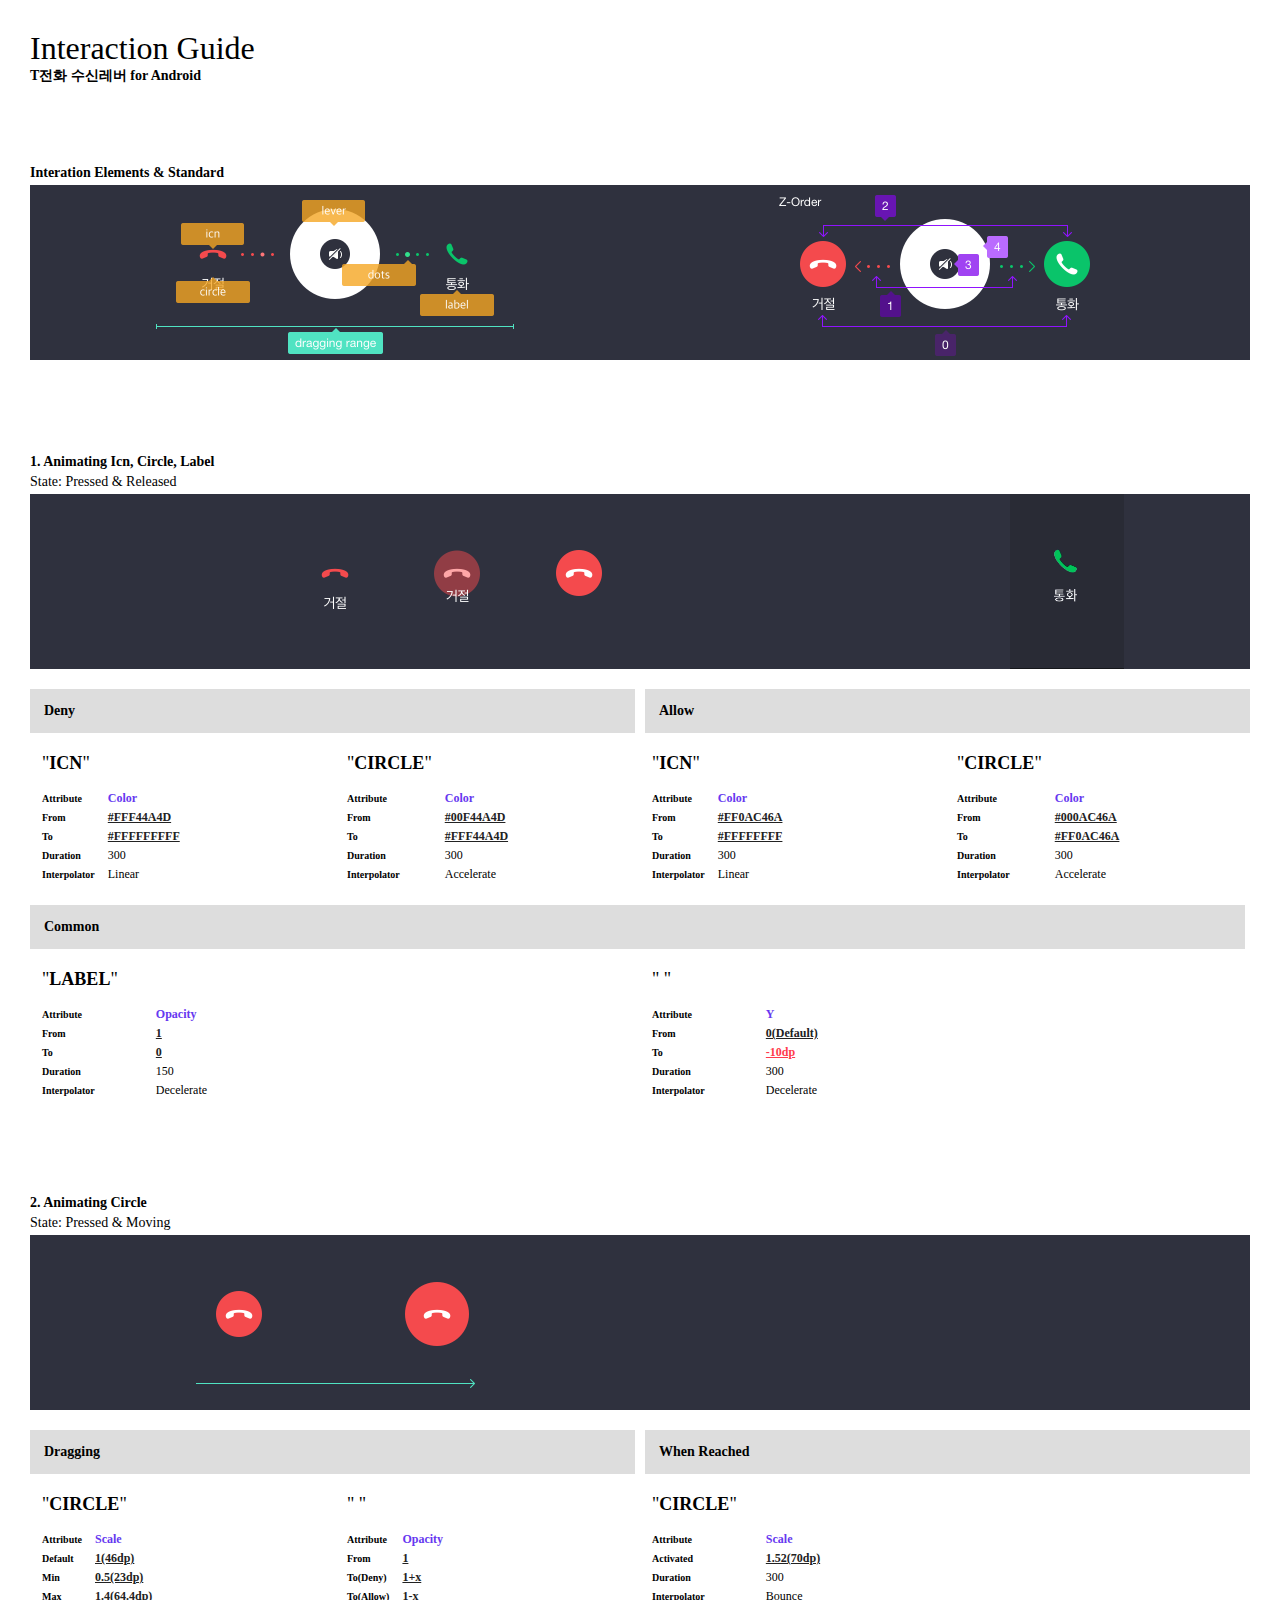
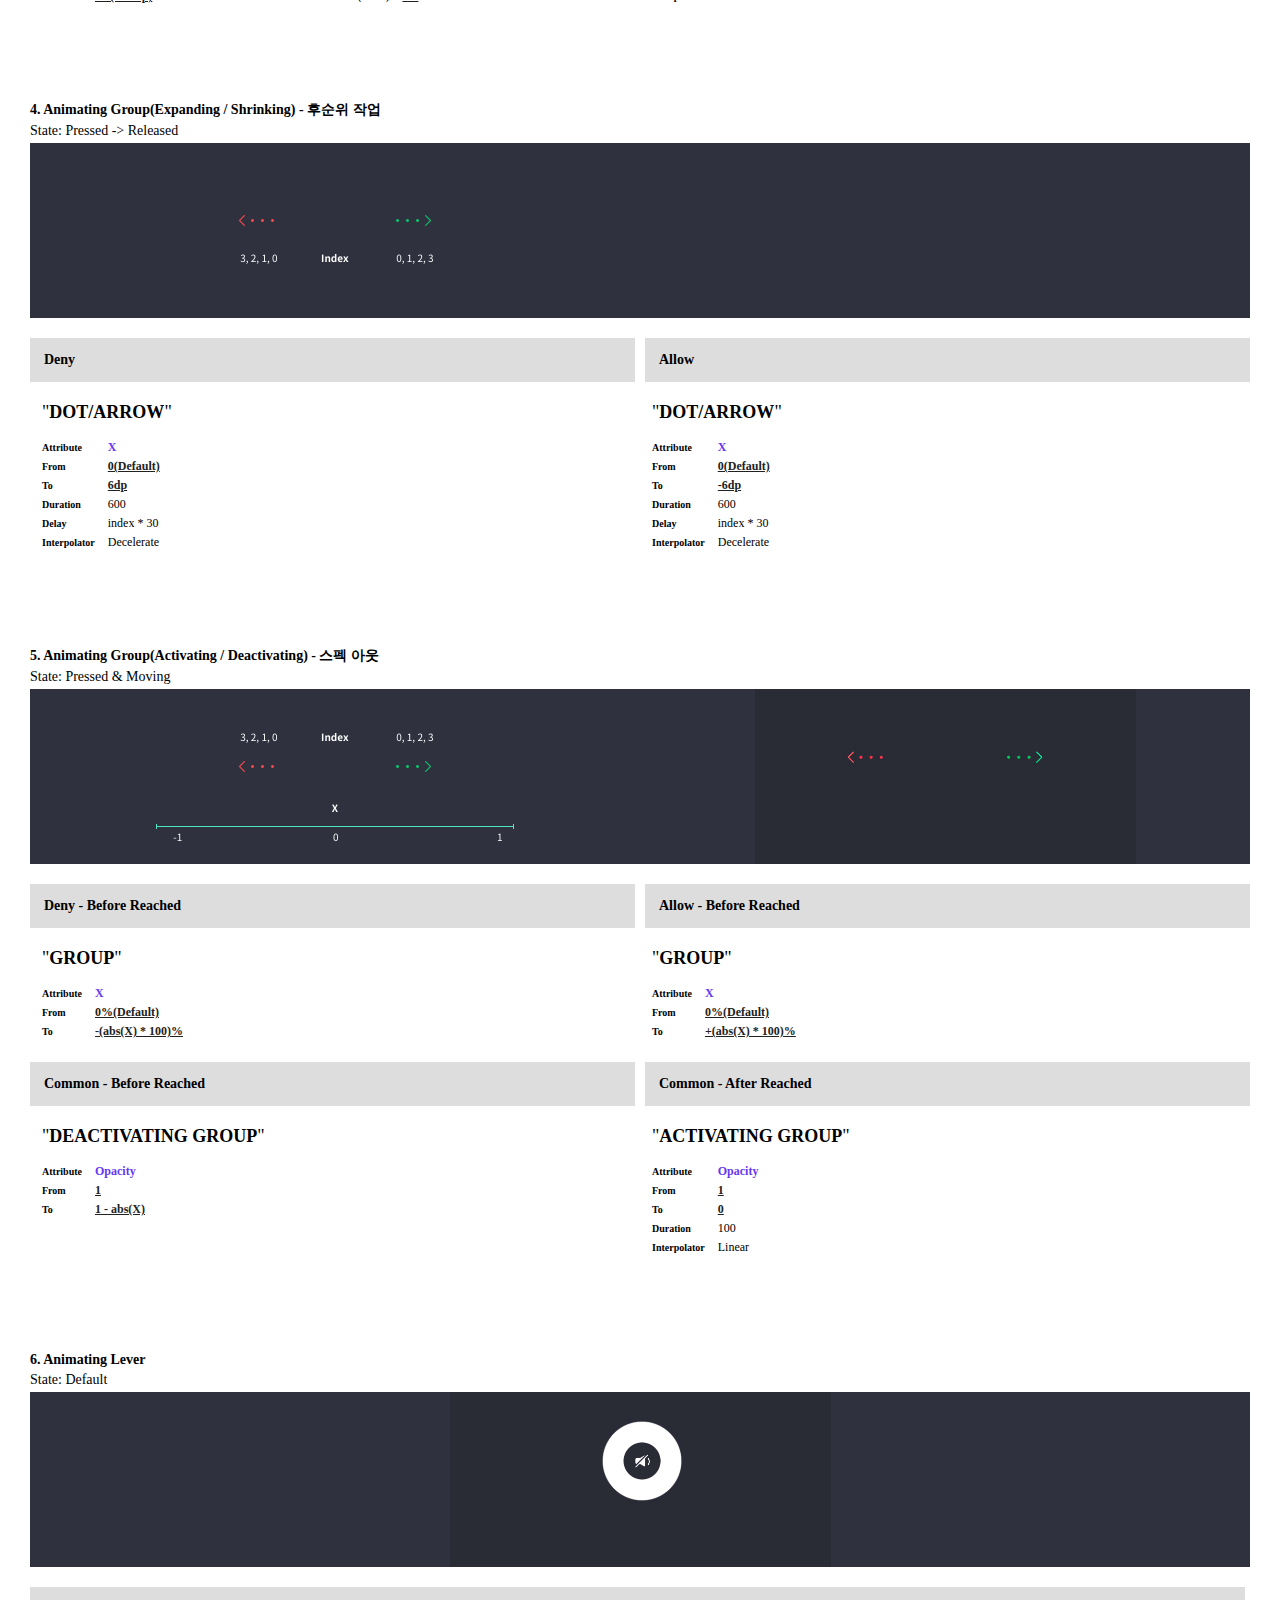
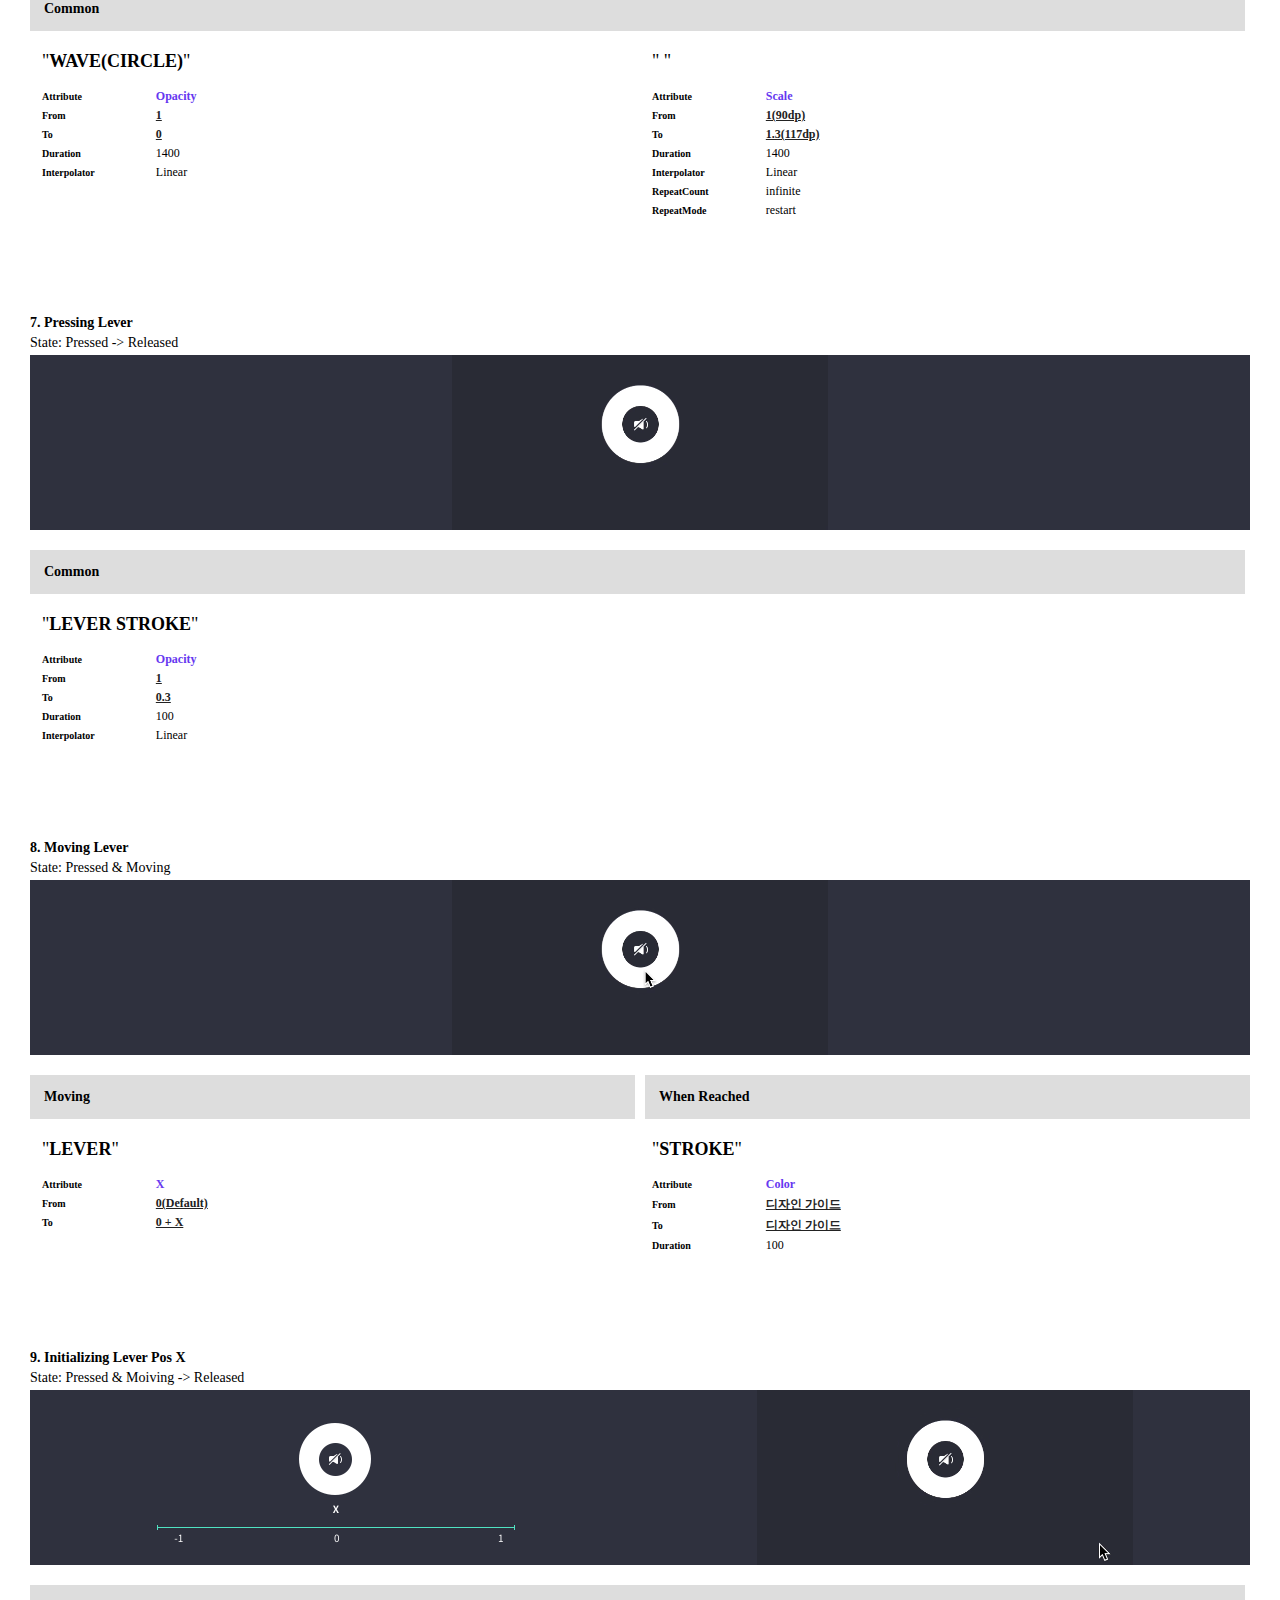
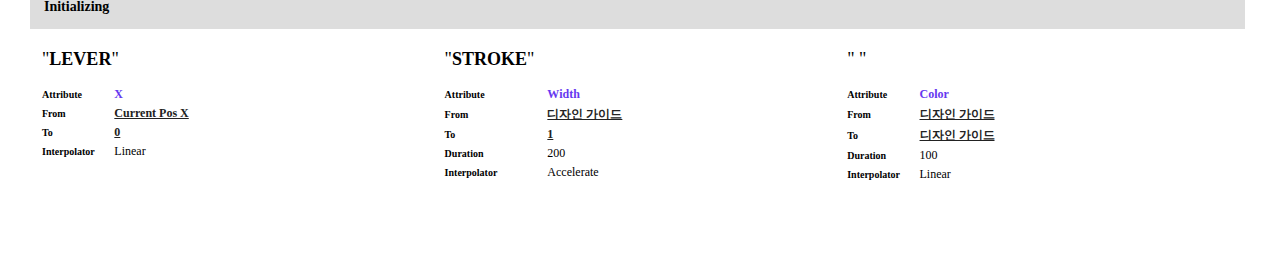
<file: tcall/lever/v01/index.html>
<html5><head><link href="new.css" rel="stylesheet" type="text/css"><meta charset="UTF-8"><meta name="T전화 수신레버 Intearction Guide"><title>T전화 수신레버 Interaction Guide</title></head><body><header><p class="title">Interaction Guide</p><p class="desc">T전화 수신레버 for Android</p></header><ul class="flex-wrapper"><li id="standard"><p class="title">Interation Elements & Standard</p><div class="contents-wrapper"><div class="img-wrapper width50"><img class="common-img" src="img/elements.png"></div><div class="img-wrapper width50"><img class="common-img" src="img/z.png"></div></div></li><li><p class="title">1. Animating Icn, Circle, Label</p><p class="s-title">State: Pressed & Released</p><div class="contents-wrapper"><div class="img-wrapper width70"><img class="common-img" src="img/btn.png"></div><div class="video-wrapper width30"><video autoplay="" loop=""><source src="mov/icncirclebtn.mov" type="video/mp4"></video></div></div><div class="table-wrapper"><div class="table-divide width50"><p class="table-divide-title">Deny</p><table><tr><th class="title" colspan="2">Icn</th></tr><tr><th>Attribute</th><td>Color</td></tr><tr><th>From</th><td class="value">#FFF44A4D</td></tr><tr><th>To</th><td class="value">#FFFFFFFFF</td></tr><tr><th>Duration</th><td>300</td></tr><tr><th>Interpolator</th><td>Linear</td></tr></table><table><tr><th class="title">Circle</th></tr><tr><th>Attribute</th><td>Color</td></tr><tr><th>From</th><td class="value">#00F44A4D</td></tr><tr><th>To</th><td class="value">#FFF44A4D</td></tr><tr><th>Duration</th><td>300</td></tr><tr><th>Interpolator</th><td>Accelerate</td></tr></table></div><div class="table-divide width50"><p class="table-divide-title">Allow</p><table><tr><th class="title" colspan="2">Icn</th></tr><tr><th>Attribute</th><td>Color</td></tr><tr><th>From</th><td class="value">#FF0AC46A</td></tr><tr><th>To</th><td class="value">#FFFFFFFF</td></tr><tr><th>Duration</th><td>300</td></tr><tr><th>Interpolator</th><td>Linear</td></tr></table><table><tr><th class="title">Circle</th></tr><tr><th>Attribute</th><td>Color</td></tr><tr><th>From</th><td class="value">#000AC46A</td></tr><tr><th>To</th><td class="value">#FF0AC46A</td></tr><tr><th>Duration</th><td>300</td></tr><tr><th>Interpolator</th><td>Accelerate</td></tr></table></div><div class="table-divide width100"><table><p class="table-divide-title">Common</p><tr><th class="title" colspan="2">Label</th></tr><tr><th>Attribute</th><td>Opacity</td></tr><tr><th>From</th><td class="value">1</td></tr><tr><th>To</th><td class="value">0</td></tr><tr><th>Duration</th><td>150</td></tr><tr><th>Interpolator</th><td>Decelerate</td></tr></table><table><tr><th class="title">&nbsp;</th></tr><tr><th>Attribute</th><td>Y</td></tr><tr><th>From</th><td class="value">0(Default)</td></tr><tr><th>To</th><td class="value edited">-10dp</td></tr><tr><th>Duration</th><td>300</td></tr><tr><th>Interpolator</th><td>Decelerate</td></tr></table></div></div></li><li><p class="title">2. Animating Circle</p><p class="s-title">State: Pressed & Moving</p><div class="contents"><div class="contents-wrapper"><div class="img-wrapper width50"><img class="common-img" src="img/btn_active.png"></div><div class="video-wrapper width50"><video autoplay="" loop=""><source src="mov/btns.mov" type="video/mp4"></video></div></div><div class="table-wrapper"><div class="table-divide width50"><p class="table-divide-title">Dragging				</p><table><tr><th class="title" colspan="2">Circle</th></tr><tr><th>Attribute</th><td>Scale</td></tr><tr><th>Default</th><td class="value">1(46dp)</td></tr><tr><th>Min</th><td class="value">0.5(23dp)</td></tr><tr><th>Max</th><td class="value">1.4(64.4dp)			</td></tr></table><table><tr><th class="title" colspan="2">&nbsp;</th></tr><tr><th>Attribute</th><td>Opacity</td></tr><tr><th>From</th><td class="value">1</td></tr><tr><th>To(Deny)</th><td class="value">1+x</td></tr><tr><th>To(Allow)</th><td class="value">1-x</td></tr></table></div><div class="table-divide width50"><p class="table-divide-title">When Reached				</p><table class="width100"><tr><th class="title" colspan="2">Circle</th></tr><tr><th>Attribute</th><td>Scale</td></tr><tr><th>Activated</th><td class="value">1.52(70dp)</td></tr><tr><th>Duration</th><td>300</td></tr><tr><th>Interpolator</th><td class="deprecated">Bounce</td></tr></table></div></div></div></li><li class="order-out"><p class="title">4. Animating Group(Expanding / Shrinking) - 후순위 작업</p><p class="s-title">State: Pressed -> Released</p><div class="contents-wrapper"><div class="img-wrapper width50"><img class="common-img" src="img/dots.png"></div><div class="video-wrapper width50"><video autoplay="" loop=""><source src="mov/shrinking.mov" type="video/mp4"></video></div></div><div class="table-wrapper"><div class="table-divide width50"><p class="table-divide-title">Deny					</p><table><tr><th class="title" colspan="2">Dot/Arrow</th></tr><tr><th>Attribute</th><td>X</td></tr><tr><th>From</th><td class="value">0(Default)</td></tr><tr><th>To</th><td class="value">6dp</td></tr><tr><th>Duration</th><td>600</td></tr><tr><th>Delay</th><td>index * 30</td></tr><tr><th>Interpolator</th><td>Decelerate</td></tr></table></div><div class="table-divide width50"><p class="table-divide-title">Allow					</p><table><tr><th class="title" colspan="2">Dot/Arrow</th></tr><tr><th>Attribute</th><td>X</td></tr><tr><th>From</th><td class="value">0(Default)</td></tr><tr><th>To</th><td class="value">-6dp</td></tr><tr><th>Duration</th><td>600</td></tr><tr><th>Delay</th><td>index * 30</td></tr><tr><th>Interpolator</th><td>Decelerate</td></tr></table></div></div></li><li class="deprecated high-height"><p class="title">5. Animating Group(Activating / Deactivating) - 스펙 아웃</p><p class="s-title">State: Pressed & Moving</p><div class="contents-wrapper"><div class="img-wrapper width50"><img class="common-img" src="img/arrow_dot.png"></div><div class="video-wrapper width50"><video autoplay="" loop=""><source src="mov/dots_activating.mov" type="video/mp4"></video></div></div><div class="table-wrapper"><div class="table-divide width50"><p class="table-divide-title">Deny - Before Reached</p><table><tr><th class="title" colspan="2">Group</th></tr><tr><th>Attribute</th><td>X</td></tr><tr><th>From</th><td class="value">0%(Default)</td></tr><tr><th>To</th><td class="value">-(abs(X) * 100)%</td></tr></table></div><div class="table-divide width50"><p class="table-divide-title">Allow - Before Reached</p><table><tr><th class="title" colspan="2">Group</th></tr><tr><th>Attribute</th><td>X</td></tr><tr><th>From</th><td class="value">0%(Default)</td></tr><tr><th>To</th><td class="value">+(abs(X) * 100)%</td></tr></table></div><div class="table-divide width50"><p class="table-divide-title">Common - Before Reached</p><table><tr><th class="title" colspan="2">Deactivating Group</th></tr><tr><th>Attribute</th><td>Opacity</td></tr><tr><th>From</th><td class="value">1</td></tr><tr><th>To</th><td class="value">1 - abs(X)</td></tr></table></div><div class="table-divide width50"><p class="table-divide-title">Common - After Reached</p><table><tr><th class="title" colspan="2">Activating Group</th></tr><tr><th>Attribute</th><td>Opacity</td></tr><tr><th>From</th><td class="value">1</td></tr><tr><th>To</th><td class="value">0</td></tr><tr><th>Duration</th><td>100</td></tr><tr><th>Interpolator</th><td>Linear		</td></tr></table></div></div></li><li><p class="title">6. Animating Lever</p><p class="s-title">State: Default</p><div class="contents-wrapper"><div class="video-wrapper width100"><video autoplay="" loop=""><source src="mov/lever.mov" type="video/mp4"></video></div></div><div class="table-wrapper"><div class="table-divide width100"><p class="table-divide-title">Common			</p><table><tr><th class="title" colspan="2">Wave(Circle)</th></tr><tr><th>Attribute</th><td>Opacity</td></tr><tr><th>From</th><td class="value">1</td></tr><tr><th>To</th><td class="value">0</td></tr><tr><th>Duration</th><td>1400</td></tr><tr><th>Interpolator</th><td>Linear</td></tr></table><table><tr><th class="title">&nbsp;</th></tr><tr><th>Attribute</th><td>Scale</td></tr><tr><th>From</th><td class="value">1(90dp)</td></tr><tr><th>To</th><td class="value">1.3(117dp)</td></tr><tr><th>Duration</th><td>1400</td></tr><tr><th>Interpolator</th><td>Linear</td></tr><tr><th>RepeatCount</th><td>infinite</td></tr><tr><th>RepeatMode</th><td>restart</td></tr></table></div></div></li><li><p class="title">7. Pressing Lever</p><p class="s-title">State: Pressed -> Released</p><div class="contents-wrapper"><div class="video-wrapper width100"><video autoplay="" loop=""><source src="mov/lever_pressed.mov" type="video/mp4"></video></div></div><div class="table-wrapper"><div class="table-divide width100"><p class="table-divide-title">Common						</p><table><tr><th class="title" colspan="2">Lever Stroke</th></tr><tr><th>Attribute</th><td>Opacity</td></tr><tr><th>From</th><td class="value">1</td></tr><tr><th>To</th><td class="value">0.3</td></tr><tr><th>Duration</th><td>100</td></tr><tr><th>Interpolator</th><td>Linear</td></tr></table></div></div></li><li><p class="title">8. Moving Lever</p><p class="s-title">State: Pressed & Moving</p><div class="contents-wrapper"><div class="video-wrapper width100"><video autoplay="" loop=""><source src="mov/lever_moving.mov" type="video/mp4"></video></div></div><div class="table-wrapper"><div class="table-divide width50"><p class="table-divide-title">Moving</p><table class="width100"><tr><th class="title" colspan="2">Lever</th></tr><tr><th>Attribute</th><td>X</td></tr><tr><th>From</th><td class="value">0(Default)</td></tr><tr><th>To</th><td class="value">0 + X</td></tr></table></div><div class="table-divide width50"><p class="table-divide-title">When Reached</p><table class="width100"><tr><th class="title">Stroke</th></tr><tr><th>Attribute</th><td>Color</td></tr><tr><th>From</th><td class="value">디자인 가이드</td></tr><tr><th>To</th><td class="value">디자인 가이드</td></tr><tr><th>Duration</th><td>100</td></tr></table></div></div></li><li><p class="title">9. Initializing Lever Pos X</p><p class="s-title">State: Pressed & Moiving -> Released</p><div class="contents-wrapper"><div class="img-wrapper width50"><img class="common-img" src="img/lever_pos.png"></div><div class="video-wrapper width50"><video autoplay="" loop=""><source src="mov/lever_initializing.mov" type="video/mp4"></video></div></div><div class="table-wrapper"><div class="table-divide width100"><p class="table-divide-title">Initializing		</p><table class="width33"><tr><th class="title" colspan="2">Lever</th></tr><tr><th>Attribute</th><td>X</td></tr><tr><th>From</th><td class="value">Current Pos X</td></tr><tr><th>To</th><td class="value">0</td></tr><tr><th>Interpolator</th><td>Linear</td></tr></table><table class="width33"><tr><th class="title">Stroke</th></tr><tr><th>Attribute</th><td>Width</td></tr><tr><th>From</th><td class="value">디자인 가이드</td></tr><tr><th>To</th><td class="value">1</td></tr><tr><th>Duration</th><td>200</td></tr><tr><th>Interpolator</th><td>Accelerate</td></tr></table><table class="width33"><tr><th class="title">&nbsp;</th></tr><tr><th>Attribute</th><td>Color</td></tr><tr><th>From</th><td class="value">디자인 가이드</td></tr><tr><th>To</th><td class="value">디자인 가이드</td></tr><tr><th>Duration</th><td>100</td></tr><tr><th>Interpolator</th><td>Linear</td></tr></table></div></div></li></ul></body></html5>
</file>
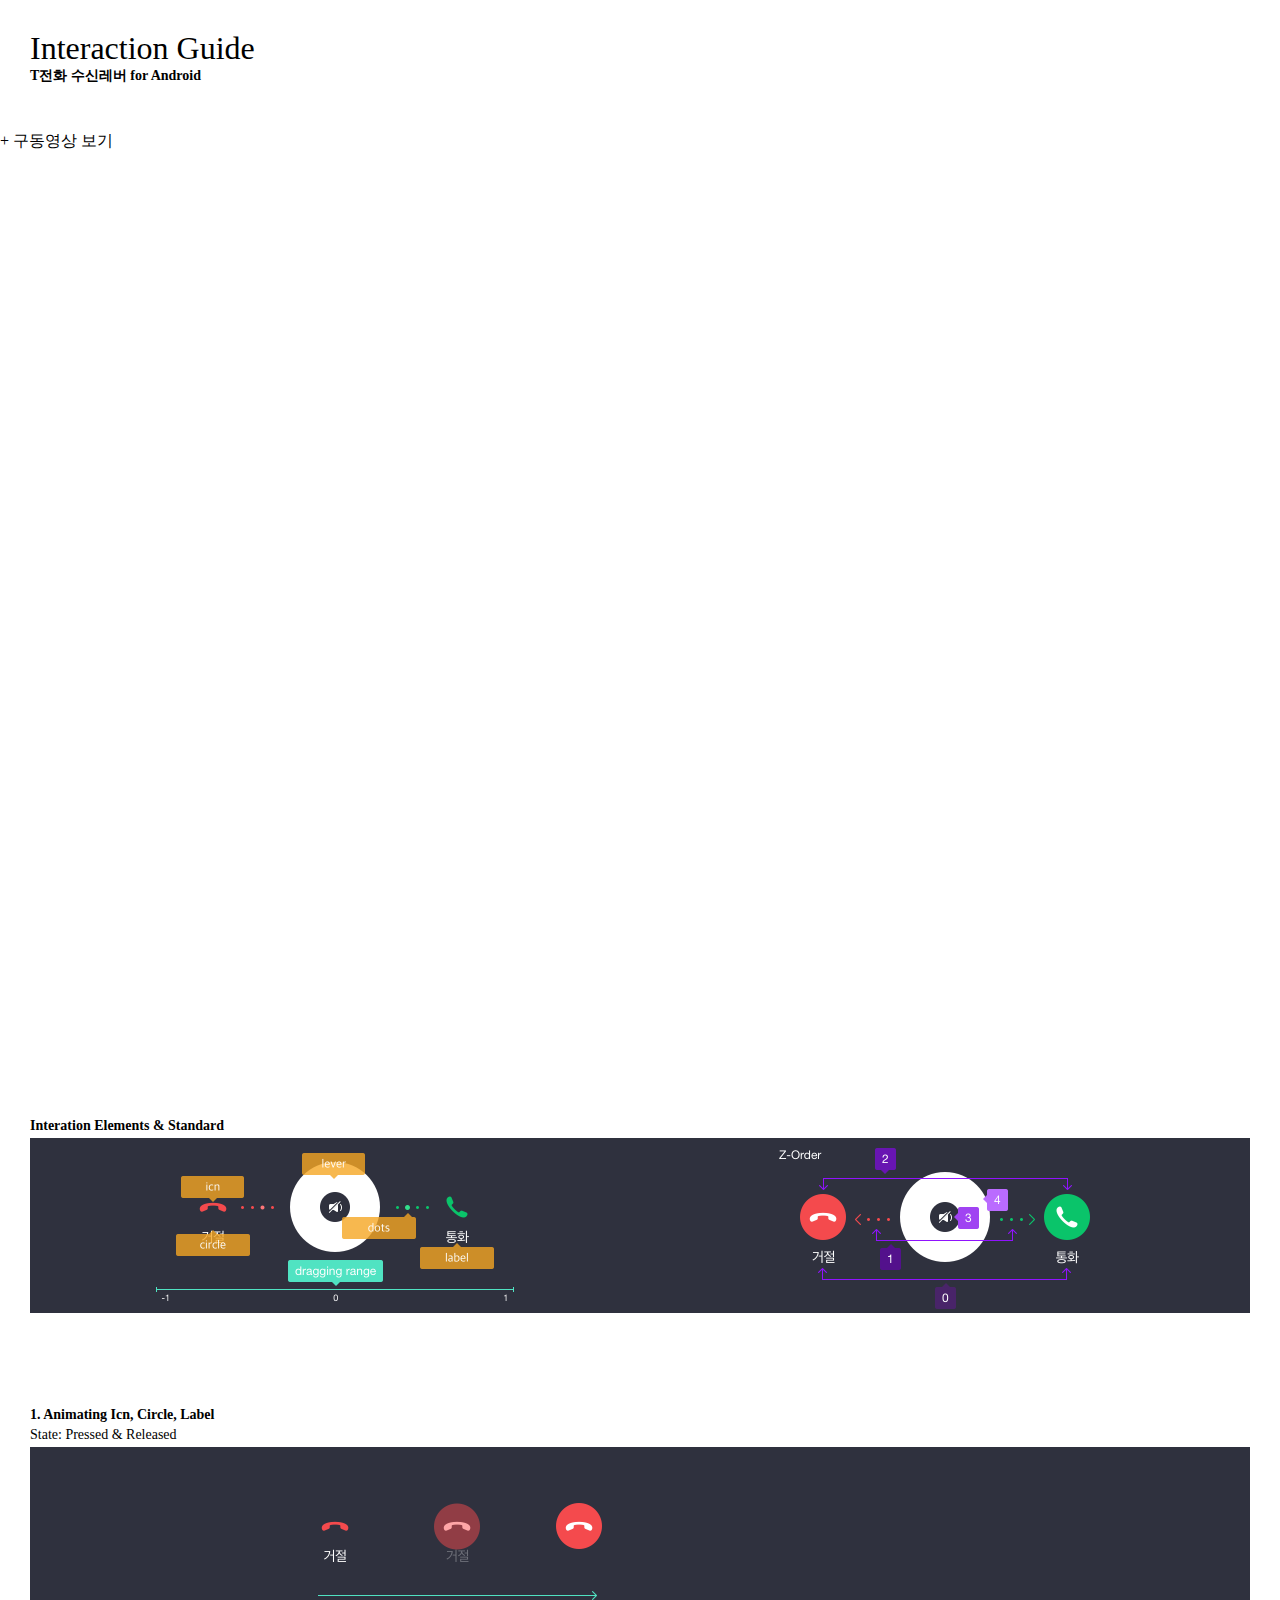
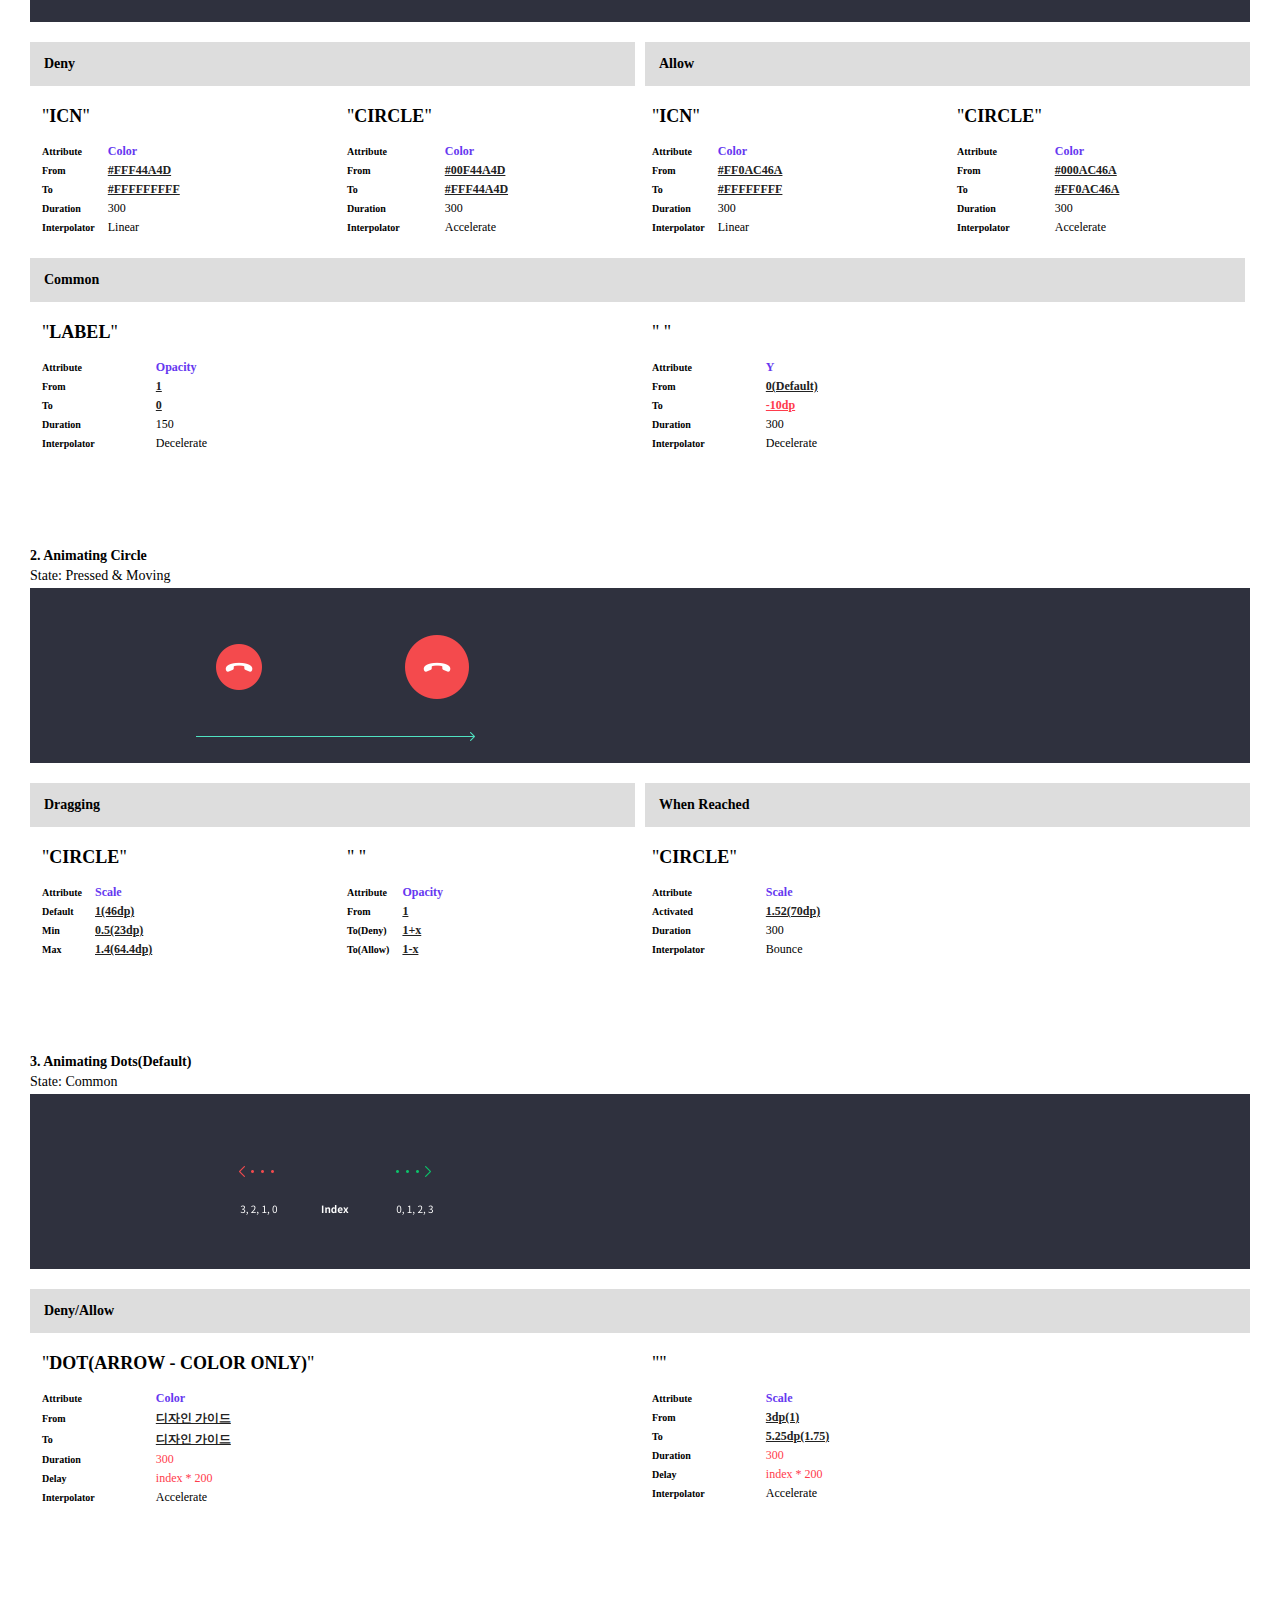
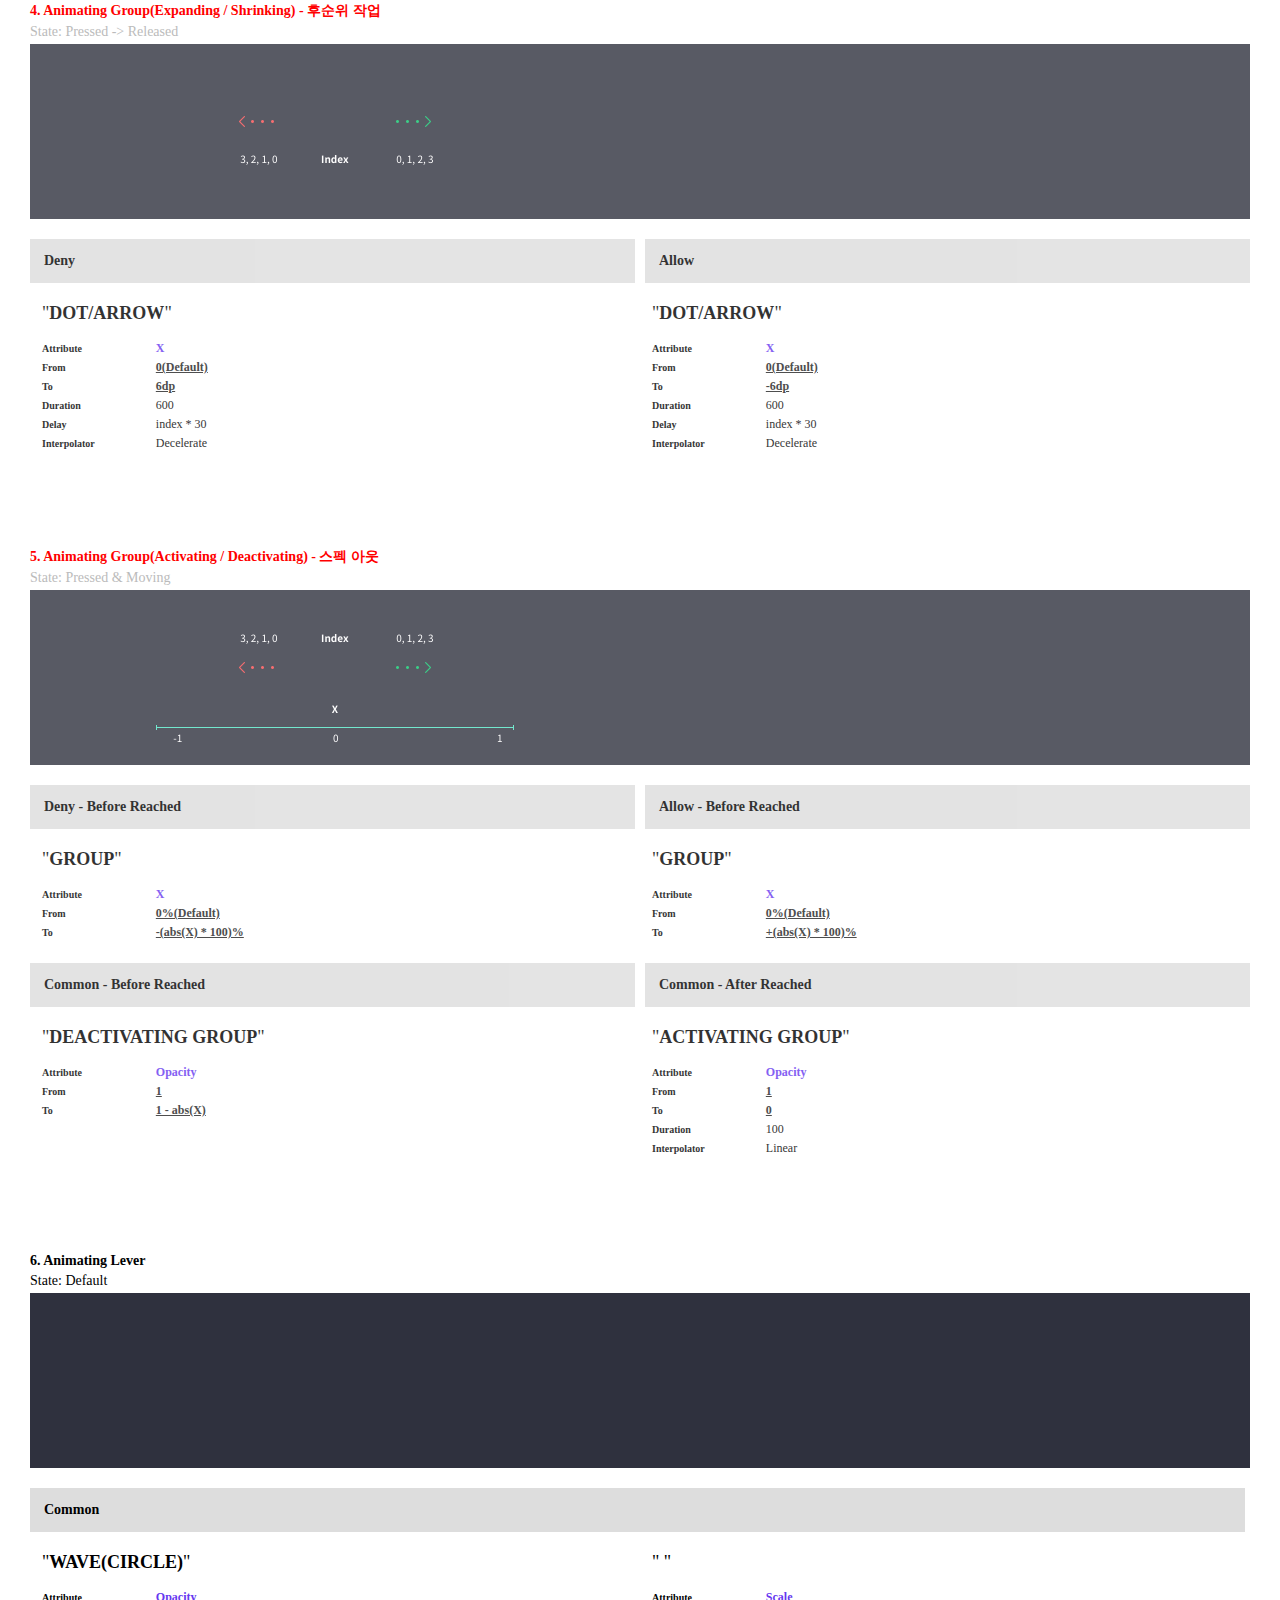
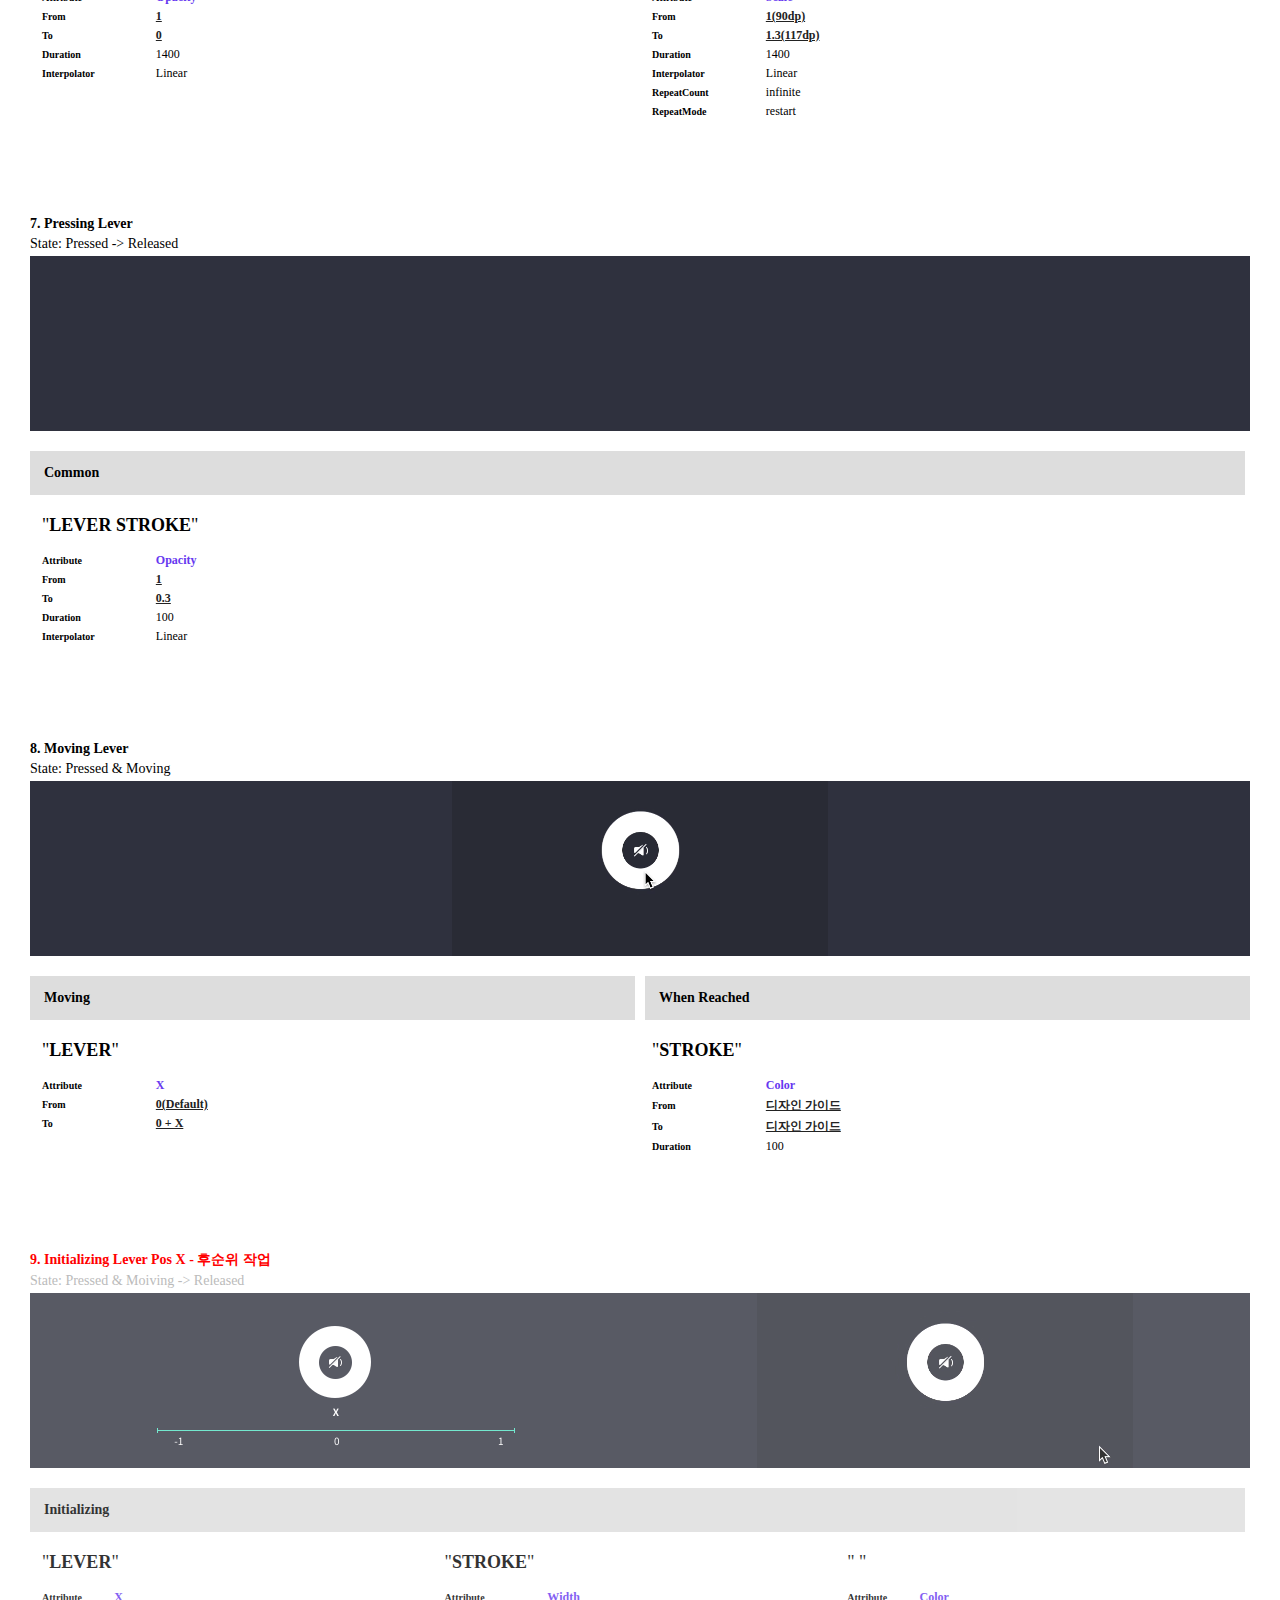
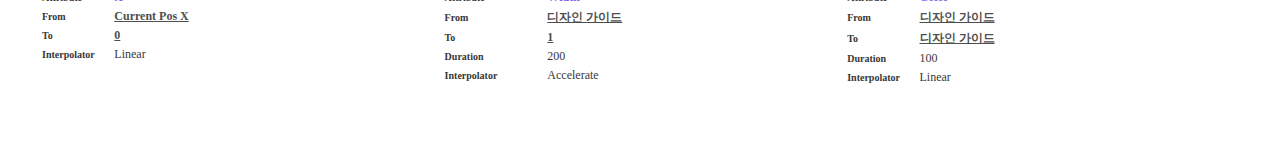
<file: tcall/lever/v02/index.html>
<html5><head><link href="new.css" rel="stylesheet" type="text/css"><meta charset="UTF-8"><meta name="T전화 수신레버 Intearction Guide"><title>T전화 수신레버 Interaction Guide, 180109</title></head><body><header><p class="title">Interaction Guide</p><p class="desc">T전화 수신레버 for Android</p></header><div class="mov-wrapper shrinked" id="target"><p id="toggleText" onclick="toggleMov()">+ 구동영상 보기</p><iframe frameborder="0" height="100%" src="https://player.vimeo.com/video/250240433">webkitallowfullscreen mozallowfullscreen allowfullscreen</iframe><script>var target = document.getElementById('target');
var text = document.getElementById('toggleText');

function toggleMov(){
    if (target.classList.contains('shrinked')){
        target.classList.remove('shrinked');
        text.textContent = '+ 구동영상 보기';
    } else {
        target.classList.add('shrinked');
        text.textContent = '- 구동영상 닫기';
    }
}</script></div><ul class="flex-wrapper"><li id="standard"><p class="title">Interation Elements & Standard</p><div class="contents-wrapper"><div class="img-wrapper width50"><img class="common-img" src="img/elements.png"></div><div class="img-wrapper width50"><img class="common-img" src="img/z.png"></div></div></li><li><p class="title">1. Animating Icn, Circle, Label</p><p class="s-title">State: Pressed & Released</p><div class="contents-wrapper"><div class="img-wrapper width70"><img class="common-img" src="img/btn.png"></div><div class="video-wrapper width30"><video autoplay="" loop=""><source src="mov/icncirclebtn.mov" type="video/mp4"></video></div></div><div class="table-wrapper"><div class="table-divide width50"><p class="table-divide-title">Deny</p><table><tr><th class="title" colspan="2">Icn</th></tr><tr><th>Attribute</th><td>Color</td></tr><tr><th>From</th><td class="value">#FFF44A4D</td></tr><tr><th>To</th><td class="value">#FFFFFFFFF</td></tr><tr><th>Duration</th><td>300</td></tr><tr><th>Interpolator</th><td>Linear</td></tr></table><table><tr><th class="title">Circle</th></tr><tr><th>Attribute</th><td>Color</td></tr><tr><th>From</th><td class="value">#00F44A4D</td></tr><tr><th>To</th><td class="value">#FFF44A4D</td></tr><tr><th>Duration</th><td>300</td></tr><tr><th>Interpolator</th><td>Accelerate</td></tr></table></div><div class="table-divide width50"><p class="table-divide-title">Allow</p><table><tr><th class="title" colspan="2">Icn</th></tr><tr><th>Attribute</th><td>Color</td></tr><tr><th>From</th><td class="value">#FF0AC46A</td></tr><tr><th>To</th><td class="value">#FFFFFFFF</td></tr><tr><th>Duration</th><td>300</td></tr><tr><th>Interpolator</th><td>Linear</td></tr></table><table><tr><th class="title">Circle</th></tr><tr><th>Attribute</th><td>Color</td></tr><tr><th>From</th><td class="value">#000AC46A</td></tr><tr><th>To</th><td class="value">#FF0AC46A</td></tr><tr><th>Duration</th><td>300</td></tr><tr><th>Interpolator</th><td>Accelerate</td></tr></table></div><div class="table-divide width100"><table><p class="table-divide-title">Common</p><tr><th class="title" colspan="2">Label</th></tr><tr><th>Attribute</th><td>Opacity</td></tr><tr><th>From</th><td class="value">1</td></tr><tr><th>To</th><td class="value">0</td></tr><tr><th>Duration</th><td>150</td></tr><tr><th>Interpolator</th><td>Decelerate</td></tr></table><table><tr><th class="title">&nbsp;</th></tr><tr><th>Attribute</th><td>Y</td></tr><tr><th>From</th><td class="value">0(Default)</td></tr><tr><th>To</th><td class="value edited">-10dp</td></tr><tr><th>Duration</th><td>300</td></tr><tr><th>Interpolator</th><td>Decelerate</td></tr></table></div></div></li><li><p class="title">2. Animating Circle</p><p class="s-title">State: Pressed & Moving</p><div class="contents"><div class="contents-wrapper"><div class="img-wrapper width50"><img class="common-img" src="img/btn_active.png"></div><div class="video-wrapper width50"><video autoplay="" loop=""><source src="mov/btns.mov" type="video/mp4"></video></div></div><div class="table-wrapper"><div class="table-divide width50"><p class="table-divide-title">Dragging				</p><table><tr><th class="title" colspan="2">Circle</th></tr><tr><th>Attribute</th><td>Scale</td></tr><tr><th>Default</th><td class="value">1(46dp)</td></tr><tr><th>Min</th><td class="value">0.5(23dp)</td></tr><tr><th>Max</th><td class="value">1.4(64.4dp)			</td></tr></table><table><tr><th class="title" colspan="2">&nbsp;</th></tr><tr><th>Attribute</th><td>Opacity</td></tr><tr><th>From</th><td class="value">1</td></tr><tr><th>To(Deny)</th><td class="value">1+x</td></tr><tr><th>To(Allow)</th><td class="value">1-x</td></tr></table></div><div class="table-divide width50"><p class="table-divide-title">When Reached				</p><table class="width100"><tr><th class="title" colspan="2">Circle</th></tr><tr><th>Attribute</th><td>Scale</td></tr><tr><th>Activated</th><td class="value">1.52(70dp)</td></tr><tr><th>Duration</th><td>300</td></tr><tr><th>Interpolator</th><td class="deprecated">Bounce</td></tr></table></div></div></div></li><li><p class="title">3. Animating Dots(Default)</p><p class="s-title">State: Common</p><div class="contents-wrapper"><div class="img-wrapper width50"><img class="common-img" src="img/dots.png"></div><div class="video-wrapper width50"><video autoplay="" loop=""><source src="mov/dots.mov" type="video/mp4"></video></div></div><div class="table-wrapper"><div class="table-divide width100"><p class="table-divide-title width100">Deny/Allow				</p><table class="width50"><tr><th class="title" colspan="2">Dot(Arrow - Color only)</th></tr><tr><th>Attribute</th><td>Color</td></tr><tr><th>From</th><td class="value">디자인 가이드</td></tr><tr><th>To</th><td class="value">디자인 가이드</td></tr><tr><th>Duration</th><td class="edited">300</td></tr><tr><th>Delay</th><td class="edited">index * 200</td></tr><tr><th>Interpolator</th><td>Accelerate</td></tr></table><table class="width"><tr><th class="title" colspan="2"></th></tr><tr><th>Attribute</th><td>Scale</td></tr><tr><th>From</th><td class="value">3dp(1)</td></tr><tr><th>To</th><td class="value">5.25dp(1.75)</td></tr><tr><th>Duration</th><td class="edited">300</td></tr><tr><th>Delay</th><td class="edited">index * 200</td></tr><tr><th>Interpolator</th><td>Accelerate	</td></tr></table></div></div></li><li class="spec-out"><p class="title">4. Animating Group(Expanding / Shrinking) - 후순위 작업</p><p class="s-title">State: Pressed -> Released</p><div class="contents-wrapper"><div class="img-wrapper width50"><img class="common-img" src="img/dots.png"></div><div class="video-wrapper width50"><video autoplay="" loop=""><source src="mov/shrinking.mov" type="video/mp4"></video></div></div><div class="table-wrapper"><div class="table-divide width50"><p class="table-divide-title">Deny					</p><table class="width100"><tr><th class="title" colspan="2">Dot/Arrow</th></tr><tr><th>Attribute</th><td>X</td></tr><tr><th>From</th><td class="value">0(Default)</td></tr><tr><th>To</th><td class="value">6dp</td></tr><tr><th>Duration</th><td>600</td></tr><tr><th>Delay</th><td>index * 30</td></tr><tr><th>Interpolator</th><td>Decelerate</td></tr></table></div><div class="table-divide width50"><p class="table-divide-title">Allow					</p><table class="width100"><tr><th class="title" colspan="2">Dot/Arrow</th></tr><tr><th>Attribute</th><td>X</td></tr><tr><th>From</th><td class="value">0(Default)</td></tr><tr><th>To</th><td class="value">-6dp</td></tr><tr><th>Duration</th><td>600</td></tr><tr><th>Delay</th><td>index * 30</td></tr><tr><th>Interpolator</th><td>Decelerate</td></tr></table></div></div></li><li class="spec-out"><p class="title">5. Animating Group(Activating / Deactivating) - 스펙 아웃</p><p class="s-title">State: Pressed & Moving</p><div class="contents-wrapper"><div class="img-wrapper width50"><img class="common-img" src="img/arrow_dot.png"></div><div class="video-wrapper width50"><video autoplay="" loop=""><source src="mov/dots_activating.mov" type="video/mp4"></video></div></div><div class="table-wrapper"><div class="table-divide width50"><p class="table-divide-title">Deny - Before Reached</p><table class="width100"><tr><th class="title" colspan="2">Group</th></tr><tr><th>Attribute</th><td>X</td></tr><tr><th>From</th><td class="value">0%(Default)</td></tr><tr><th>To</th><td class="value">-(abs(X) * 100)%</td></tr></table></div><div class="table-divide width50"><p class="table-divide-title">Allow - Before Reached</p><table class="width100"><tr><th class="title" colspan="2">Group</th></tr><tr><th>Attribute</th><td>X</td></tr><tr><th>From</th><td class="value">0%(Default)</td></tr><tr><th>To</th><td class="value">+(abs(X) * 100)%</td></tr></table></div><div class="table-divide width50"><p class="table-divide-title">Common - Before Reached</p><table class="width100"><tr><th class="title" colspan="2">Deactivating Group</th></tr><tr><th>Attribute</th><td>Opacity</td></tr><tr><th>From</th><td class="value">1</td></tr><tr><th>To</th><td class="value">1 - abs(X)</td></tr></table></div><div class="table-divide width50"><p class="table-divide-title">Common - After Reached</p><table class="width100"><tr><th class="title" colspan="2">Activating Group</th></tr><tr><th>Attribute</th><td>Opacity</td></tr><tr><th>From</th><td class="value">1</td></tr><tr><th>To</th><td class="value">0</td></tr><tr><th>Duration</th><td>100</td></tr><tr><th>Interpolator</th><td>Linear		</td></tr></table></div></div></li><li><p class="title">6. Animating Lever</p><p class="s-title">State: Default</p><div class="contents-wrapper"><div class="video-wrapper width100"><video autoplay="" loop=""><source src="mov/lever.mov" type="video/mp4"></video></div></div><div class="table-wrapper"><div class="table-divide width100"><p class="table-divide-title">Common			</p><table><tr><th class="title" colspan="2">Wave(Circle)</th></tr><tr><th>Attribute</th><td>Opacity</td></tr><tr><th>From</th><td class="value">1</td></tr><tr><th>To</th><td class="value">0</td></tr><tr><th>Duration</th><td>1400</td></tr><tr><th>Interpolator</th><td>Linear</td></tr></table><table><tr><th class="title">&nbsp;</th></tr><tr><th>Attribute</th><td>Scale</td></tr><tr><th>From</th><td class="value">1(90dp)</td></tr><tr><th>To</th><td class="value">1.3(117dp)</td></tr><tr><th>Duration</th><td>1400</td></tr><tr><th>Interpolator</th><td>Linear</td></tr><tr><th>RepeatCount</th><td>infinite</td></tr><tr><th>RepeatMode</th><td>restart</td></tr></table></div></div></li><li><p class="title">7. Pressing Lever</p><p class="s-title">State: Pressed -> Released</p><div class="contents-wrapper"><div class="video-wrapper width100"><video autoplay="" loop=""><source src="mov/lever_pressed.mov" type="video/mp4"></video></div></div><div class="table-wrapper"><div class="table-divide width100"><p class="table-divide-title">Common						</p><table><tr><th class="title" colspan="2">Lever Stroke</th></tr><tr><th>Attribute</th><td>Opacity</td></tr><tr><th>From</th><td class="value">1</td></tr><tr><th>To</th><td class="value">0.3</td></tr><tr><th>Duration</th><td>100</td></tr><tr><th>Interpolator</th><td>Linear</td></tr></table></div></div></li><li><p class="title">8. Moving Lever</p><p class="s-title">State: Pressed & Moving</p><div class="contents-wrapper"><div class="video-wrapper width100"><video autoplay="" loop=""><source src="mov/lever_moving.mov" type="video/mp4"></video></div></div><div class="table-wrapper"><div class="table-divide width50"><p class="table-divide-title">Moving</p><table class="width100"><tr><th class="title" colspan="2">Lever</th></tr><tr><th>Attribute</th><td>X</td></tr><tr><th>From</th><td class="value">0(Default)</td></tr><tr><th>To</th><td class="value">0 + X</td></tr></table></div><div class="table-divide width50"><p class="table-divide-title">When Reached</p><table class="width100"><tr><th class="title">Stroke</th></tr><tr><th>Attribute</th><td>Color</td></tr><tr><th>From</th><td class="value">디자인 가이드</td></tr><tr><th>To</th><td class="value">디자인 가이드</td></tr><tr><th>Duration</th><td>100</td></tr></table></div></div></li><li class="spec-out"><p class="title">9. Initializing Lever Pos X - 후순위 작업</p><p class="s-title">State: Pressed & Moiving -> Released</p><div class="contents-wrapper"><div class="img-wrapper width50"><img class="common-img" src="img/lever_pos.png"></div><div class="video-wrapper width50"><video autoplay="" loop=""><source src="mov/lever_initializing.mov" type="video/mp4"></video></div></div><div class="table-wrapper"><div class="table-divide width100"><p class="table-divide-title">Initializing		</p><table class="width33"><tr><th class="title" colspan="2">Lever</th></tr><tr><th>Attribute</th><td>X</td></tr><tr><th>From</th><td class="value">Current Pos X</td></tr><tr><th>To</th><td class="value">0</td></tr><tr><th>Interpolator</th><td>Linear</td></tr></table><table class="width33"><tr><th class="title">Stroke</th></tr><tr><th>Attribute</th><td>Width</td></tr><tr><th>From</th><td class="value">디자인 가이드</td></tr><tr><th>To</th><td class="value">1</td></tr><tr><th>Duration</th><td>200</td></tr><tr><th>Interpolator</th><td>Accelerate</td></tr></table><table class="width33"><tr><th class="title">&nbsp;</th></tr><tr><th>Attribute</th><td>Color</td></tr><tr><th>From</th><td class="value">디자인 가이드</td></tr><tr><th>To</th><td class="value">디자인 가이드</td></tr><tr><th>Duration</th><td>100</td></tr><tr><th>Interpolator</th><td>Linear</td></tr></table></div></div></li></ul></body></html5>
</file>
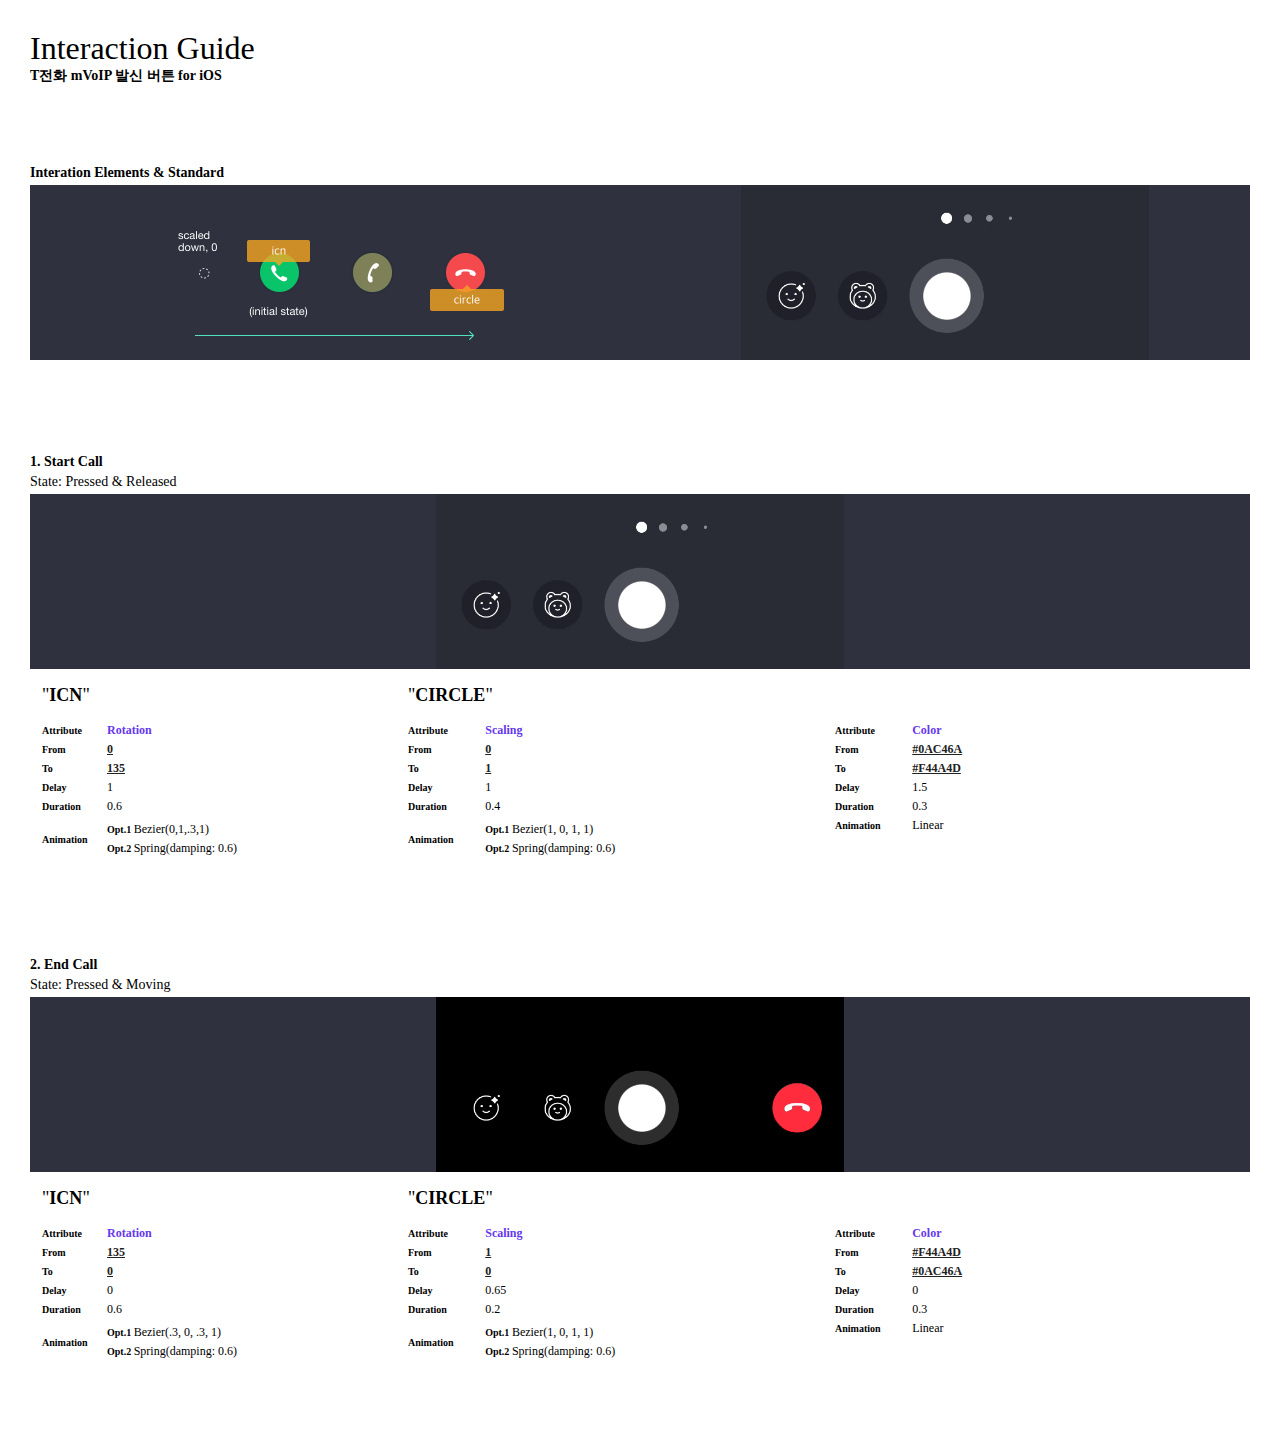
<file: tcall/mvoip/outcoming/index.html>
<html5><head><link href="index.css" rel="stylesheet" type="text/css"><meta charset="UTF-8"><meta name="T전화 mVoIP 발신 Interaction Guide"><title>T전화 mVoIP 발신 Interaction Guide, 180117</title></head><body><header><p class="title">Interaction Guide</p><p class="desc">T전화 mVoIP 발신 버튼 for iOS</p></header><ul class="flex-wrapper"><li id="standard"><p class="title">Interation Elements & Standard</p><div class="contents-wrapper"><div class="img-wrapper width50"><img class="common-img" src="img/flow.png"></div><div class="video-wrapper width50"><video autoplay="" loop=""><source src="mov/main.mov" type="video/mp4"></video></div></div></li><li><p class="title">1. Start Call</p><p class="s-title">State: Pressed & Released</p><div class="contents-wrapper"><div class="video-wrapper width100"><video autoplay="" loop=""><source src="mov/startcall.mov" type="video/mp4"></video></div></div><div class="table-wrapper"><div class="table-divide width30"><table class="width100"><tr><th class="title" colspan="2">Icn</th></tr><tr><th>Attribute</th><td>Rotation</td></tr><tr><th>From</th><td class="value">0</td></tr><tr><th>To</th><td class="value">135</td></tr><tr><th>Delay</th><td>1</td></tr><tr><th>Duration</th><td>0.6</td></tr><tr class="ios"><th>Animation</th><td><p>Bezier(0,1,.3,1)</p><p>Spring(damping: 0.6)</p></td></tr></table></div><div class="table-divide width70"><table><tr><th class="title" colspan="2">Circle</th></tr><tr><th>Attribute</th><td>Scaling</td></tr><tr><th>From</th><td class="value">0</td></tr><tr><th>To</th><td class="value">1</td></tr><tr><th>Delay</th><td>1</td></tr><tr><th>Duration</th><td>0.4</td></tr><tr class="ios"><th>Animation</th><td><p>Bezier(1, 0, 1, 1)</p><p>Spring(damping: 0.6)</p></td></tr></table><table><tr><th class="emptytitle" colspan="2">&nbsp;</th></tr><tr><th>Attribute</th><td>Color</td></tr><tr><th>From</th><td class="value">#0AC46A</td></tr><tr><th>To</th><td class="value">#F44A4D</td></tr><tr><th>Delay</th><td>1.5</td></tr><tr><th>Duration</th><td>0.3</td></tr><tr><th>Animation</th><td>Linear</td></tr></table></div></div></li><li><p class="title">2. End Call</p><p class="s-title">State: Pressed & Moving</p><div class="contents-wrapper"><div class="video-wrapper width100"><video autoplay="" loop=""><source src="mov/endcall.mov" type="video/mp4"></video></div></div><div class="table-wrapper"><div class="table-divide width30"><table class="width100"><tr><th class="title" colspan="2">Icn</th></tr><tr><th>Attribute</th><td>Rotation</td></tr><tr><th>From</th><td class="value">135</td></tr><tr><th>To</th><td class="value">0</td></tr><tr><th>Delay</th><td>0</td></tr><tr><th>Duration</th><td>0.6</td></tr><tr class="ios"><th>Animation</th><td><p>Bezier(.3, 0, .3, 1)</p><p>Spring(damping: 0.6)</p></td></tr></table></div><div class="table-divide width70"><table><tr><th class="title" colspan="2">Circle</th></tr><tr><th>Attribute</th><td>Scaling</td></tr><tr><th>From</th><td class="value">1</td></tr><tr><th>To</th><td class="value">0</td></tr><tr><th>Delay</th><td>0.65</td></tr><tr><th>Duration</th><td>0.2</td></tr><tr class="ios"><th>Animation</th><td><p>Bezier(1, 0, 1, 1)</p><p>Spring(damping: 0.6)</p></td></tr></table><table><tr><th class="emptytitle" colspan="2">&nbsp;</th></tr><tr><th>Attribute</th><td>Color</td></tr><tr><th>From</th><td class="value">#F44A4D</td></tr><tr><th>To</th><td class="value">#0AC46A</td></tr><tr><th>Delay</th><td>0</td></tr><tr><th>Duration</th><td>0.3</td></tr><tr class="ios"><th>Animation</th><td>Linear</td></tr></table></div></div></li></ul></body></html5>
</file>
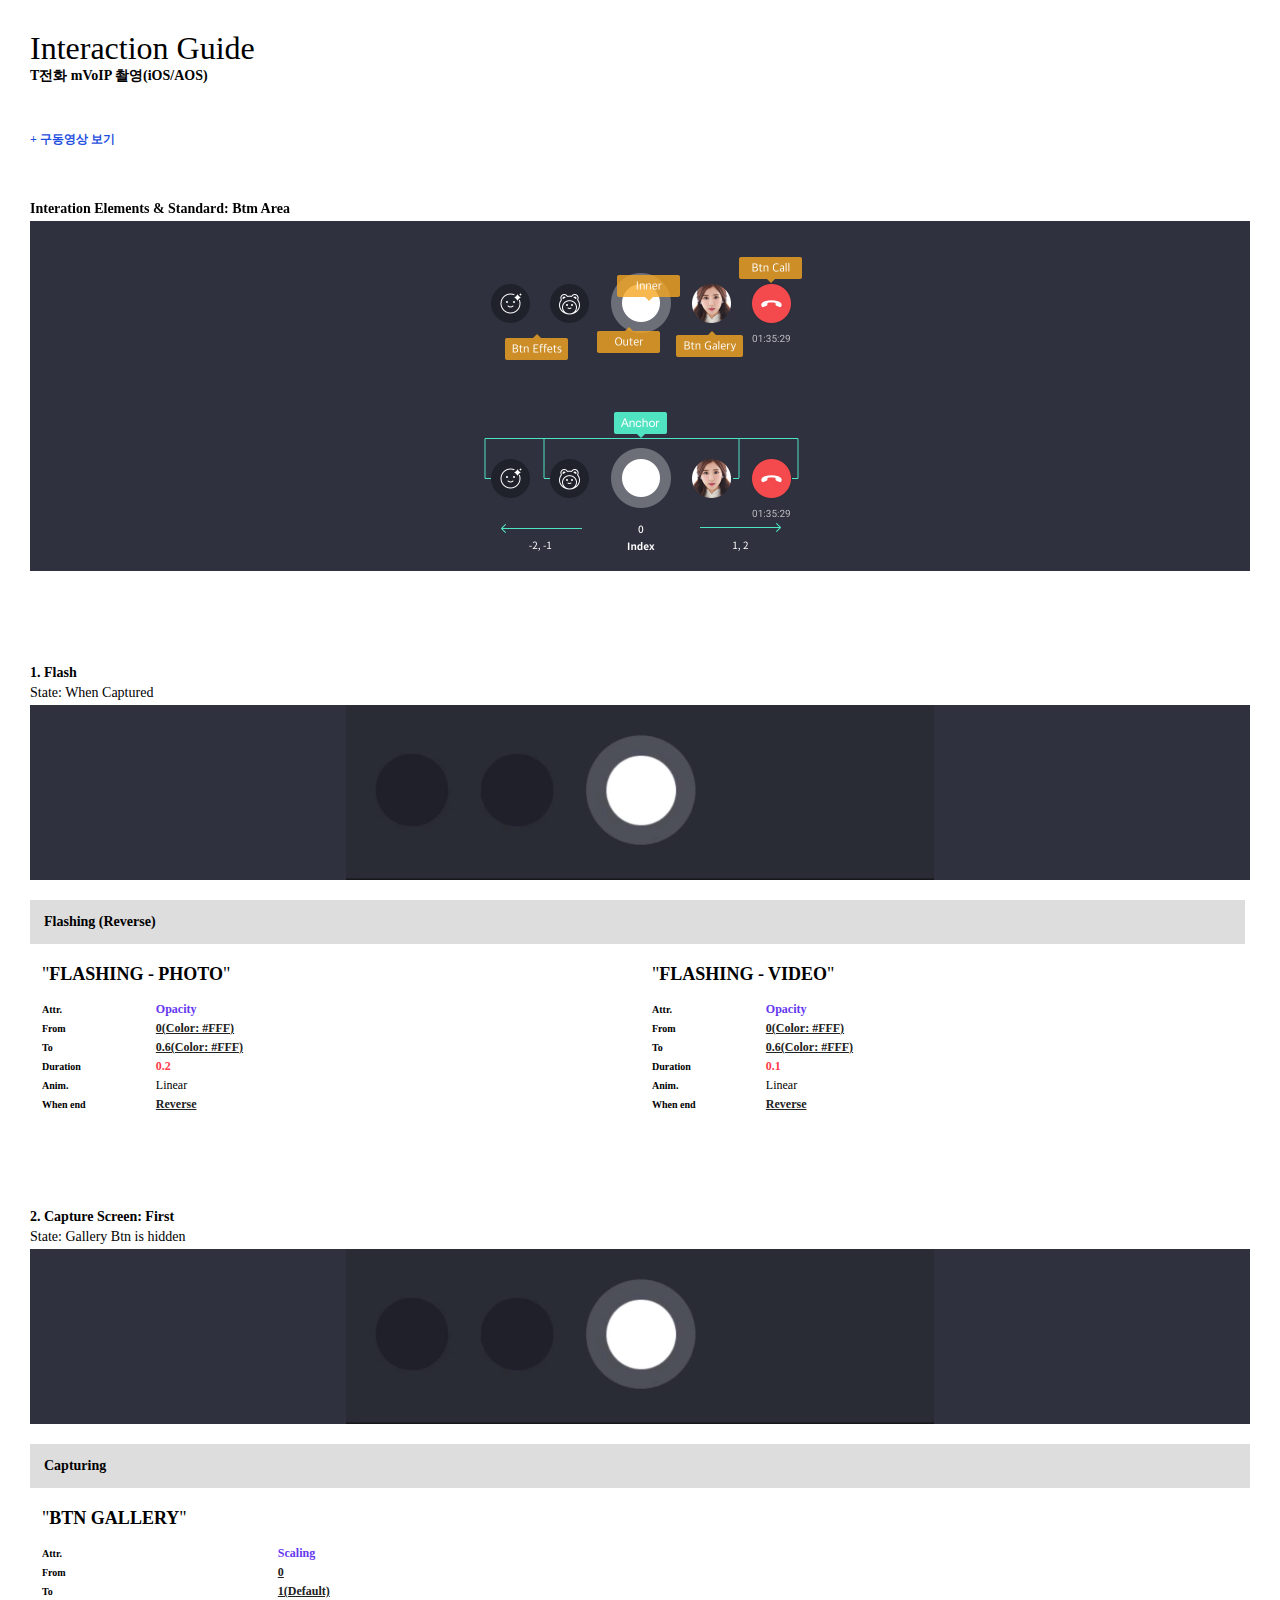
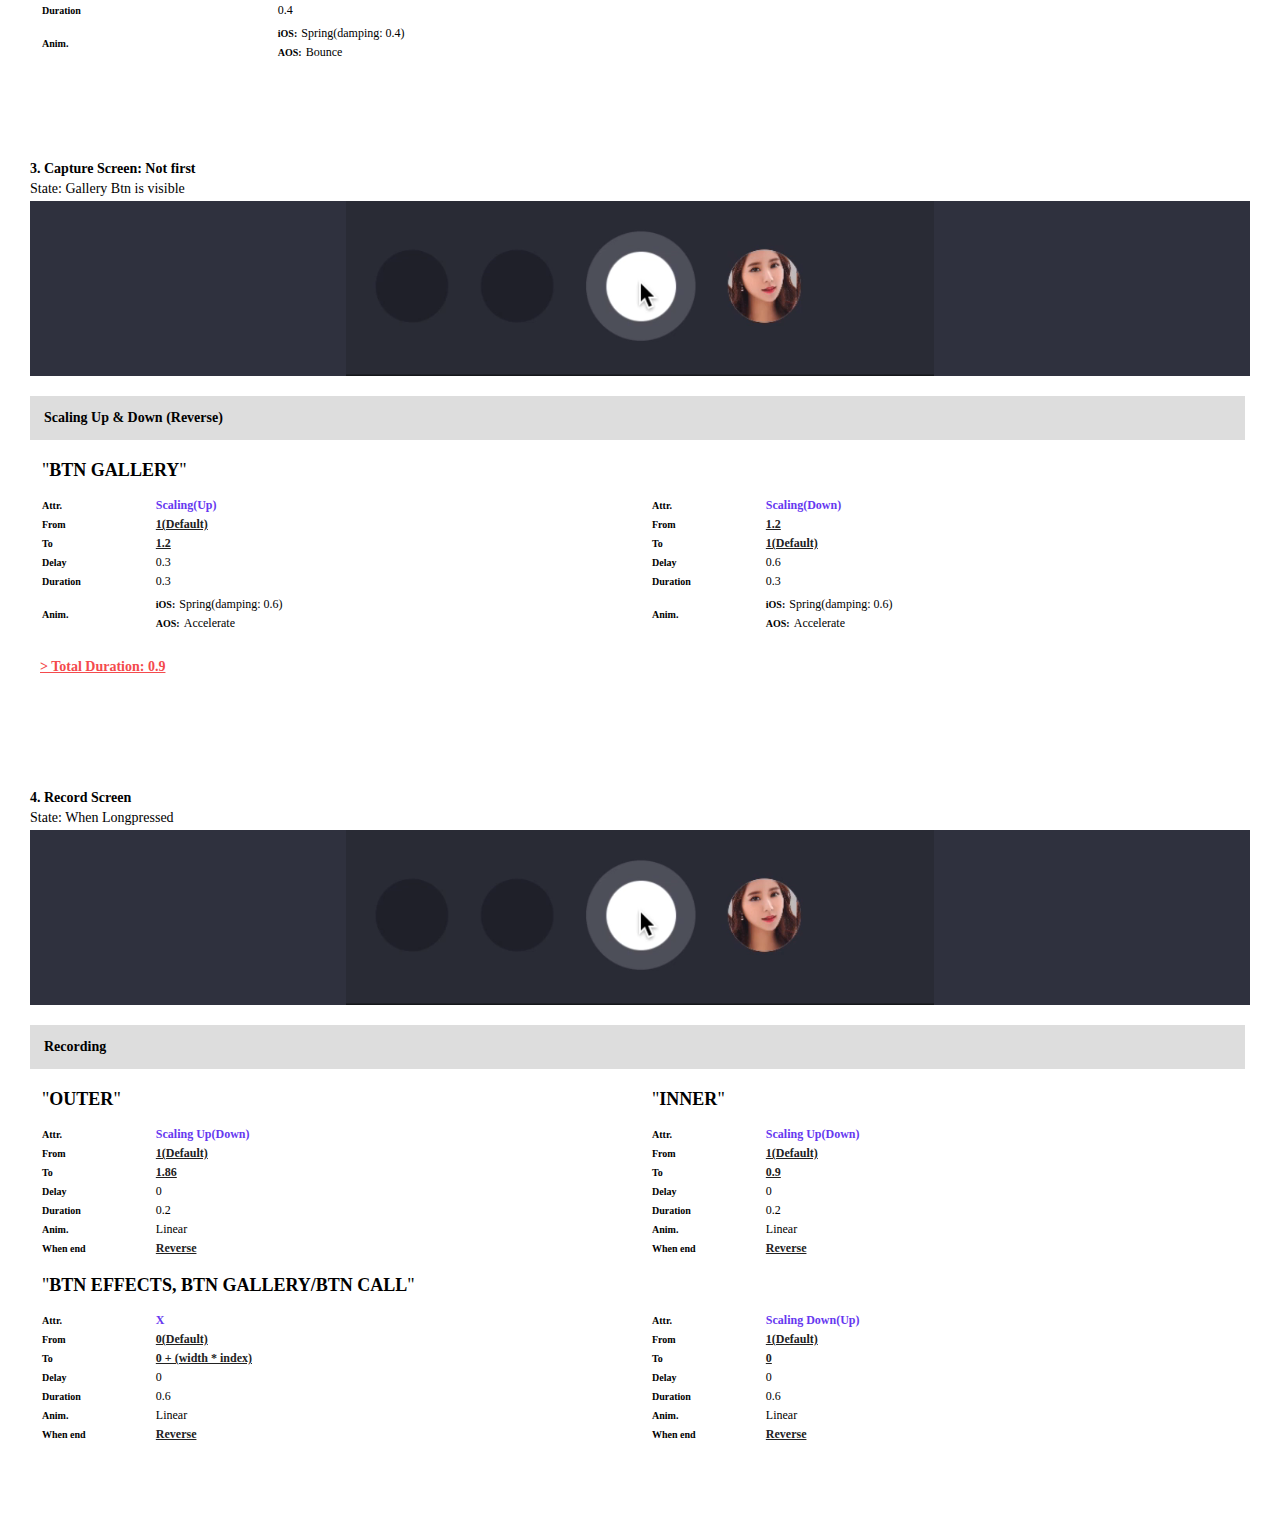
<file: tcall/mvoip/capture/0.4/index.html>
<html5><head><title>T전화 mVoIP 촬영 Interaction Guide, 180212</title><link href="index.css" rel="stylesheet" type="text/css"><meta charset="UTF-8"><meta name="T전화 mVoIP 촬영 Interaction Guide"><meta content="" name="description"><meta content="True" name="HandheldFriendly"><meta content="320" name="MobileOptimized"><meta content="width=device-width, initial-scale=1, minimal-ui" name="viewport"><meta content="on" http-equiv="cleartype"><link href="img/touch/apple-touch-icon-144x144-precomposed.png" rel="apple-touch-icon-precomposed" sizes="144x144"><link href="img/touch/apple-touch-icon-114x114-precomposed.png" rel="apple-touch-icon-precomposed" sizes="114x114"><link href="img/touch/apple-touch-icon-72x72-precomposed.png" rel="apple-touch-icon-precomposed" sizes="72x72"><link href="img/touch/apple-touch-icon-57x57-precomposed.png" rel="apple-touch-icon-precomposed"><link href="img/touch/touch-icon-196x196.png" rel="shortcut icon" sizes="196x196"><link href="img/touch/apple-touch-icon.png" rel="shortcut icon"><!--Tile icon for Win8 (144x144 + tile color)--><meta content="img/touch/apple-touch-icon-144x144-precomposed.png" name="msapplication-TileImage"><meta content="#222222" name="msapplication-TileColor"></head><body><header><p class="title">Interaction Guide</p><p class="desc">T전화 mVoIP 촬영(iOS/AOS)</p></header><div class="mov-wrapper shrinked" id="target"><p id="toggleText" onclick="toggleMov()">+ 구동영상 보기</p><iframe frameborder="0" height="100%" src="https://player.vimeo.com/video/252457858">webkitallowfullscreen mozallowfullscreen allowfullscreen</iframe><script>var target = document.getElementById('target');
var text = document.getElementById('toggleText');

function toggleMov(){
    if (target.classList.contains('shrinked')){
        target.classList.remove('shrinked');
        text.textContent = '- 구동영상 닫기';
    } else {
        target.classList.add('shrinked');
        text.textContent = '+ 구동영상 보기';
    }
}</script></div><ul class="flex-wrapper"><li class="standard"><p class="title">Interation Elements & Standard: Btm Area</p><div class="contents-wrapper"><div class="img-wrapper width50"><img class="common-img" src="img/btm.png"></div><div class="img-wrapper width50"><img class="common-img" src="img/standard.png"></div></div></li><li><p class="title">1. Flash</p><p class="s-title">State: When Captured</p><div class="contents-wrapper"><div class="video-wrapper width100"><video autoplay="" loop=""><source src="mov/btm_first.mov" type="video/mp4"></video></div></div><div class="table-wrapper"><div class="table-divide width100"><p class="table-divide-title">Flashing (Reverse)</p><div class="table-divide width100"><table class="width0"><tr><th class="title" colspan="2">Flashing - Photo</th></tr><tr><th>Attr.</th><td>Opacity</td></tr><tr><th>From</th><td class="value">0(Color: #FFF)</td></tr><tr><th>To</th><td class="value">0.6(Color: #FFF)</td></tr><tr><th>Duration</th><td class="point">0.2</td></tr><tr><th>Anim.</th><td>Linear</td></tr><tr><th>When end</th><td class="value">Reverse</td></tr></table><table class="width50"><tr><th class="title" colspan="2">Flashing - Video</th></tr><tr><th>Attr.</th><td>Opacity</td></tr><tr><th>From</th><td class="value">0(Color: #FFF)</td></tr><tr><th>To</th><td class="value">0.6(Color: #FFF)</td></tr><tr><th>Duration</th><td class="point">0.1</td></tr><tr><th>Anim.</th><td>Linear</td></tr><tr><th>When end</th><td class="value">Reverse</td></tr></table></div></div></div></li><li><p class="title">2. Capture Screen: First</p><p class="s-title">State: Gallery Btn is hidden</p><div class="contents-wrapper"><div class="video-wrapper width100"><video autoplay="" loop=""><source src="mov/btm_first.mov" type="video/mp4"></video></div></div><div class="table-wrapper"><div class="table-divide width100"><p class="table-divide-title width100">Capturing</p><div class="table-divide width100"><table class="width100"><tr><th class="title" colspan="2">Btn Gallery</th></tr><tr><th>Attr.</th><td>Scaling</td></tr><tr><th>From</th><td class="value">0</td></tr><tr><th>To</th><td class="value">1(Default)</td></tr><tr><th>Duration</th><td>0.4</td></tr><tr><th>Anim.</th><td><p class="os ios">Spring(damping: 0.4)</p><p class="os aos">Bounce</p></td></tr></table></div></div></div></li><li><p class="title">3. Capture Screen: Not first</p><p class="s-title">State: Gallery Btn is visible</p><div class="contents-wrapper"><div class="video-wrapper width100"><video autoplay="" loop=""><source src="mov/btm_after.mov" type="video/mp4"></video></div></div><div class="table-wrapper"><div class="table-divide width100"><p class="table-divide-title">Scaling Up & Down (Reverse)</p><div class="table-divide width100"><table class="width50"><tr><th class="title" colspan="2">Btn Gallery</th></tr><tr><th>Attr.</th><td>Scaling(Up)</td></tr><tr><th>From</th><td class="value">1(Default)</td></tr><tr><th>To</th><td class="value">1.2</td></tr><tr><th>Delay</th><td>0.3</td></tr><tr><th>Duration</th><td>0.3</td></tr><tr><th>Anim.</th><td><p class="os ios">Spring(damping: 0.6)</p><p class="os aos">Accelerate</p></td></tr></table><table class="width50"><tr><th class="emptytitle" colspan="2">&nbsp;</th></tr><tr><th>Attr.</th><td>Scaling(Down)</td></tr><tr><th>From</th><td class="value">1.2</td></tr><tr><th>To</th><td class="value">1(Default)</td></tr><tr><th>Delay</th><td>0.6</td></tr><tr><th>Duration</th><td>0.3</td></tr><tr><th>Anim.</th><td><p class="os ios">Spring(damping: 0.6)</p><p class="os aos">Accelerate</p></td></tr></table></div><p class="total">> Total Duration: 0.9</p></div></div></li><li><p class="title">4. Record Screen</p><p class="s-title">State: When Longpressed</p><div class="contents-wrapper"><div class="video-wrapper width100"><video autoplay="" loop=""><source src="mov/btm_rec.mov" type="video/mp4"></video></div></div><div class="table-wrapper"><div class="table-divide width100"><p class="table-divide-title">Recording</p><div class="table-divide width100"><table class="width50"><tr><th class="title" colspan="2">Outer</th></tr><tr><th>Attr.</th><td>Scaling Up(Down)</td></tr><tr><th>From</th><td class="value">1(Default)</td></tr><tr><th>To</th><td class="value">1.86</td></tr><tr><th>Delay</th><td>0</td></tr><tr><th>Duration</th><td>0.2</td></tr><tr class="ios"><th>Anim.</th><td>Linear</td></tr><tr><th>When end</th><td class="value">Reverse</td></tr></table><table class="width50"><tr><th class="title" colspan="2">Inner</th></tr><tr><th>Attr.</th><td>Scaling Up(Down)</td></tr><tr><th>From</th><td class="value">1(Default)</td></tr><tr><th>To</th><td class="value">0.9</td></tr><tr><th>Delay</th><td>0</td></tr><tr><th>Duration</th><td>0.2</td></tr><tr class="ios"><th>Anim.</th><td>Linear</td></tr><tr><th>When end</th><td class="value">Reverse</td></tr></table></div><div class="table-divide width100"><table class="width50"><tr><th class="title" colspan="2">Btn Effects, Btn Gallery/Btn Call</th></tr><tr><th>Attr.</th><td>X</td></tr><tr><th>From</th><td class="value">0(Default)</td></tr><tr><th>To</th><td class="value">0 + (width * index)</td></tr><tr><th>Delay</th><td>0</td></tr><tr><th>Duration</th><td>0.6</td></tr><tr class="ios"><th>Anim.</th><td>Linear</td></tr><tr><th>When end</th><td class="value">Reverse</td></tr></table><table class="width50"><tr><th class="emptytitle" colspan="2">&nbsp;</th></tr><tr><th>Attr.</th><td>Scaling Down(Up)</td></tr><tr><th>From</th><td class="value">1(Default)</td></tr><tr><th>To</th><td class="value">0</td></tr><tr><th>Delay</th><td>0</td></tr><tr><th>Duration</th><td>0.6</td></tr><tr class="ios"><th>Anim.</th><td>Linear</td></tr><tr><th>When end</th><td class="value">Reverse</td></tr></table></div></div></div></li></ul></body></html5>
</file>
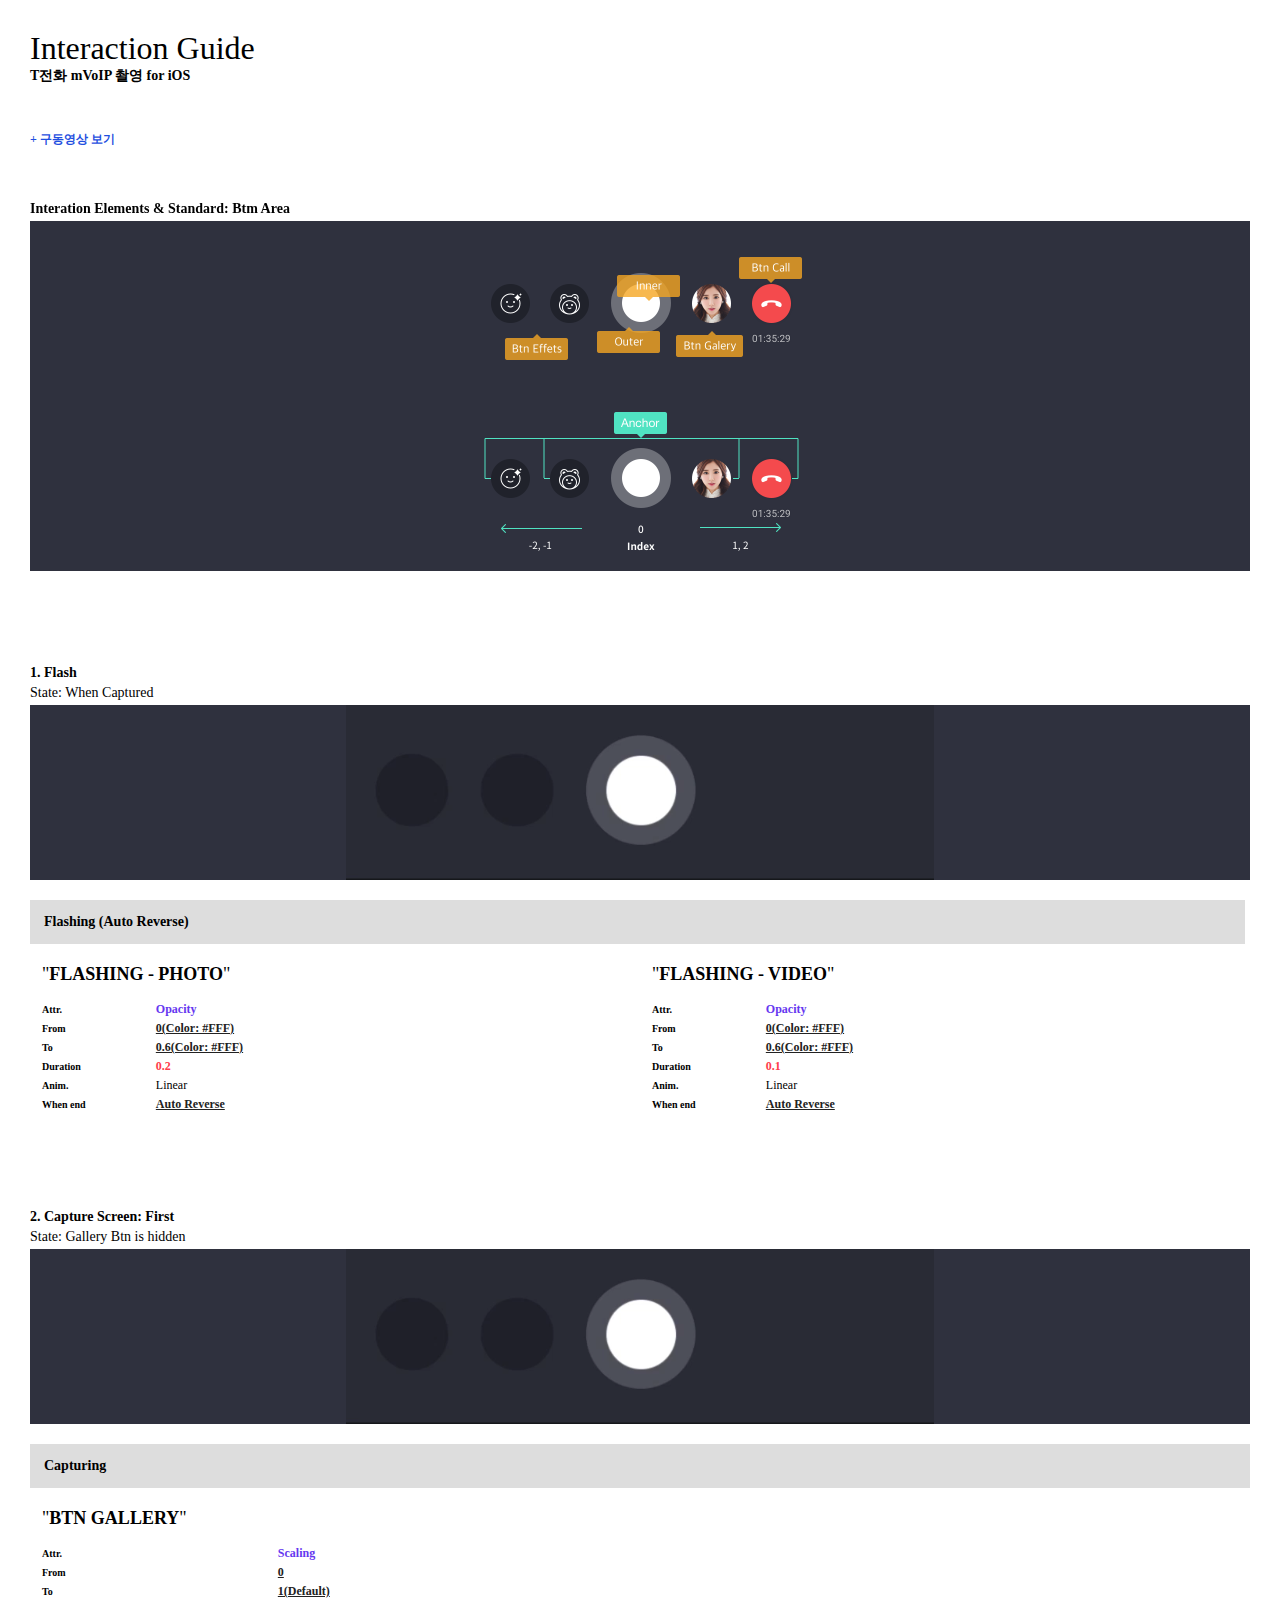
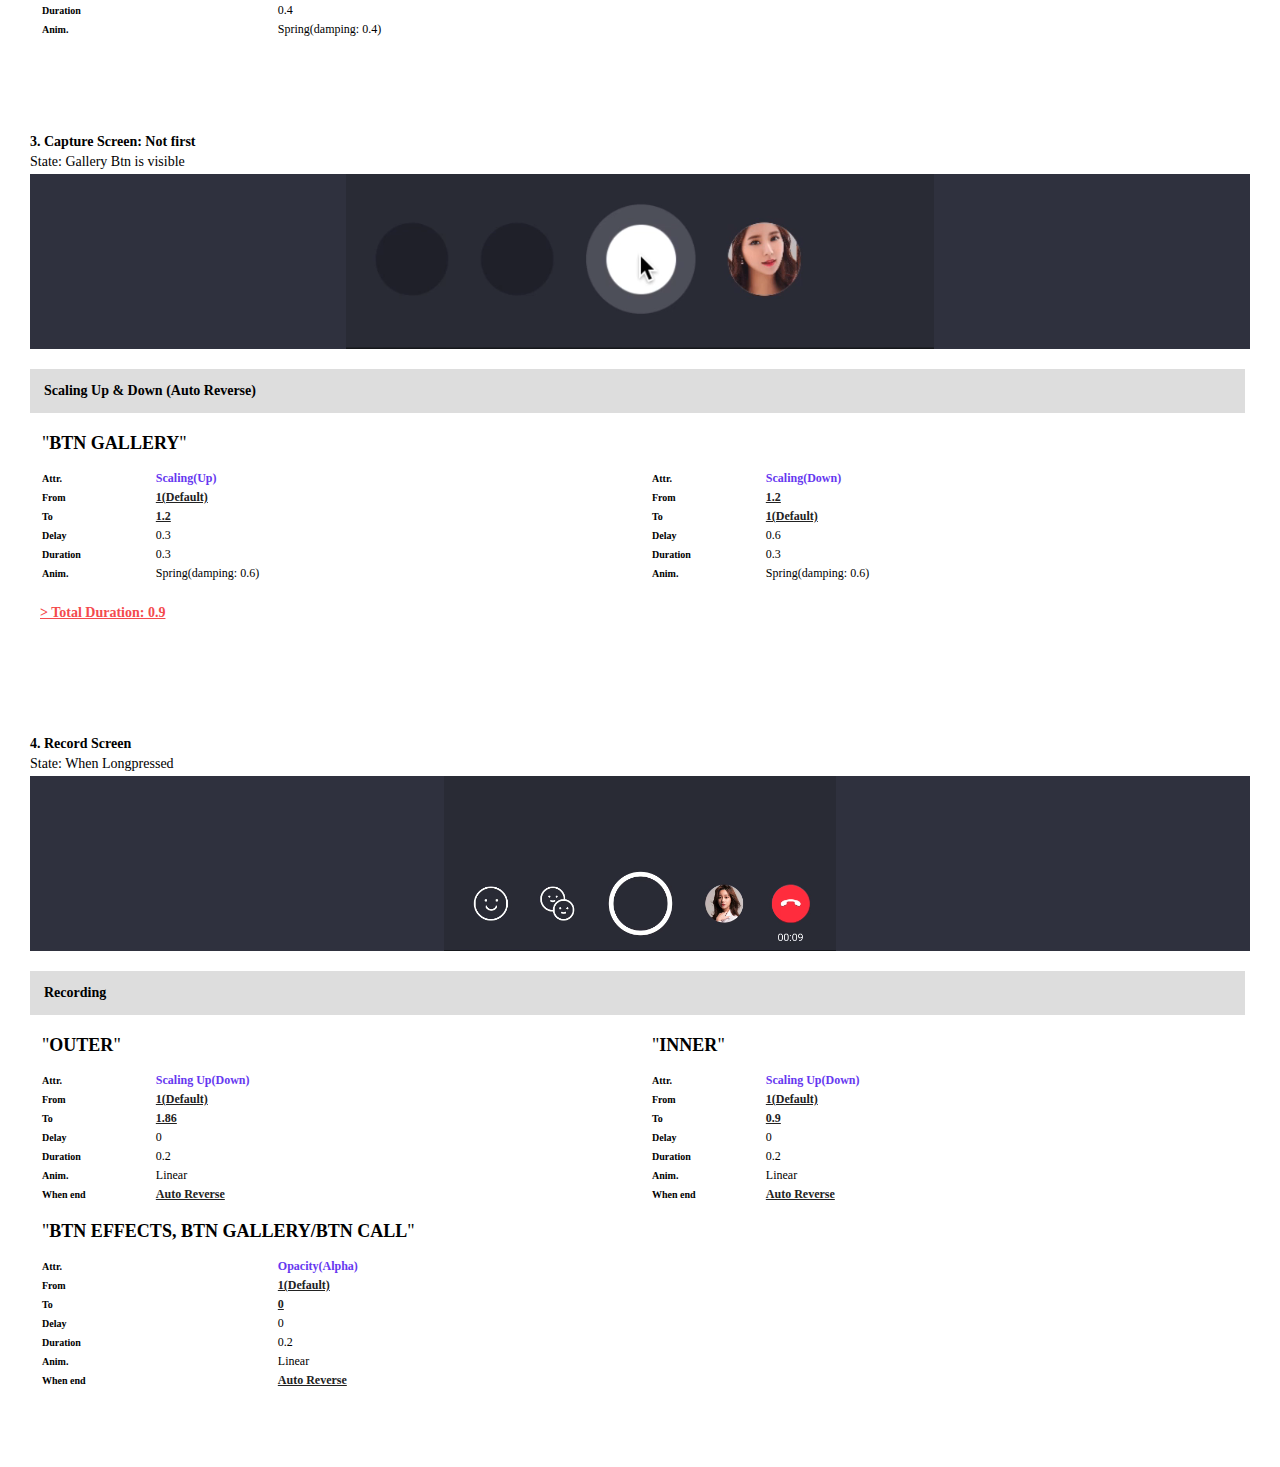
<file: tcall/mvoip/capture/0.5/index.html>
<html5><head><title>T전화 mVoIP 촬영 Interaction Guide, 180117</title><link href="index.css" rel="stylesheet" type="text/css"><meta charset="UTF-8"><meta name="T전화 mVoIP 촬영 Interaction Guide"><meta content="" name="description"><meta content="True" name="HandheldFriendly"><meta content="320" name="MobileOptimized"><meta content="width=device-width, initial-scale=1, minimal-ui" name="viewport"><meta content="on" http-equiv="cleartype"><link href="img/touch/apple-touch-icon-144x144-precomposed.png" rel="apple-touch-icon-precomposed" sizes="144x144"><link href="img/touch/apple-touch-icon-114x114-precomposed.png" rel="apple-touch-icon-precomposed" sizes="114x114"><link href="img/touch/apple-touch-icon-72x72-precomposed.png" rel="apple-touch-icon-precomposed" sizes="72x72"><link href="img/touch/apple-touch-icon-57x57-precomposed.png" rel="apple-touch-icon-precomposed"><link href="img/touch/touch-icon-196x196.png" rel="shortcut icon" sizes="196x196"><link href="img/touch/apple-touch-icon.png" rel="shortcut icon"><!--Tile icon for Win8 (144x144 + tile color)--><meta content="img/touch/apple-touch-icon-144x144-precomposed.png" name="msapplication-TileImage"><meta content="#222222" name="msapplication-TileColor"></head><body><header><p class="title">Interaction Guide</p><p class="desc">T전화 mVoIP 촬영 for iOS</p></header><div class="mov-wrapper shrinked" id="target"><p id="toggleText" onclick="toggleMov()">+ 구동영상 보기</p><iframe frameborder="0" height="100%" src="https://player.vimeo.com/video/252457858">webkitallowfullscreen mozallowfullscreen allowfullscreen</iframe><script>var target = document.getElementById('target');
var text = document.getElementById('toggleText');

function toggleMov(){
    if (target.classList.contains('shrinked')){
        target.classList.remove('shrinked');
        text.textContent = '- 구동영상 닫기';
    } else {
        target.classList.add('shrinked');
        text.textContent = '+ 구동영상 보기';
    }
}</script></div><ul class="flex-wrapper"><li class="standard"><p class="title">Interation Elements & Standard: Btm Area</p><div class="contents-wrapper"><div class="img-wrapper width50"><img class="common-img" src="img/btm.png"></div><div class="img-wrapper width50"><img class="common-img" src="img/standard.png"></div></div></li><li><p class="title">1. Flash</p><p class="s-title">State: When Captured</p><div class="contents-wrapper"><div class="video-wrapper width100"><video autoplay="" loop=""><source src="mov/btm_first.mov" type="video/mp4"></video></div></div><div class="table-wrapper"><div class="table-divide width100"><p class="table-divide-title">Flashing (Auto Reverse)</p><div class="table-divide width100"><table class="width0"><tr><th class="title" colspan="2">Flashing - Photo</th></tr><tr><th>Attr.</th><td>Opacity</td></tr><tr><th>From</th><td class="value">0(Color: #FFF)</td></tr><tr><th>To</th><td class="value">0.6(Color: #FFF)</td></tr><tr><th>Duration</th><td class="point">0.2</td></tr><tr><th>Anim.</th><td>Linear</td></tr><tr><th>When end</th><td class="value">Auto Reverse</td></tr></table><table class="width50"><tr><th class="title" colspan="2">Flashing - Video</th></tr><tr><th>Attr.</th><td>Opacity</td></tr><tr><th>From</th><td class="value">0(Color: #FFF)</td></tr><tr><th>To</th><td class="value">0.6(Color: #FFF)</td></tr><tr><th>Duration</th><td class="point">0.1</td></tr><tr><th>Anim.</th><td>Linear</td></tr><tr><th>When end</th><td class="value">Auto Reverse</td></tr></table></div></div></div></li><li><p class="title">2. Capture Screen: First</p><p class="s-title">State: Gallery Btn is hidden</p><div class="contents-wrapper"><div class="video-wrapper width100"><video autoplay="" loop=""><source src="mov/btm_first.mov" type="video/mp4"></video></div></div><div class="table-wrapper"><div class="table-divide width100"><p class="table-divide-title width100">Capturing</p><div class="table-divide width100"><table class="width100"><tr><th class="title" colspan="2">Btn Gallery</th></tr><tr><th>Attr.</th><td>Scaling</td></tr><tr><th>From</th><td class="value">0</td></tr><tr><th>To</th><td class="value">1(Default)</td></tr><tr><th>Duration</th><td>0.4</td></tr><tr><th>Anim.</th><td>Spring(damping: 0.4)</td></tr></table></div></div></div></li><li><p class="title">3. Capture Screen: Not first</p><p class="s-title">State: Gallery Btn is visible</p><div class="contents-wrapper"><div class="video-wrapper width100"><video autoplay="" loop=""><source src="mov/btm_after.mov" type="video/mp4"></video></div></div><div class="table-wrapper"><div class="table-divide width100"><p class="table-divide-title">Scaling Up & Down (Auto Reverse)</p><div class="table-divide width100"><table class="width50"><tr><th class="title" colspan="2">Btn Gallery</th></tr><tr><th>Attr.</th><td>Scaling(Up)</td></tr><tr><th>From</th><td class="value">1(Default)</td></tr><tr><th>To</th><td class="value">1.2</td></tr><tr><th>Delay</th><td>0.3</td></tr><tr><th>Duration</th><td>0.3</td></tr><tr><th>Anim.</th><td>Spring(damping: 0.6)</td></tr></table><table class="width50"><tr><th class="emptytitle" colspan="2">&nbsp;</th></tr><tr><th>Attr.</th><td>Scaling(Down)</td></tr><tr><th>From</th><td class="value">1.2</td></tr><tr><th>To</th><td class="value">1(Default)</td></tr><tr><th>Delay</th><td>0.6</td></tr><tr><th>Duration</th><td>0.3</td></tr><tr><th>Anim.</th><td>Spring(damping: 0.6)</td></tr></table></div><p class="total">> Total Duration: 0.9</p></div></div></li><li><p class="title">4. Record Screen</p><p class="s-title">State: When Longpressed</p><div class="contents-wrapper"><div class="video-wrapper width100"><video autoplay="" loop=""><source src="mov/btm_rec2.mov" type="video/mp4"></video></div></div><div class="table-wrapper"><div class="table-divide width100"><p class="table-divide-title">Recording</p><div class="table-divide width100"><table class="width50"><tr><th class="title" colspan="2">Outer</th></tr><tr><th>Attr.</th><td>Scaling Up(Down)</td></tr><tr><th>From</th><td class="value">1(Default)</td></tr><tr><th>To</th><td class="value">1.86</td></tr><tr><th>Delay</th><td>0</td></tr><tr><th>Duration</th><td>0.2</td></tr><tr class="ios"><th>Anim.</th><td>Linear</td></tr><tr><th>When end</th><td class="value">Auto Reverse</td></tr></table><table class="width50"><tr><th class="title" colspan="2">Inner</th></tr><tr><th>Attr.</th><td>Scaling Up(Down)</td></tr><tr><th>From</th><td class="value">1(Default)</td></tr><tr><th>To</th><td class="value">0.9</td></tr><tr><th>Delay</th><td>0</td></tr><tr><th>Duration</th><td>0.2</td></tr><tr class="ios"><th>Anim.</th><td>Linear</td></tr><tr><th>When end</th><td class="value">Auto Reverse</td></tr></table></div><div class="table-divide width100"><table class="width100"><tr><th class="title" colspan="2">Btn Effects, Btn Gallery/Btn Call</th></tr><tr><th>Attr.</th><td>Opacity(Alpha)</td></tr><tr><th>From</th><td class="value">1(Default)</td></tr><tr><th>To</th><td class="value">0</td></tr><tr><th>Delay</th><td>0</td></tr><tr><th>Duration</th><td>0.2</td></tr><tr class="ios"><th>Anim.</th><td>Linear</td></tr><tr><th>When end</th><td class="value">Auto Reverse</td></tr></table></div></div></div></li></ul></body></html5>
</file>
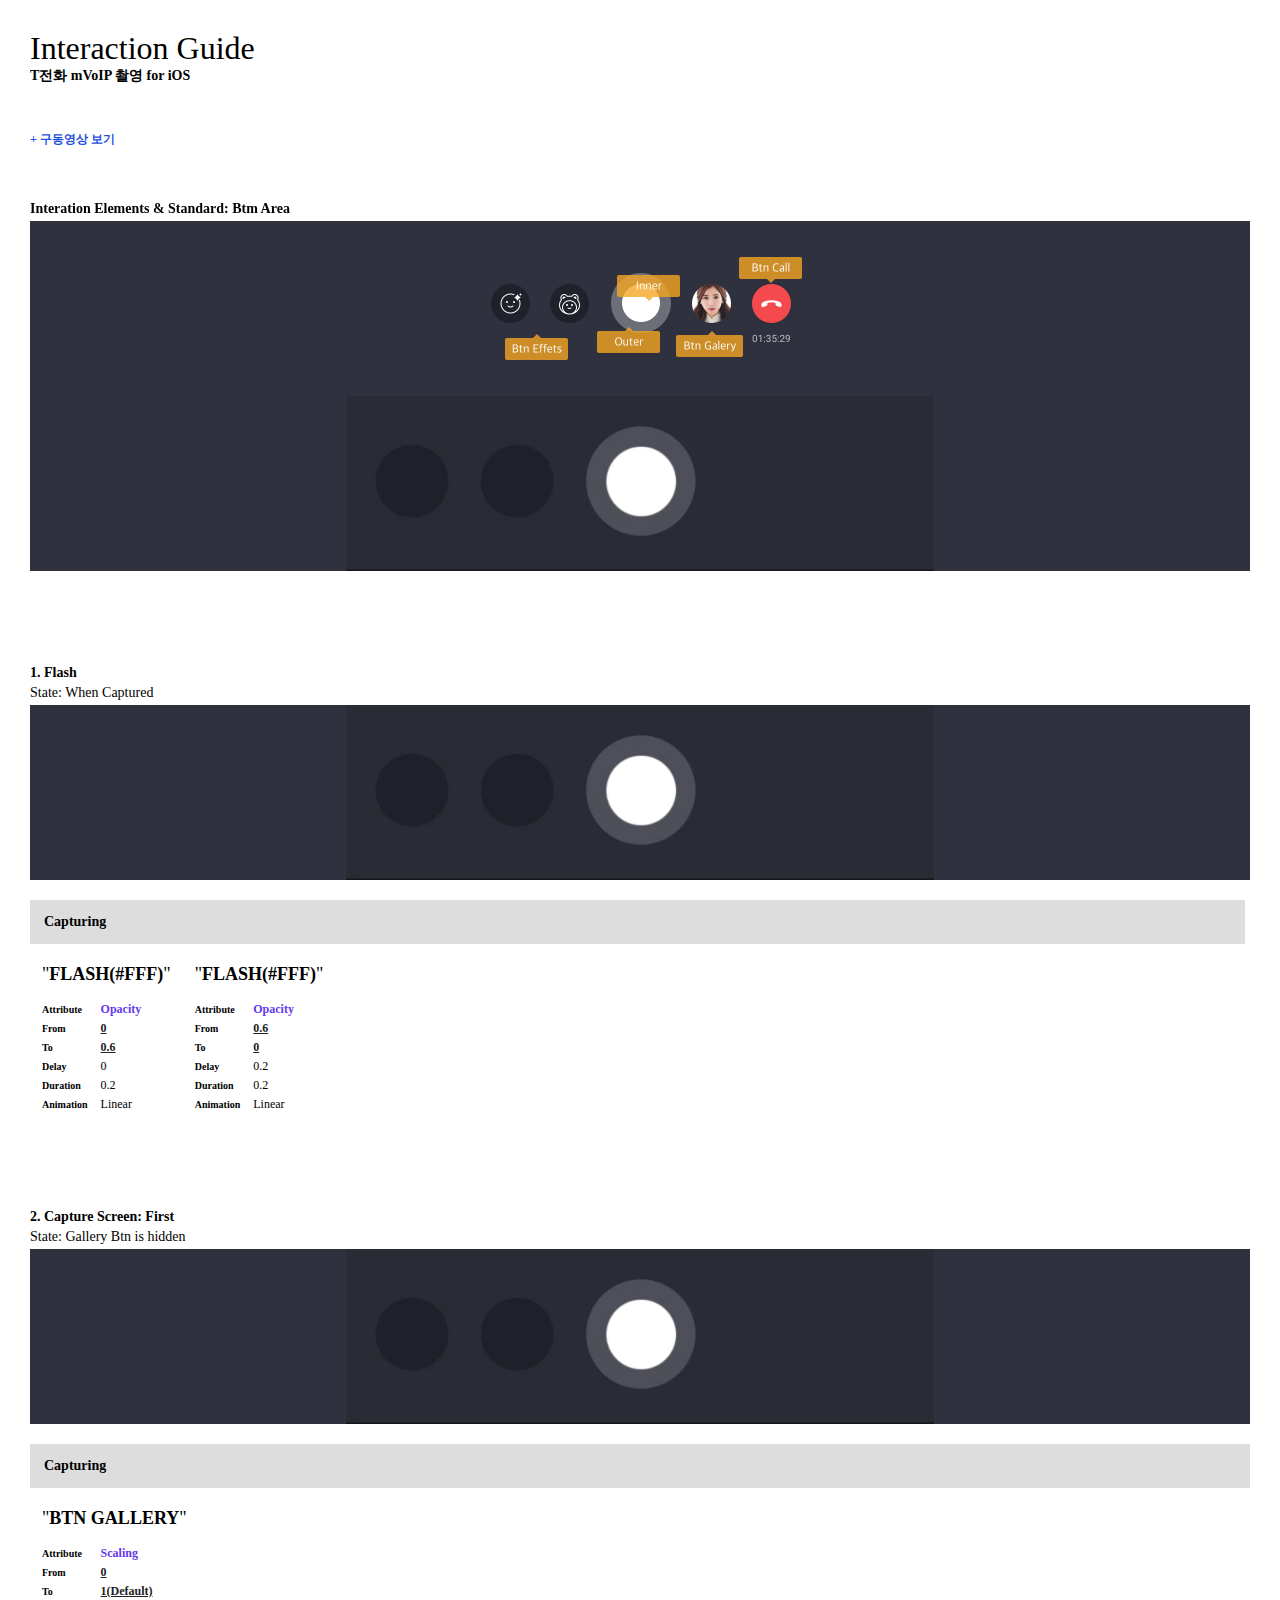
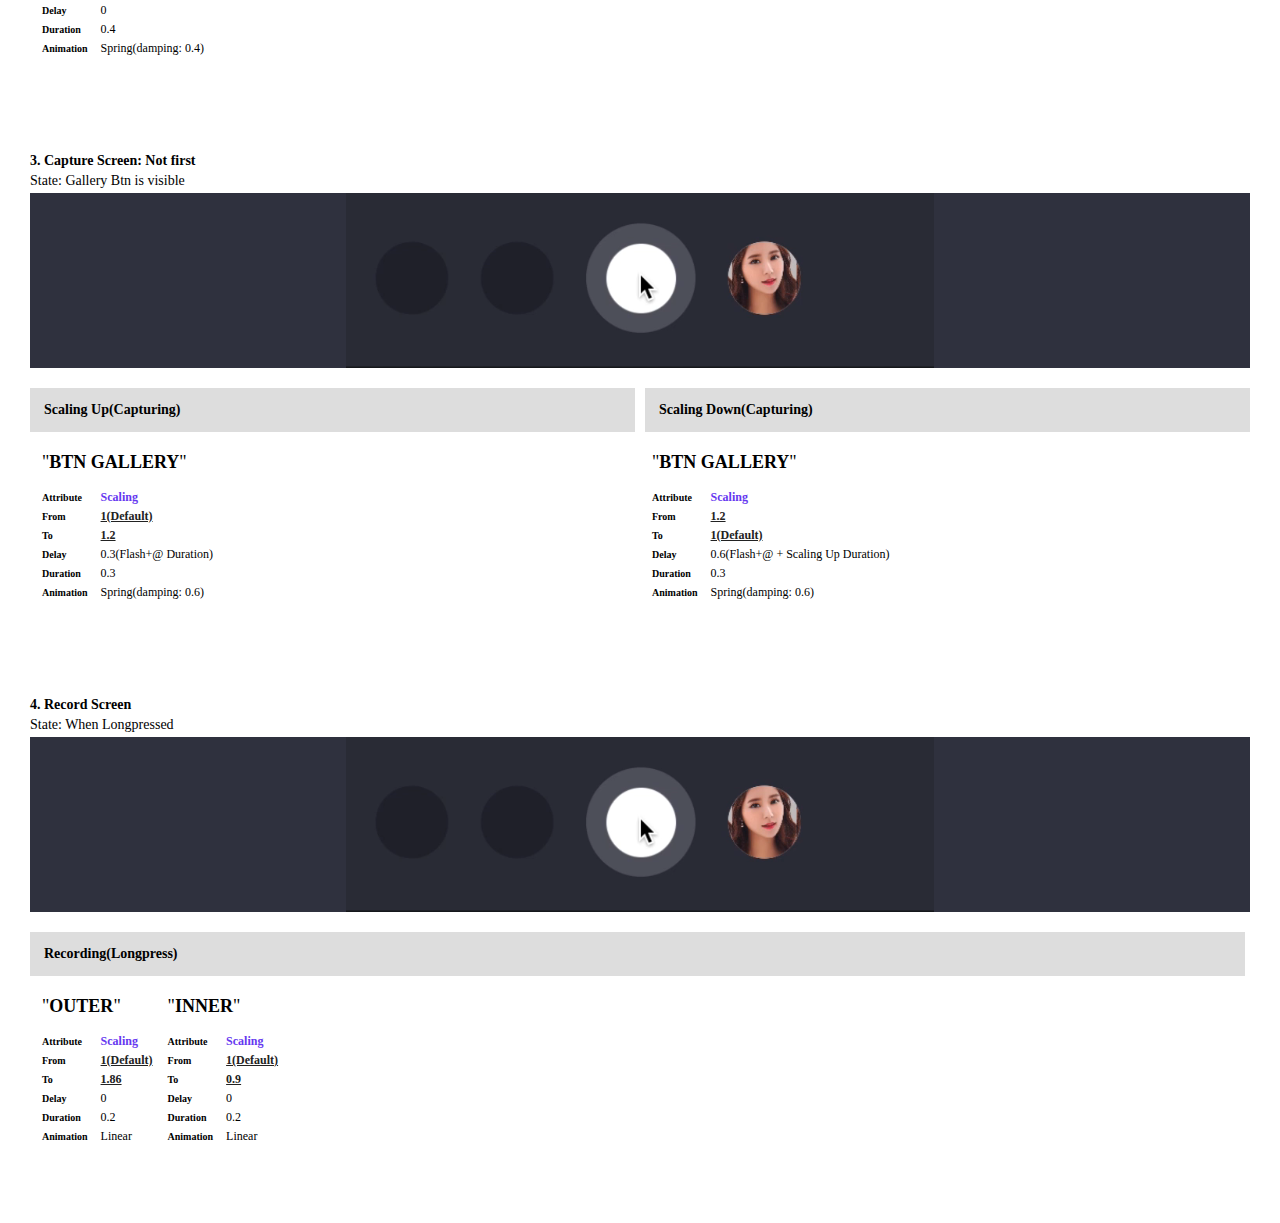
<file: tcall/mvoip/capture/v01/index.html>
<html5><head><title>T전화 mVoIP 촬영 Interaction Guide, 180117</title><link href="index.css" rel="stylesheet" type="text/css"><meta charset="UTF-8"><meta name="T전화 mVoIP 촬영 Interaction Guide"><meta content="" name="description"><meta content="True" name="HandheldFriendly"><meta content="320" name="MobileOptimized"><meta content="width=device-width, initial-scale=1, minimal-ui" name="viewport"><meta content="on" http-equiv="cleartype"><link href="img/touch/apple-touch-icon-144x144-precomposed.png" rel="apple-touch-icon-precomposed" sizes="144x144"><link href="img/touch/apple-touch-icon-114x114-precomposed.png" rel="apple-touch-icon-precomposed" sizes="114x114"><link href="img/touch/apple-touch-icon-72x72-precomposed.png" rel="apple-touch-icon-precomposed" sizes="72x72"><link href="img/touch/apple-touch-icon-57x57-precomposed.png" rel="apple-touch-icon-precomposed"><link href="img/touch/touch-icon-196x196.png" rel="shortcut icon" sizes="196x196"><link href="img/touch/apple-touch-icon.png" rel="shortcut icon"><!--Tile icon for Win8 (144x144 + tile color)--><meta content="img/touch/apple-touch-icon-144x144-precomposed.png" name="msapplication-TileImage"><meta content="#222222" name="msapplication-TileColor"></head><body><header><p class="title">Interaction Guide</p><p class="desc">T전화 mVoIP 촬영 for iOS</p></header><div class="mov-wrapper shrinked" id="target"><p id="toggleText" onclick="toggleMov()">+ 구동영상 보기</p><iframe frameborder="0" height="100%" src="https://player.vimeo.com/video/252457858">webkitallowfullscreen mozallowfullscreen allowfullscreen</iframe><script>var target = document.getElementById('target');
var text = document.getElementById('toggleText');

function toggleMov(){
    if (target.classList.contains('shrinked')){
        target.classList.remove('shrinked');
        text.textContent = '- 구동영상 닫기';
    } else {
        target.classList.add('shrinked');
        text.textContent = '+ 구동영상 보기';
    }
}</script></div><ul class="flex-wrapper"><li class="standard"><p class="title">Interation Elements & Standard: Btm Area</p><div class="contents-wrapper"><div class="img-wrapper width50"><img class="common-img" src="img/btm.png"></div><div class="video-wrapper width50"><video autoplay="" loop=""><source src="mov/btm.mov" type="video/mp4"></video></div></div></li><li><p class="title">1. Flash</p><p class="s-title">State: When Captured</p><div class="contents-wrapper"><div class="video-wrapper width100"><video autoplay="" loop=""><source src="mov/btm_first.mov" type="video/mp4"></video></div></div><div class="table-wrapper"><div class="table-divide width100"><p class="table-divide-title">Capturing</p><div class="table-divide"><table class="width50"><tr><th class="title" colspan="2">Flash(#fff)</th></tr><tr><th>Attribute</th><td>Opacity</td></tr><tr><th>From</th><td class="value">0</td></tr><tr><th>To</th><td class="value">0.6</td></tr><tr><th>Delay</th><td>0</td></tr><tr><th>Duration</th><td>0.2</td></tr><tr><th>Animation</th><td>Linear</td></tr></table><table class="width50"><tr><th class="title" colspan="2">Flash(#fff)</th></tr><tr><th>Attribute</th><td>Opacity</td></tr><tr><th>From</th><td class="value">0.6</td></tr><tr><th>To</th><td class="value">0</td></tr><tr><th>Delay</th><td>0.2</td></tr><tr><th>Duration</th><td>0.2</td></tr><tr><th>Animation</th><td>Linear</td></tr></table></div></div></div></li><li><p class="title">2. Capture Screen: First</p><p class="s-title">State: Gallery Btn is hidden</p><div class="contents-wrapper"><div class="video-wrapper width100"><video autoplay="" loop=""><source src="mov/btm_first.mov" type="video/mp4"></video></div></div><div class="table-wrapper"><div class="table-divide width100"><p class="table-divide-title width100">Capturing</p><div class="table-divide"><table class="width100"><tr><th class="title" colspan="2">Btn Gallery</th></tr><tr><th>Attribute</th><td>Scaling</td></tr><tr><th>From</th><td class="value">0</td></tr><tr><th>To</th><td class="value">1(Default)</td></tr><tr><th>Delay</th><td>0</td></tr><tr><th>Duration</th><td>0.4</td></tr><tr><th>Animation</th><td>Spring(damping: 0.4)</td></tr></table></div></div></div></li><li><p class="title">3. Capture Screen: Not first</p><p class="s-title">State: Gallery Btn is visible</p><div class="contents-wrapper"><div class="video-wrapper width100"><video autoplay="" loop=""><source src="mov/btm_after.mov" type="video/mp4"></video></div></div><div class="table-wrapper"><div class="table-divide width50"><p class="table-divide-title">Scaling Up(Capturing)</p><div class="table-divide"><table class="width100"><tr><th class="title" colspan="2">Btn Gallery</th></tr><tr><th>Attribute</th><td>Scaling</td></tr><tr><th>From</th><td class="value">1(Default)</td></tr><tr><th>To</th><td class="value">1.2</td></tr><tr><th>Delay</th><td>0.3(Flash+@ Duration)</td></tr><tr><th>Duration</th><td>0.3</td></tr><tr><th>Animation</th><td>Spring(damping: 0.6)</td></tr></table></div></div><div class="table-divide width50"><p class="table-divide-title">Scaling Down(Capturing)</p><div class="table-divide"><table class="width100"><tr><th class="title" colspan="2">Btn Gallery</th></tr><tr><th>Attribute</th><td>Scaling</td></tr><tr><th>From</th><td class="value">1.2</td></tr><tr><th>To</th><td class="value">1(Default)</td></tr><tr><th>Delay</th><td>0.6(Flash+@ + Scaling Up Duration)</td></tr><tr><th>Duration</th><td>0.3</td></tr><tr><th>Animation</th><td>Spring(damping: 0.6)</td></tr></table></div></div></div></li><li><p class="title">4. Record Screen</p><p class="s-title">State: When Longpressed</p><div class="contents-wrapper"><div class="video-wrapper width100"><video autoplay="" loop=""><source src="mov/btm_rec.mov" type="video/mp4"></video></div></div><div class="table-wrapper"><div class="table-divide width100"><p class="table-divide-title">Recording(Longpress)</p><div class="table-divide"><table class="width50"><tr><th class="title" colspan="2">Outer</th></tr><tr><th>Attribute</th><td>Scaling</td></tr><tr><th>From</th><td class="value">1(Default)</td></tr><tr><th>To</th><td class="value">1.86</td></tr><tr><th>Delay</th><td>0</td></tr><tr><th>Duration</th><td>0.2</td></tr><tr class="ios"><th>Animation</th><td>Linear</td></tr></table><table class="width50"><tr><th class="title" colspan="2">Inner</th></tr><tr><th>Attribute</th><td>Scaling</td></tr><tr><th>From</th><td class="value">1(Default)</td></tr><tr><th>To</th><td class="value">0.9</td></tr><tr><th>Delay</th><td>0</td></tr><tr><th>Duration</th><td>0.2</td></tr><tr class="ios"><th>Animation</th><td>Linear</td></tr></table></div></div></div></li></ul></body></html5>
</file>
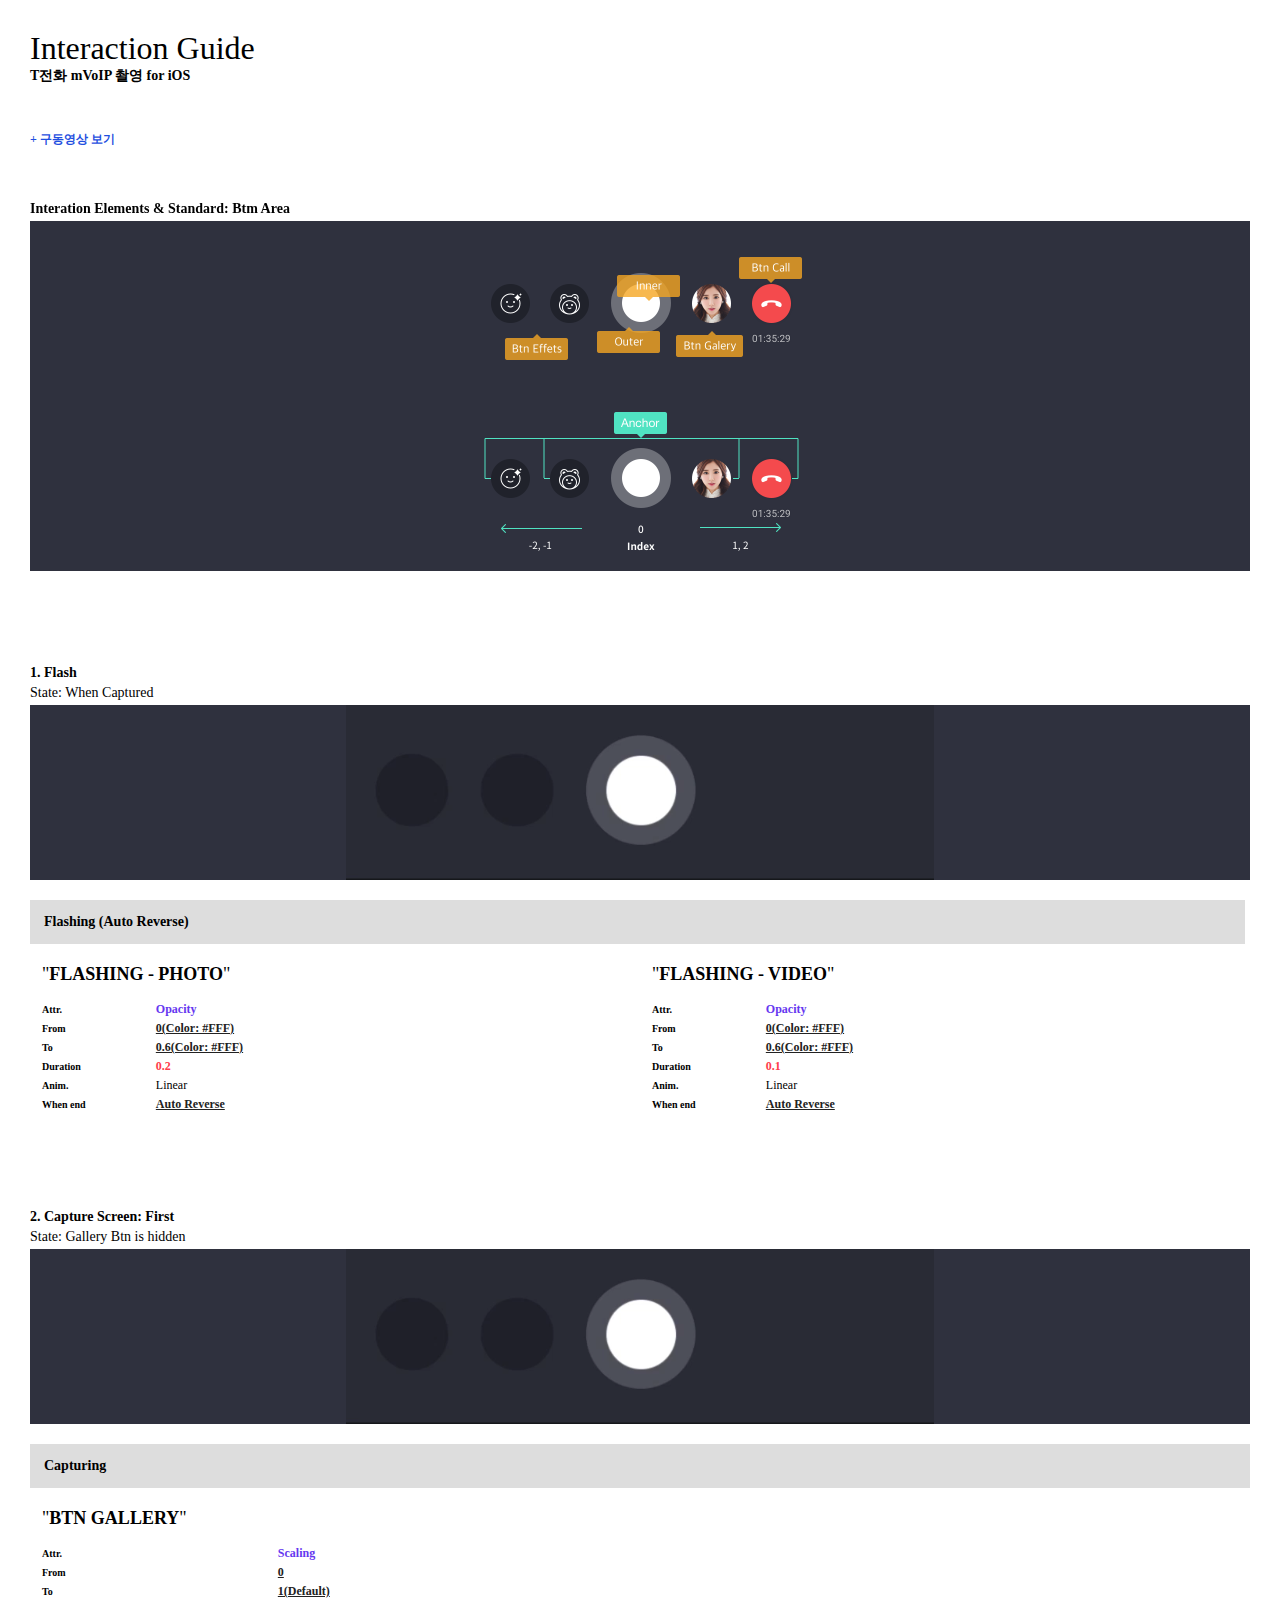
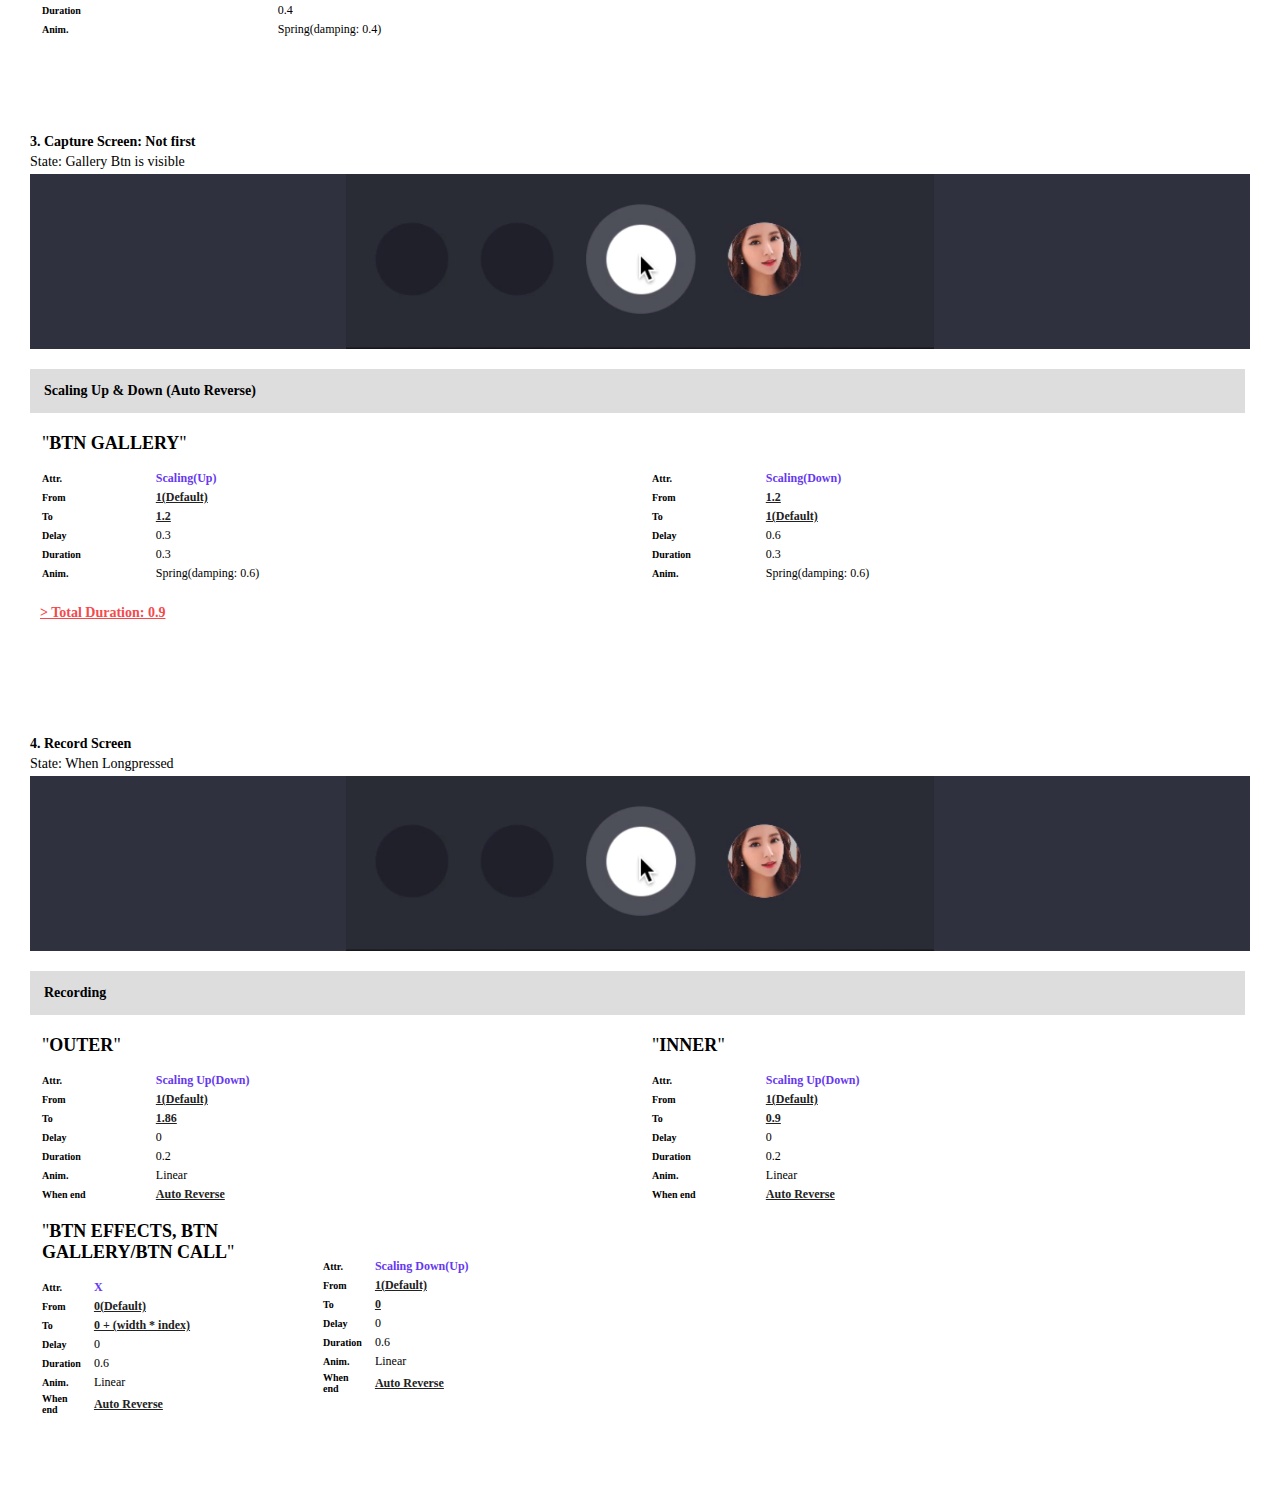
<file: tcall/mvoip/capture/v02/index.html>
<html5><head><title>T전화 mVoIP 촬영 Interaction Guide, 180117</title><link href="index.css" rel="stylesheet" type="text/css"><meta charset="UTF-8"><meta name="T전화 mVoIP 촬영 Interaction Guide"><meta content="" name="description"><meta content="True" name="HandheldFriendly"><meta content="320" name="MobileOptimized"><meta content="width=device-width, initial-scale=1, minimal-ui" name="viewport"><meta content="on" http-equiv="cleartype"><link href="img/touch/apple-touch-icon-144x144-precomposed.png" rel="apple-touch-icon-precomposed" sizes="144x144"><link href="img/touch/apple-touch-icon-114x114-precomposed.png" rel="apple-touch-icon-precomposed" sizes="114x114"><link href="img/touch/apple-touch-icon-72x72-precomposed.png" rel="apple-touch-icon-precomposed" sizes="72x72"><link href="img/touch/apple-touch-icon-57x57-precomposed.png" rel="apple-touch-icon-precomposed"><link href="img/touch/touch-icon-196x196.png" rel="shortcut icon" sizes="196x196"><link href="img/touch/apple-touch-icon.png" rel="shortcut icon"><!--Tile icon for Win8 (144x144 + tile color)--><meta content="img/touch/apple-touch-icon-144x144-precomposed.png" name="msapplication-TileImage"><meta content="#222222" name="msapplication-TileColor"></head><body><header><p class="title">Interaction Guide</p><p class="desc">T전화 mVoIP 촬영 for iOS</p></header><div class="mov-wrapper shrinked" id="target"><p id="toggleText" onclick="toggleMov()">+ 구동영상 보기</p><iframe frameborder="0" height="100%" src="https://player.vimeo.com/video/252457858">webkitallowfullscreen mozallowfullscreen allowfullscreen</iframe><script>var target = document.getElementById('target');
var text = document.getElementById('toggleText');

function toggleMov(){
    if (target.classList.contains('shrinked')){
        target.classList.remove('shrinked');
        text.textContent = '- 구동영상 닫기';
    } else {
        target.classList.add('shrinked');
        text.textContent = '+ 구동영상 보기';
    }
}</script></div><ul class="flex-wrapper"><li class="standard"><p class="title">Interation Elements & Standard: Btm Area</p><div class="contents-wrapper"><div class="img-wrapper width50"><img class="common-img" src="img/btm.png"></div><div class="img-wrapper width50"><img class="common-img" src="img/standard.png"></div></div></li><li><p class="title">1. Flash</p><p class="s-title">State: When Captured</p><div class="contents-wrapper"><div class="video-wrapper width100"><video autoplay="" loop=""><source src="mov/btm_first.mov" type="video/mp4"></video></div></div><div class="table-wrapper"><div class="table-divide width100"><p class="table-divide-title">Flashing (Auto Reverse)</p><div class="table-divide width100"><table class="width0"><tr><th class="title" colspan="2">Flashing - Photo</th></tr><tr><th>Attr.</th><td>Opacity</td></tr><tr><th>From</th><td class="value">0(Color: #FFF)</td></tr><tr><th>To</th><td class="value">0.6(Color: #FFF)</td></tr><tr><th>Duration</th><td class="point">0.2</td></tr><tr><th>Anim.</th><td>Linear</td></tr><tr><th>When end</th><td class="value">Auto Reverse</td></tr></table><table class="width50"><tr><th class="title" colspan="2">Flashing - Video</th></tr><tr><th>Attr.</th><td>Opacity</td></tr><tr><th>From</th><td class="value">0(Color: #FFF)</td></tr><tr><th>To</th><td class="value">0.6(Color: #FFF)</td></tr><tr><th>Duration</th><td class="point">0.1</td></tr><tr><th>Anim.</th><td>Linear</td></tr><tr><th>When end</th><td class="value">Auto Reverse</td></tr></table></div></div></div></li><li><p class="title">2. Capture Screen: First</p><p class="s-title">State: Gallery Btn is hidden</p><div class="contents-wrapper"><div class="video-wrapper width100"><video autoplay="" loop=""><source src="mov/btm_first.mov" type="video/mp4"></video></div></div><div class="table-wrapper"><div class="table-divide width100"><p class="table-divide-title width100">Capturing</p><div class="table-divide width100"><table class="width100"><tr><th class="title" colspan="2">Btn Gallery</th></tr><tr><th>Attr.</th><td>Scaling</td></tr><tr><th>From</th><td class="value">0</td></tr><tr><th>To</th><td class="value">1(Default)</td></tr><tr><th>Duration</th><td>0.4</td></tr><tr><th>Anim.</th><td>Spring(damping: 0.4)</td></tr></table></div></div></div></li><li><p class="title">3. Capture Screen: Not first</p><p class="s-title">State: Gallery Btn is visible</p><div class="contents-wrapper"><div class="video-wrapper width100"><video autoplay="" loop=""><source src="mov/btm_after.mov" type="video/mp4"></video></div></div><div class="table-wrapper"><div class="table-divide width100"><p class="table-divide-title">Scaling Up & Down (Auto Reverse)</p><div class="table-divide width100"><table class="width50"><tr><th class="title" colspan="2">Btn Gallery</th></tr><tr><th>Attr.</th><td>Scaling(Up)</td></tr><tr><th>From</th><td class="value">1(Default)</td></tr><tr><th>To</th><td class="value">1.2</td></tr><tr><th>Delay</th><td>0.3</td></tr><tr><th>Duration</th><td>0.3</td></tr><tr><th>Anim.</th><td>Spring(damping: 0.6)</td></tr></table><table class="width50"><tr><th class="emptytitle" colspan="2">&nbsp;</th></tr><tr><th>Attr.</th><td>Scaling(Down)</td></tr><tr><th>From</th><td class="value">1.2</td></tr><tr><th>To</th><td class="value">1(Default)</td></tr><tr><th>Delay</th><td>0.6</td></tr><tr><th>Duration</th><td>0.3</td></tr><tr><th>Anim.</th><td>Spring(damping: 0.6)</td></tr></table></div><p class="total">> Total Duration: 0.9</p></div></div></li><li><p class="title">4. Record Screen</p><p class="s-title">State: When Longpressed</p><div class="contents-wrapper"><div class="video-wrapper width100"><video autoplay="" loop=""><source src="mov/btm_rec.mov" type="video/mp4"></video></div></div><div class="table-wrapper"><div class="table-divide width100"><p class="table-divide-title">Recording</p><div class="table-divide width100"><table class="width50"><tr><th class="title" colspan="2">Outer</th></tr><tr><th>Attr.</th><td>Scaling Up(Down)</td></tr><tr><th>From</th><td class="value">1(Default)</td></tr><tr><th>To</th><td class="value">1.86</td></tr><tr><th>Delay</th><td>0</td></tr><tr><th>Duration</th><td>0.2</td></tr><tr class="ios"><th>Anim.</th><td>Linear</td></tr><tr><th>When end</th><td class="value">Auto Reverse</td></tr></table><table class="width50"><tr><th class="title" colspan="2">Inner</th></tr><tr><th>Attr.</th><td>Scaling Up(Down)</td></tr><tr><th>From</th><td class="value">1(Default)</td></tr><tr><th>To</th><td class="value">0.9</td></tr><tr><th>Delay</th><td>0</td></tr><tr><th>Duration</th><td>0.2</td></tr><tr class="ios"><th>Anim.</th><td>Linear</td></tr><tr><th>When end</th><td class="value">Auto Reverse</td></tr></table></div><div class="table-divide"><table class="width50"><tr><th class="title" colspan="2">Btn Effects, Btn Gallery/Btn Call</th></tr><tr><th>Attr.</th><td>X</td></tr><tr><th>From</th><td class="value">0(Default)</td></tr><tr><th>To</th><td class="value">0 + (width * index)</td></tr><tr><th>Delay</th><td>0</td></tr><tr><th>Duration</th><td>0.6</td></tr><tr class="ios"><th>Anim.</th><td>Linear</td></tr><tr><th>When end</th><td class="value">Auto Reverse</td></tr></table><table class="width50"><tr><th class="emptytitle" colspan="2">&nbsp;</th></tr><tr><th>Attr.</th><td>Scaling Down(Up)</td></tr><tr><th>From</th><td class="value">1(Default)</td></tr><tr><th>To</th><td class="value">0</td></tr><tr><th>Delay</th><td>0</td></tr><tr><th>Duration</th><td>0.6</td></tr><tr class="ios"><th>Anim.</th><td>Linear</td></tr><tr><th>When end</th><td class="value">Auto Reverse</td></tr></table></div></div></div></li></ul></body></html5>
</file>
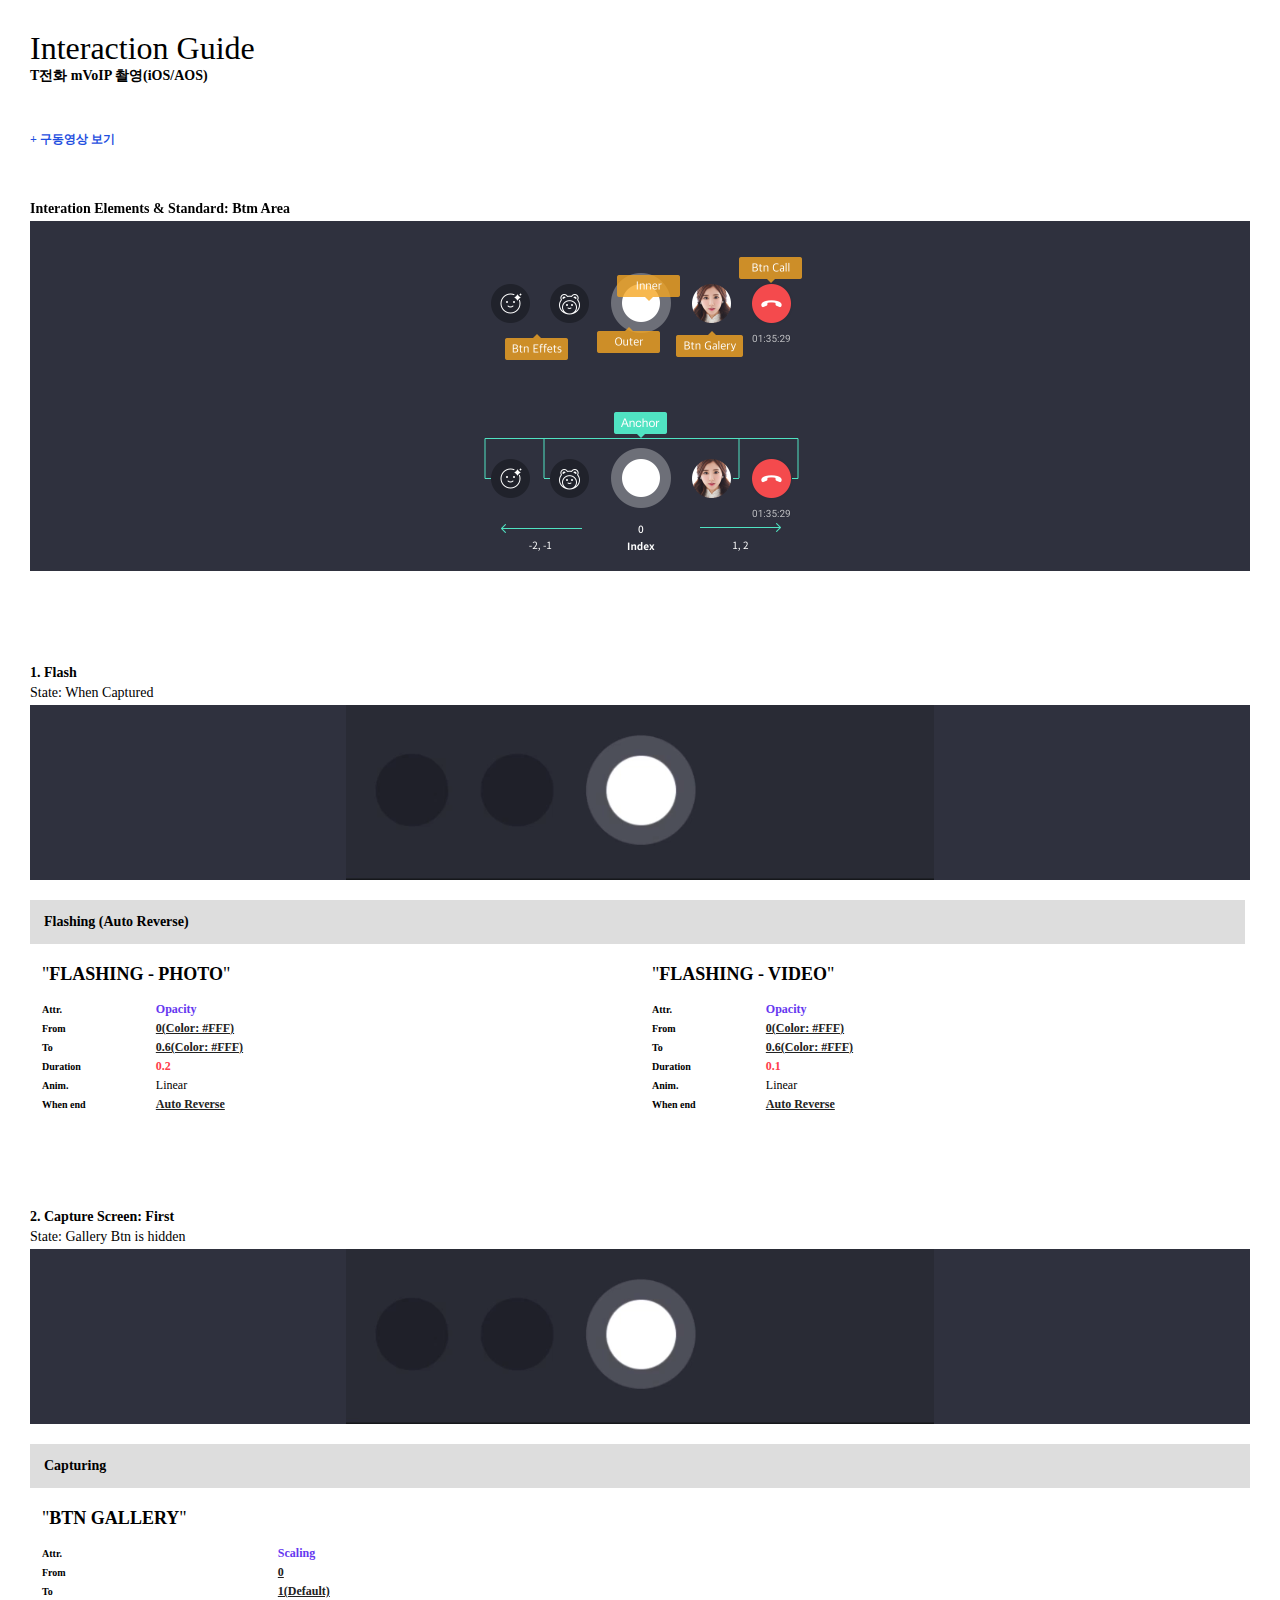
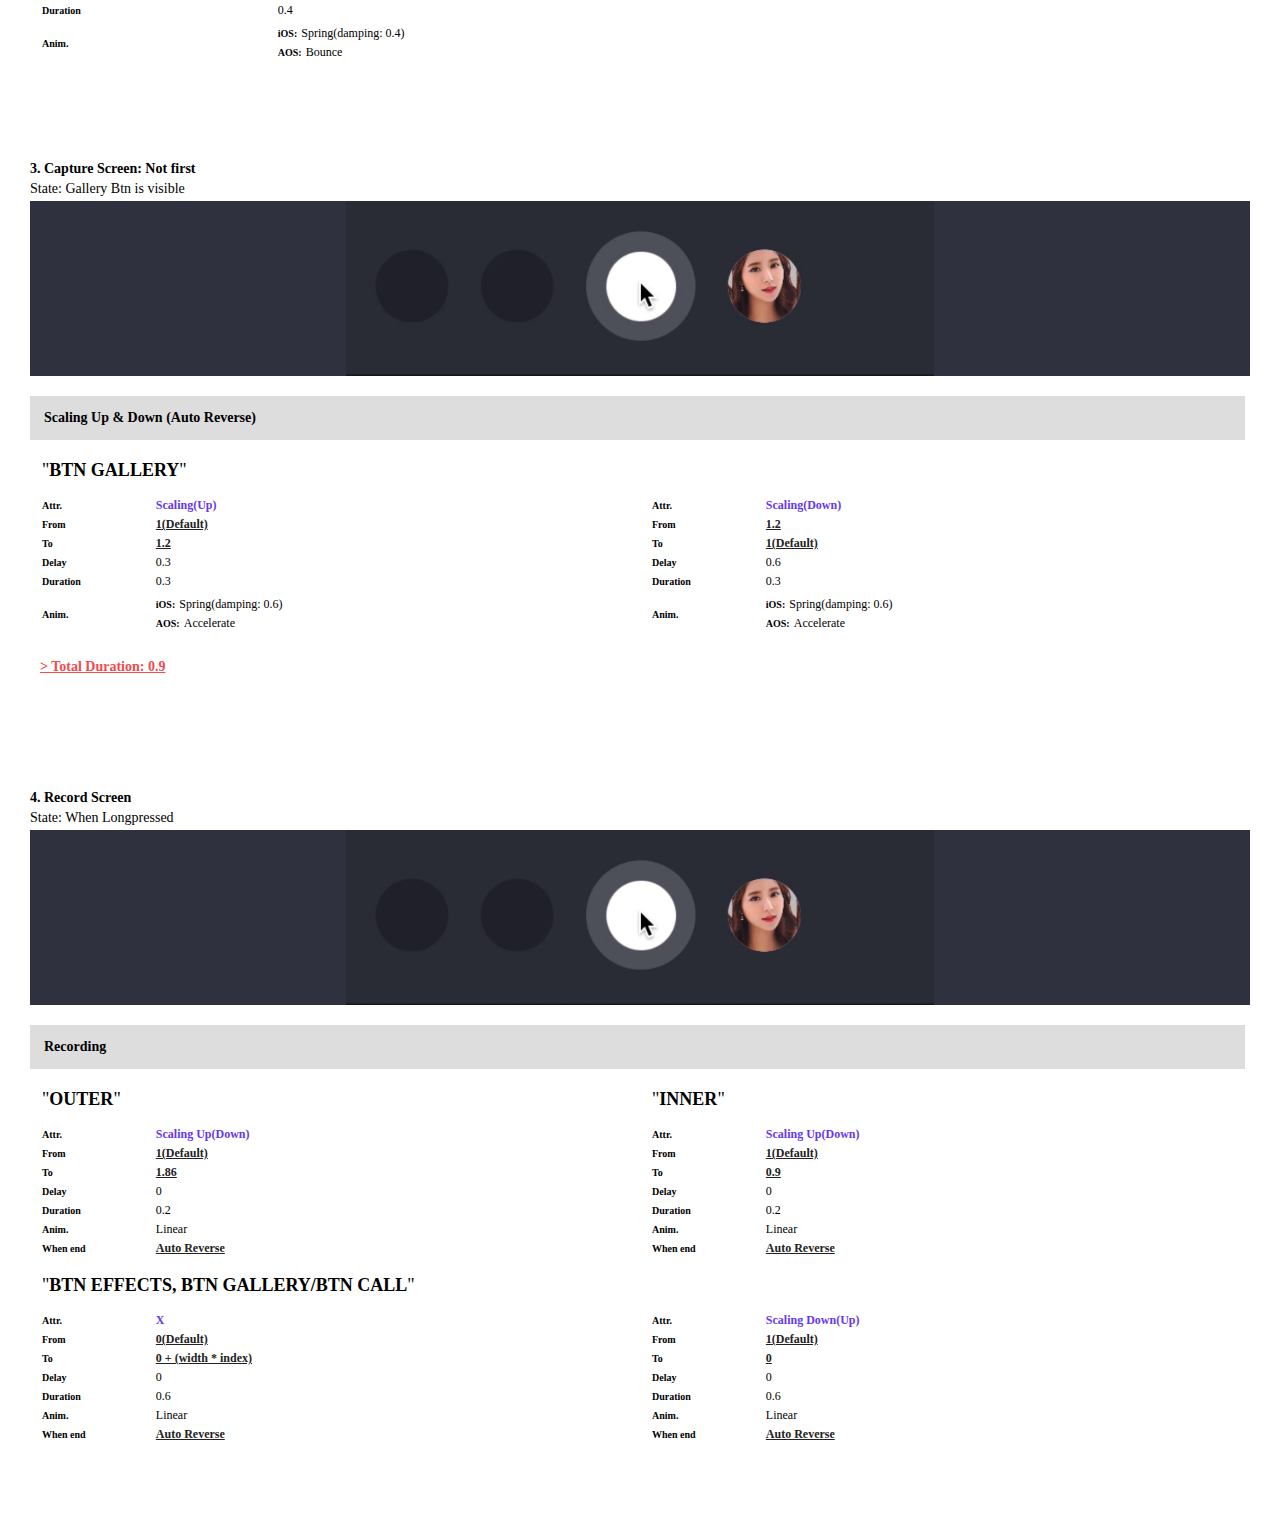
<file: tcall/mvoip/capture/v04/index.html>
<html5><head><title>T전화 mVoIP 촬영 Interaction Guide, 180117</title><link href="index.css" rel="stylesheet" type="text/css"><meta charset="UTF-8"><meta name="T전화 mVoIP 촬영 Interaction Guide"><meta content="" name="description"><meta content="True" name="HandheldFriendly"><meta content="320" name="MobileOptimized"><meta content="width=device-width, initial-scale=1, minimal-ui" name="viewport"><meta content="on" http-equiv="cleartype"><link href="img/touch/apple-touch-icon-144x144-precomposed.png" rel="apple-touch-icon-precomposed" sizes="144x144"><link href="img/touch/apple-touch-icon-114x114-precomposed.png" rel="apple-touch-icon-precomposed" sizes="114x114"><link href="img/touch/apple-touch-icon-72x72-precomposed.png" rel="apple-touch-icon-precomposed" sizes="72x72"><link href="img/touch/apple-touch-icon-57x57-precomposed.png" rel="apple-touch-icon-precomposed"><link href="img/touch/touch-icon-196x196.png" rel="shortcut icon" sizes="196x196"><link href="img/touch/apple-touch-icon.png" rel="shortcut icon"><!--Tile icon for Win8 (144x144 + tile color)--><meta content="img/touch/apple-touch-icon-144x144-precomposed.png" name="msapplication-TileImage"><meta content="#222222" name="msapplication-TileColor"></head><body><header><p class="title">Interaction Guide</p><p class="desc">T전화 mVoIP 촬영(iOS/AOS)</p></header><div class="mov-wrapper shrinked" id="target"><p id="toggleText" onclick="toggleMov()">+ 구동영상 보기</p><iframe frameborder="0" height="100%" src="https://player.vimeo.com/video/252457858">webkitallowfullscreen mozallowfullscreen allowfullscreen</iframe><script>var target = document.getElementById('target');
var text = document.getElementById('toggleText');

function toggleMov(){
    if (target.classList.contains('shrinked')){
        target.classList.remove('shrinked');
        text.textContent = '- 구동영상 닫기';
    } else {
        target.classList.add('shrinked');
        text.textContent = '+ 구동영상 보기';
    }
}</script></div><ul class="flex-wrapper"><li class="standard"><p class="title">Interation Elements & Standard: Btm Area</p><div class="contents-wrapper"><div class="img-wrapper width50"><img class="common-img" src="img/btm.png"></div><div class="img-wrapper width50"><img class="common-img" src="img/standard.png"></div></div></li><li><p class="title">1. Flash</p><p class="s-title">State: When Captured</p><div class="contents-wrapper"><div class="video-wrapper width100"><video autoplay="" loop=""><source src="mov/btm_first.mov" type="video/mp4"></video></div></div><div class="table-wrapper"><div class="table-divide width100"><p class="table-divide-title">Flashing (Auto Reverse)</p><div class="table-divide width100"><table class="width0"><tr><th class="title" colspan="2">Flashing - Photo</th></tr><tr><th>Attr.</th><td>Opacity</td></tr><tr><th>From</th><td class="value">0(Color: #FFF)</td></tr><tr><th>To</th><td class="value">0.6(Color: #FFF)</td></tr><tr><th>Duration</th><td class="point">0.2</td></tr><tr><th>Anim.</th><td>Linear</td></tr><tr><th>When end</th><td class="value">Auto Reverse</td></tr></table><table class="width50"><tr><th class="title" colspan="2">Flashing - Video</th></tr><tr><th>Attr.</th><td>Opacity</td></tr><tr><th>From</th><td class="value">0(Color: #FFF)</td></tr><tr><th>To</th><td class="value">0.6(Color: #FFF)</td></tr><tr><th>Duration</th><td class="point">0.1</td></tr><tr><th>Anim.</th><td>Linear</td></tr><tr><th>When end</th><td class="value">Auto Reverse</td></tr></table></div></div></div></li><li><p class="title">2. Capture Screen: First</p><p class="s-title">State: Gallery Btn is hidden</p><div class="contents-wrapper"><div class="video-wrapper width100"><video autoplay="" loop=""><source src="mov/btm_first.mov" type="video/mp4"></video></div></div><div class="table-wrapper"><div class="table-divide width100"><p class="table-divide-title width100">Capturing</p><div class="table-divide width100"><table class="width100"><tr><th class="title" colspan="2">Btn Gallery</th></tr><tr><th>Attr.</th><td>Scaling</td></tr><tr><th>From</th><td class="value">0</td></tr><tr><th>To</th><td class="value">1(Default)</td></tr><tr><th>Duration</th><td>0.4</td></tr><tr><th>Anim.</th><td><p class="os ios">Spring(damping: 0.4)</p><p class="os aos">Bounce</p></td></tr></table></div></div></div></li><li><p class="title">3. Capture Screen: Not first</p><p class="s-title">State: Gallery Btn is visible</p><div class="contents-wrapper"><div class="video-wrapper width100"><video autoplay="" loop=""><source src="mov/btm_after.mov" type="video/mp4"></video></div></div><div class="table-wrapper"><div class="table-divide width100"><p class="table-divide-title">Scaling Up & Down (Auto Reverse)</p><div class="table-divide width100"><table class="width50"><tr><th class="title" colspan="2">Btn Gallery</th></tr><tr><th>Attr.</th><td>Scaling(Up)</td></tr><tr><th>From</th><td class="value">1(Default)</td></tr><tr><th>To</th><td class="value">1.2</td></tr><tr><th>Delay</th><td>0.3</td></tr><tr><th>Duration</th><td>0.3</td></tr><tr><th>Anim.</th><td><p class="os ios">Spring(damping: 0.6)</p><p class="os aos">Accelerate</p></td></tr></table><table class="width50"><tr><th class="emptytitle" colspan="2">&nbsp;</th></tr><tr><th>Attr.</th><td>Scaling(Down)</td></tr><tr><th>From</th><td class="value">1.2</td></tr><tr><th>To</th><td class="value">1(Default)</td></tr><tr><th>Delay</th><td>0.6</td></tr><tr><th>Duration</th><td>0.3</td></tr><tr><th>Anim.</th><td><p class="os ios">Spring(damping: 0.6)</p><p class="os aos">Accelerate</p></td></tr></table></div><p class="total">> Total Duration: 0.9</p></div></div></li><li><p class="title">4. Record Screen</p><p class="s-title">State: When Longpressed</p><div class="contents-wrapper"><div class="video-wrapper width100"><video autoplay="" loop=""><source src="mov/btm_rec.mov" type="video/mp4"></video></div></div><div class="table-wrapper"><div class="table-divide width100"><p class="table-divide-title">Recording</p><div class="table-divide width100"><table class="width50"><tr><th class="title" colspan="2">Outer</th></tr><tr><th>Attr.</th><td>Scaling Up(Down)</td></tr><tr><th>From</th><td class="value">1(Default)</td></tr><tr><th>To</th><td class="value">1.86</td></tr><tr><th>Delay</th><td>0</td></tr><tr><th>Duration</th><td>0.2</td></tr><tr class="ios"><th>Anim.</th><td>Linear</td></tr><tr><th>When end</th><td class="value">Auto Reverse</td></tr></table><table class="width50"><tr><th class="title" colspan="2">Inner</th></tr><tr><th>Attr.</th><td>Scaling Up(Down)</td></tr><tr><th>From</th><td class="value">1(Default)</td></tr><tr><th>To</th><td class="value">0.9</td></tr><tr><th>Delay</th><td>0</td></tr><tr><th>Duration</th><td>0.2</td></tr><tr class="ios"><th>Anim.</th><td>Linear</td></tr><tr><th>When end</th><td class="value">Auto Reverse</td></tr></table></div><div class="table-divide width100"><table class="width50"><tr><th class="title" colspan="2">Btn Effects, Btn Gallery/Btn Call</th></tr><tr><th>Attr.</th><td>X</td></tr><tr><th>From</th><td class="value">0(Default)</td></tr><tr><th>To</th><td class="value">0 + (width * index)</td></tr><tr><th>Delay</th><td>0</td></tr><tr><th>Duration</th><td>0.6</td></tr><tr class="ios"><th>Anim.</th><td>Linear</td></tr><tr><th>When end</th><td class="value">Auto Reverse</td></tr></table><table class="width50"><tr><th class="emptytitle" colspan="2">&nbsp;</th></tr><tr><th>Attr.</th><td>Scaling Down(Up)</td></tr><tr><th>From</th><td class="value">1(Default)</td></tr><tr><th>To</th><td class="value">0</td></tr><tr><th>Delay</th><td>0</td></tr><tr><th>Duration</th><td>0.6</td></tr><tr class="ios"><th>Anim.</th><td>Linear</td></tr><tr><th>When end</th><td class="value">Auto Reverse</td></tr></table></div></div></div></li></ul></body></html5>
</file>
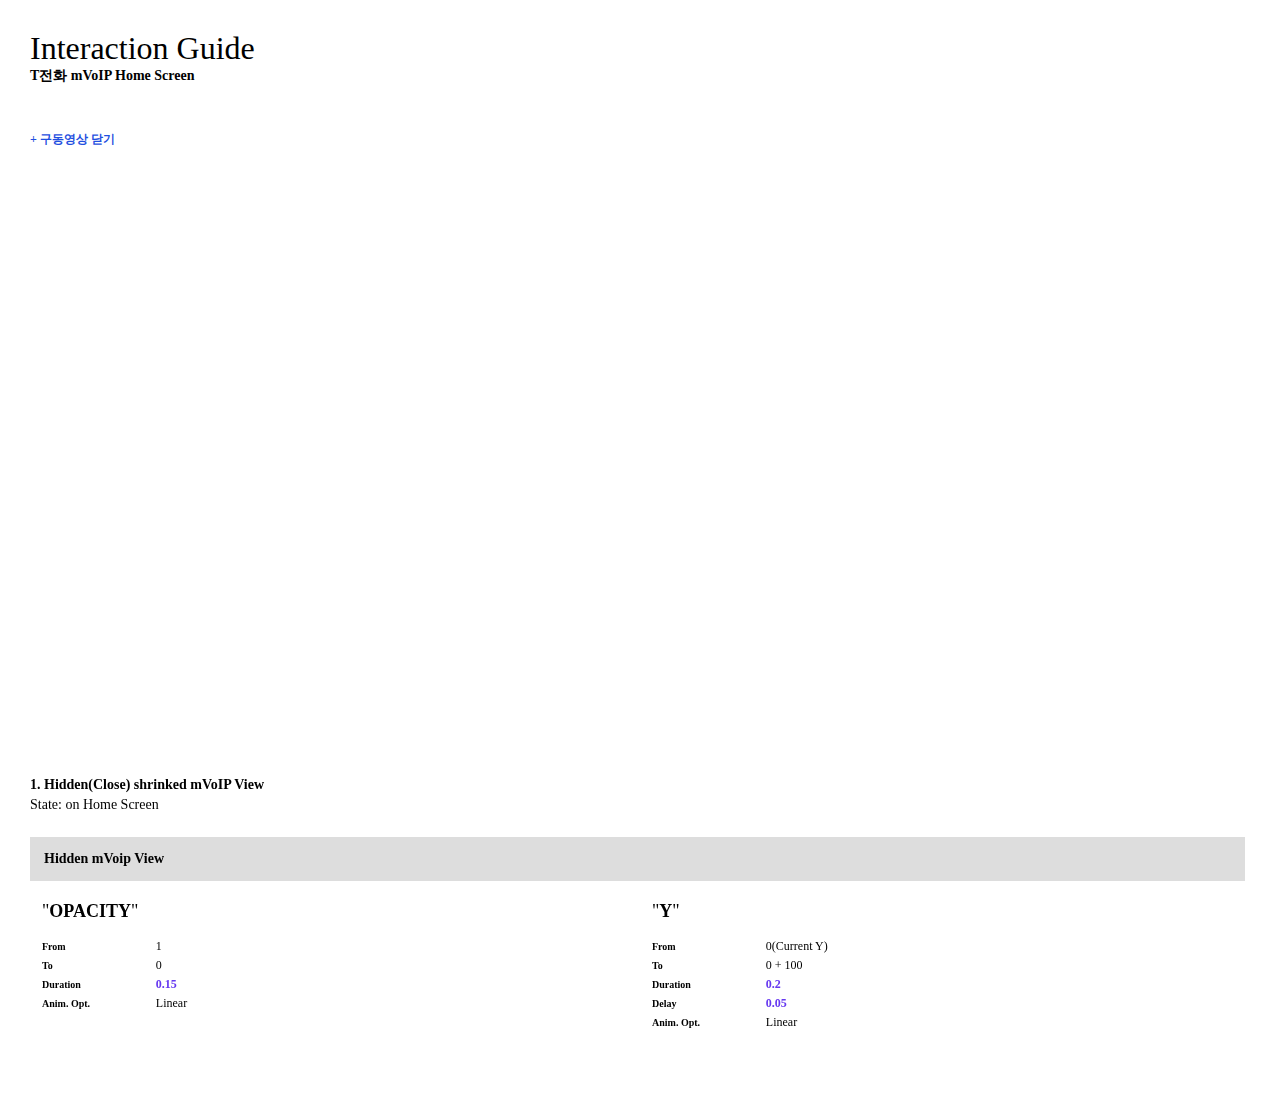
<file: tcall/mvoip/home/v1.0/index.html>
<html5><head><title>T전화 mVoIP 촬영 Interaction Guide, 180117</title><link href="index.css" rel="stylesheet" type="text/css"><meta charset="UTF-8"><meta name="T전화 mVoIP 촬영 Interaction Guide"><meta content="" name="description"><meta content="True" name="HandheldFriendly"><meta content="320" name="MobileOptimized"><meta content="width=device-width, initial-scale=1, minimal-ui" name="viewport"><meta content="on" http-equiv="cleartype"><link href="img/touch/apple-touch-icon-144x144-precomposed.png" rel="apple-touch-icon-precomposed" sizes="144x144"><link href="img/touch/apple-touch-icon-114x114-precomposed.png" rel="apple-touch-icon-precomposed" sizes="114x114"><link href="img/touch/apple-touch-icon-72x72-precomposed.png" rel="apple-touch-icon-precomposed" sizes="72x72"><link href="img/touch/apple-touch-icon-57x57-precomposed.png" rel="apple-touch-icon-precomposed"><link href="img/touch/touch-icon-196x196.png" rel="shortcut icon" sizes="196x196"><link href="img/touch/apple-touch-icon.png" rel="shortcut icon"><!--Tile icon for Win8 (144x144 + tile color)--><meta content="img/touch/apple-touch-icon-144x144-precomposed.png" name="msapplication-TileImage"><meta content="#222222" name="msapplication-TileColor"></head><body><header><p class="title">Interaction Guide</p><p class="desc">T전화 mVoIP Home Screen</p></header><div class="mov-wrapper" id="target"><p id="toggleText" onclick="toggleMov()">+ 구동영상 닫기</p><iframe frameborder="0" height="100%" src="https://player.vimeo.com/video/257663178">webkitallowfullscreen mozallowfullscreen allowfullscreen</iframe><script>var target = document.getElementById('target');
var text = document.getElementById('toggleText');

function toggleMov(){
    if (target.classList.contains('shrinked')){
        target.classList.remove('shrinked');
        text.textContent = '- 구동영상 닫기';
    } else {
        target.classList.add('shrinked');
        text.textContent = '+ 구동영상 보기';
    }
}</script></div><ul class="flex-wrapper"><li><p class="title">1. Hidden(Close) shrinked mVoIP View</p><p class="s-title">State: on Home Screen</p><div class="table-wrapper"><div class="table-divide width100"><p class="table-divide-title">Hidden mVoip View</p><div class="table-divide width50"><table class="width100"><tr><th class="title" colspan="2">Opacity</th></tr><tr><th>From</th><td>1</td></tr><tr><th>To</th><td>0</td></tr><tr><th>Duration</th><td class="value">0.15</td></tr><tr><th>Anim. Opt.</th><td>Linear</td></tr></table></div><div class="table-divide width50"><table class="width100"><tr><th class="title" colspan="2">Y</th></tr><tr><th>From</th><td>0(Current Y)</td></tr><tr><th>To</th><td>0 + 100</td></tr><tr><th>Duration</th><td class="value">0.2</td></tr><tr><th>Delay</th><td class="value">0.05</td></tr><tr><th>Anim. Opt.</th><td>Linear</td></tr></table></div></div></div></li></ul></body></html5>
</file>
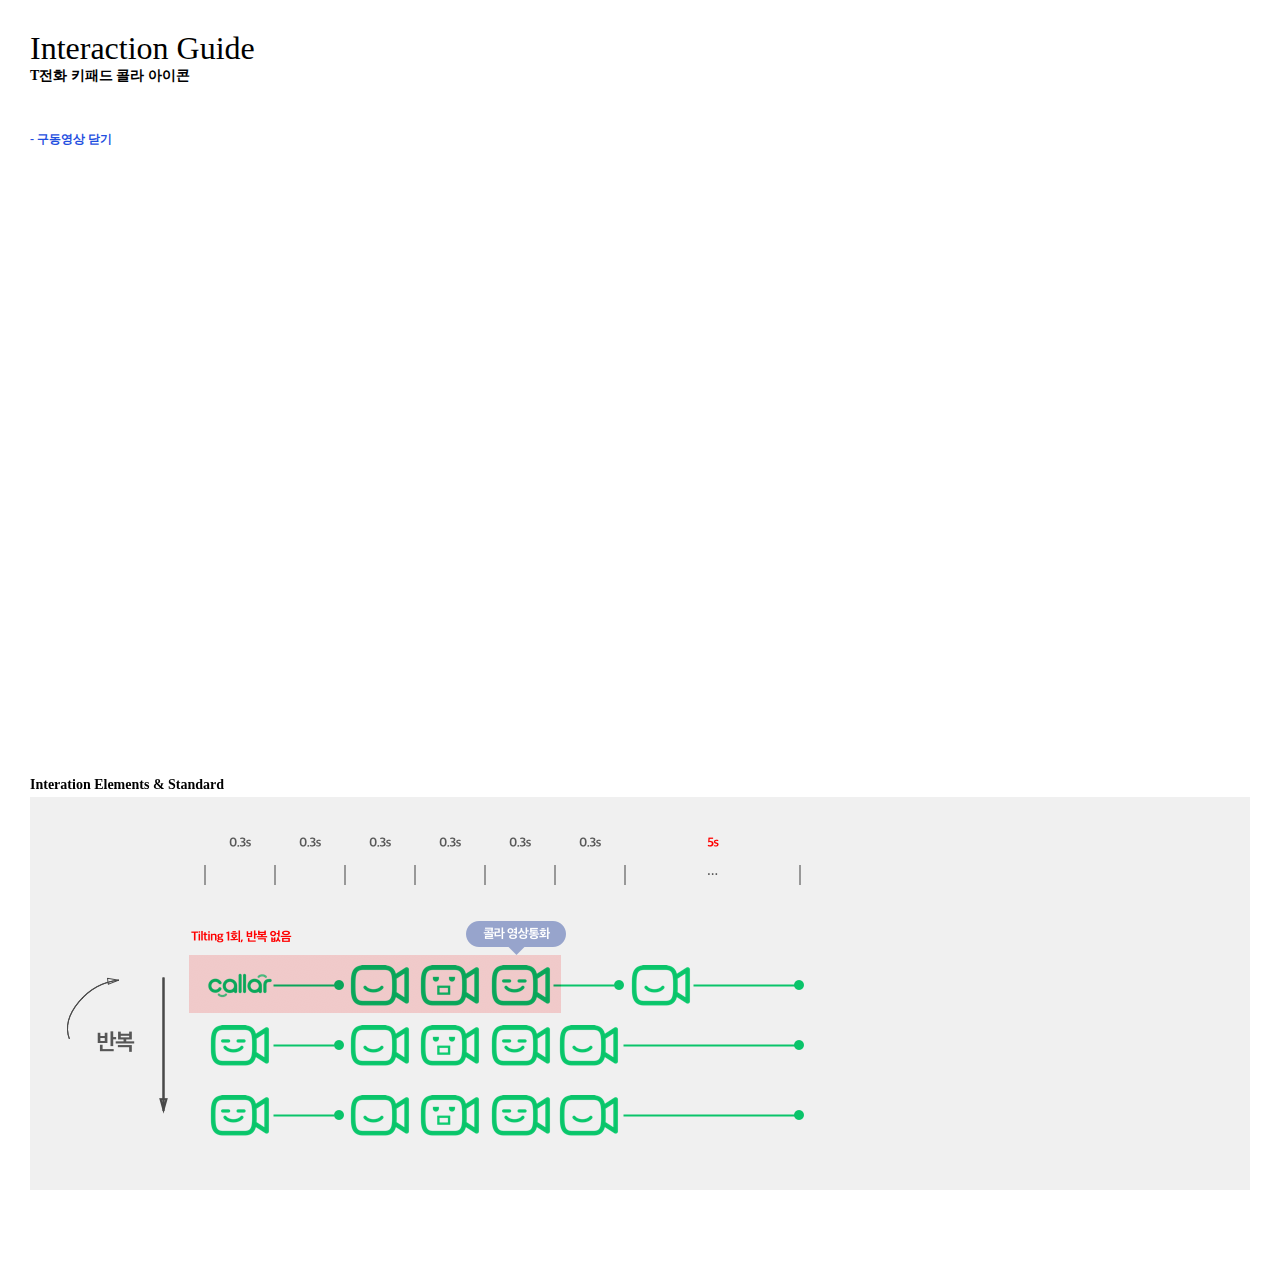
<file: tcall/mvoip/keypad/ar/index.html>
<html5><head><link href="new.css" rel="stylesheet" type="text/css"><meta charset="UTF-8"><meta name="T전화 수신레버 Intearction Guide"><title>T전화 수신레버 Interaction Guide, 180109</title></head><body><header><p class="title">Interaction Guide</p><p class="desc">T전화 키패드 콜라 아이콘</p></header><div class="mov-wrapper" id="target"><p id="toggleText" onclick="toggleMov()">- 구동영상 닫기</p><iframe frameborder="0" height="100%" src="https://player.vimeo.com/video/263333984">webkitallowfullscreen mozallowfullscreen allowfullscreen</iframe><script>var target = document.getElementById('target');
var text = document.getElementById('toggleText');

function toggleMov(){
    if (target.classList.contains('shrinked')){
        target.classList.remove('shrinked');
        text.textContent = '- 구동영상 닫기';
    } else {
        target.classList.add('shrinked');
        text.textContent = '+ 구동영상 보기';
    }
}</script></div><ul class="flex-wrapper"><li id="standard"><p class="title">Interation Elements & Standard</p><div class="contents-wrapper" style="text-align:center;background:#F0F0F0;"><img src="img/ar_icon.png"></div></li></ul></body></html5>
</file>
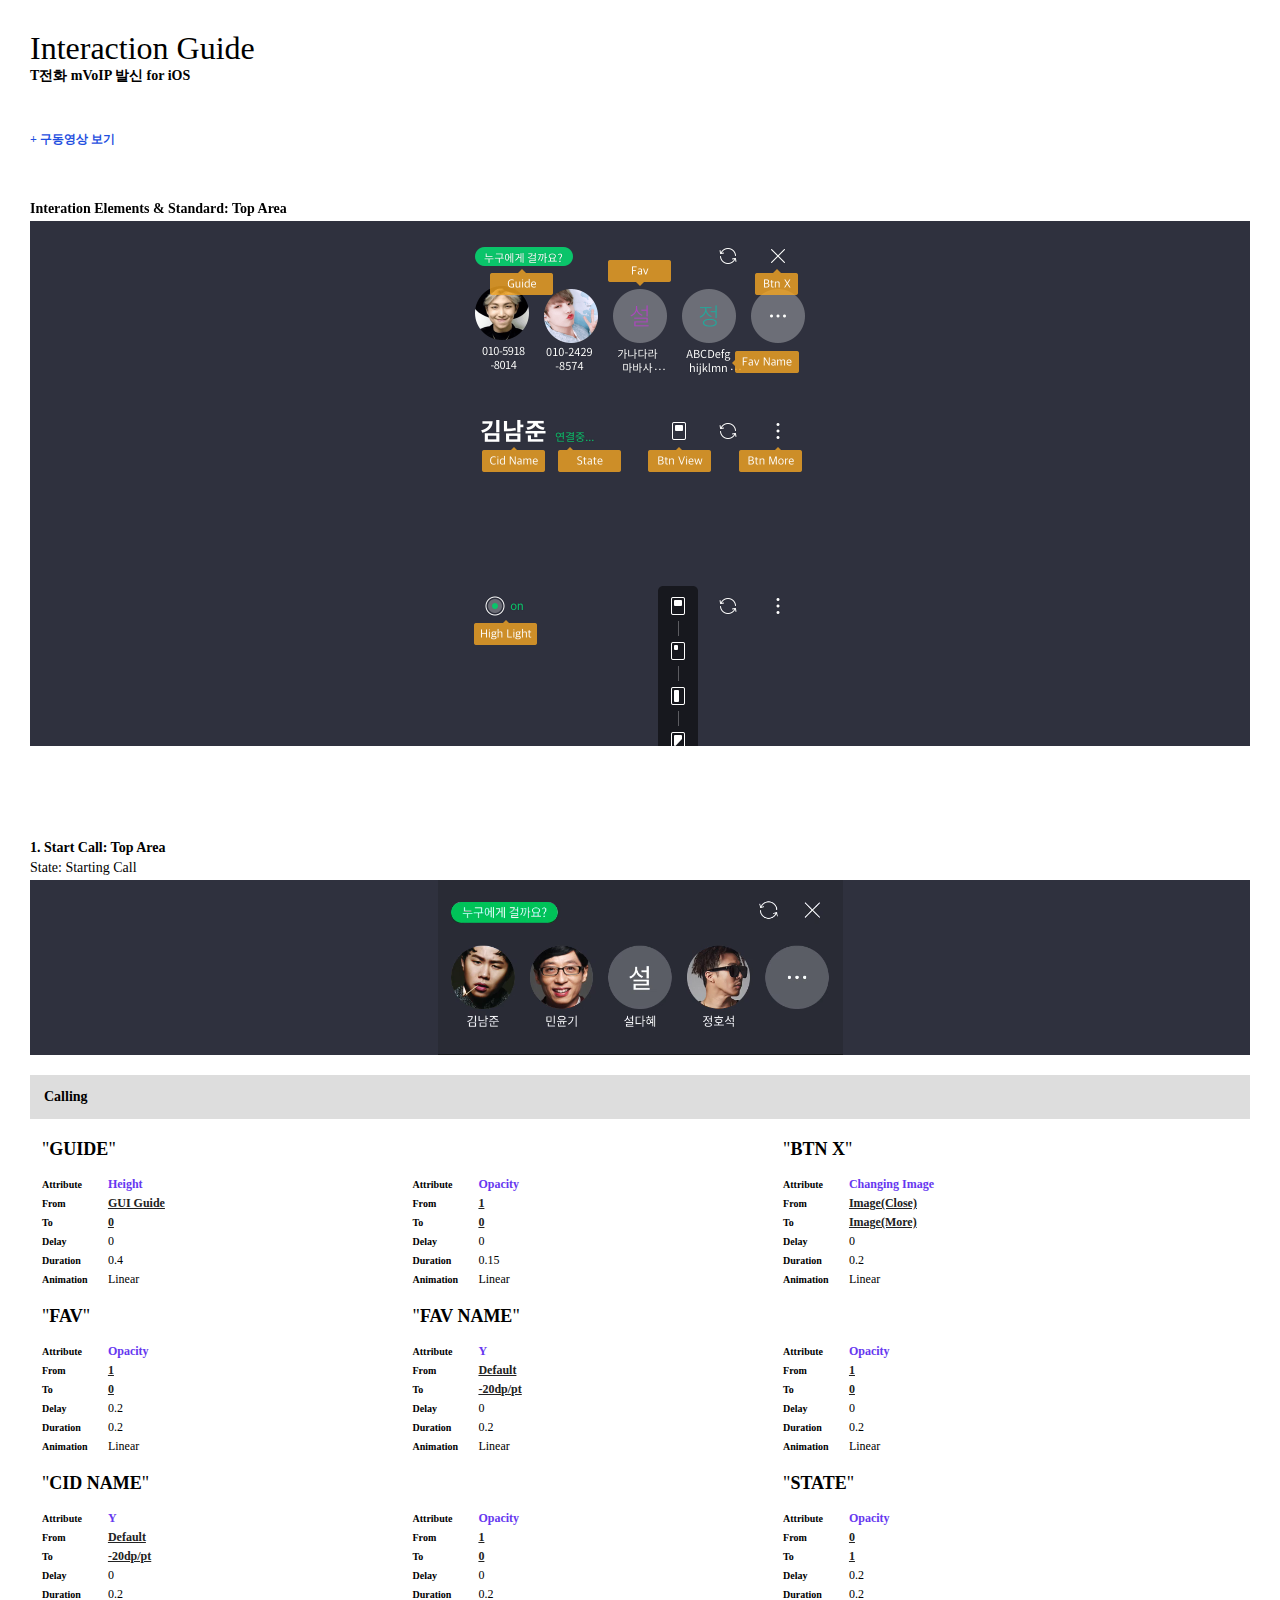
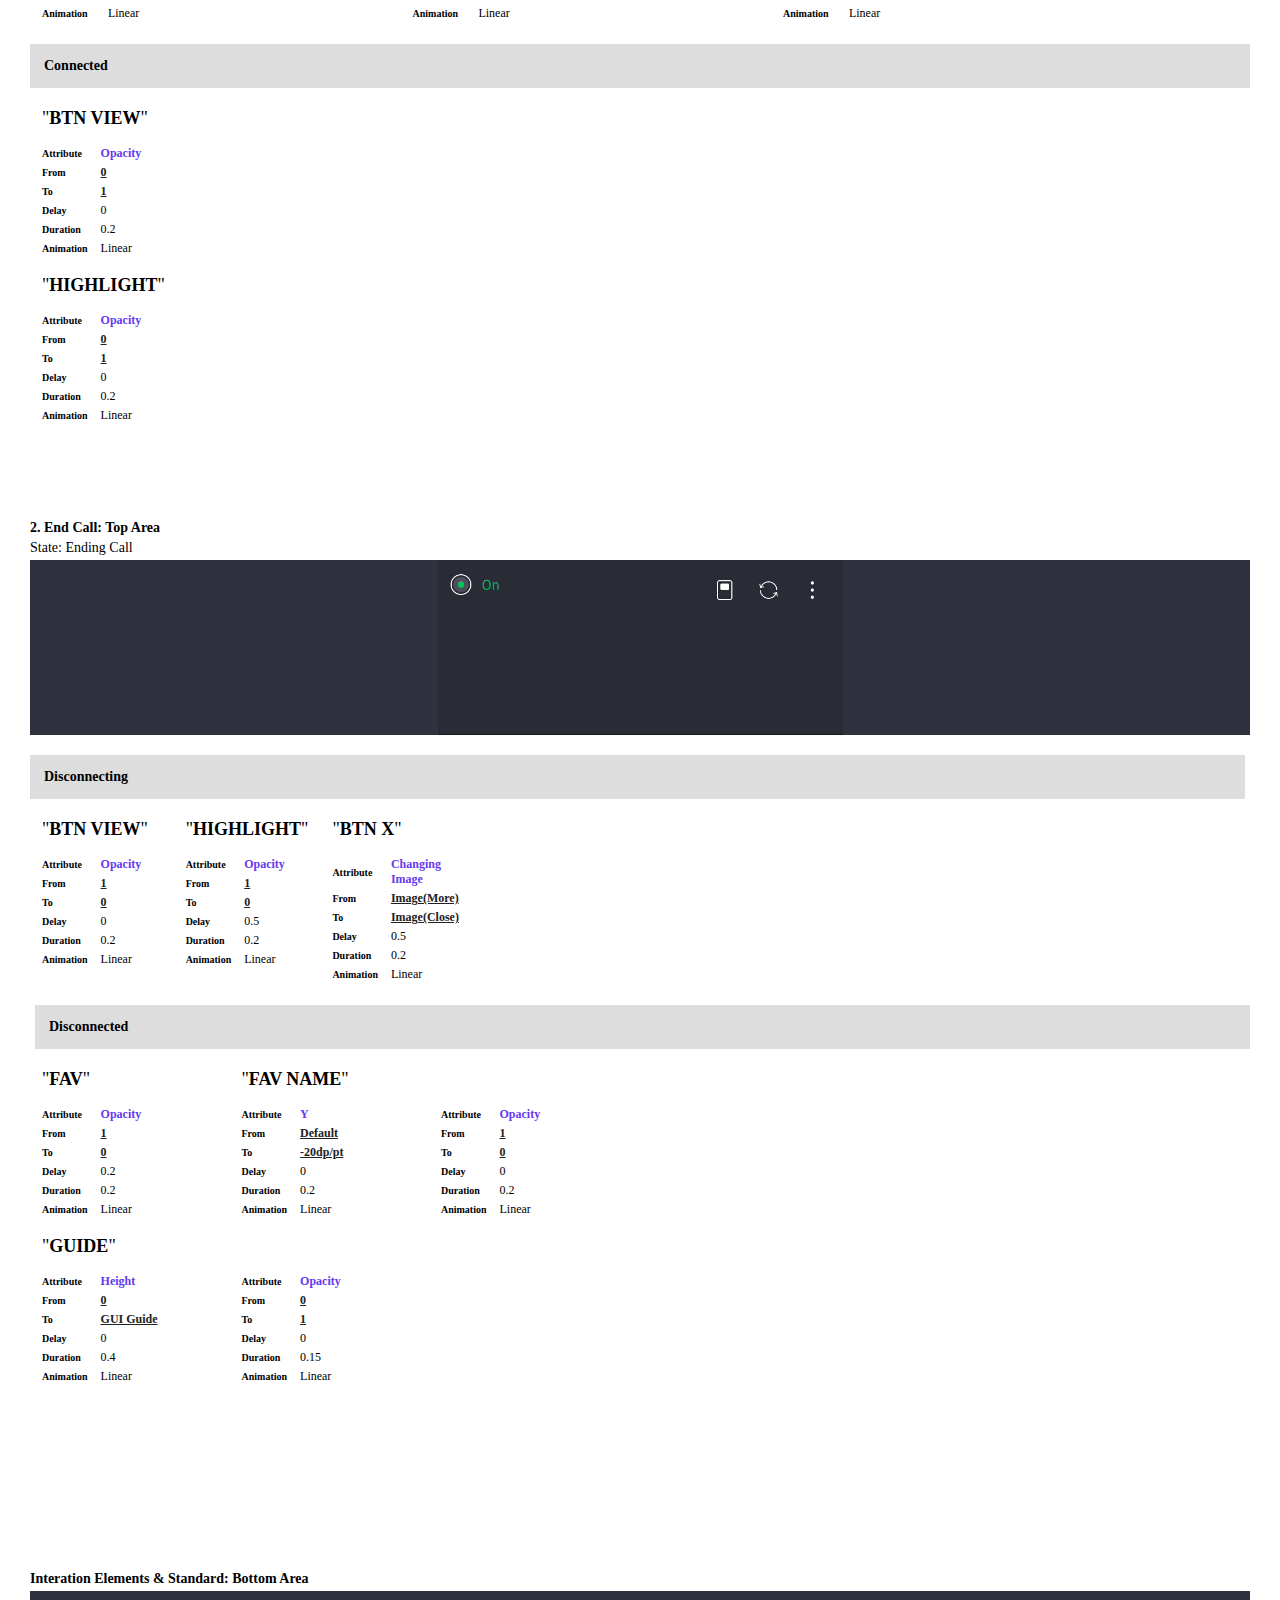
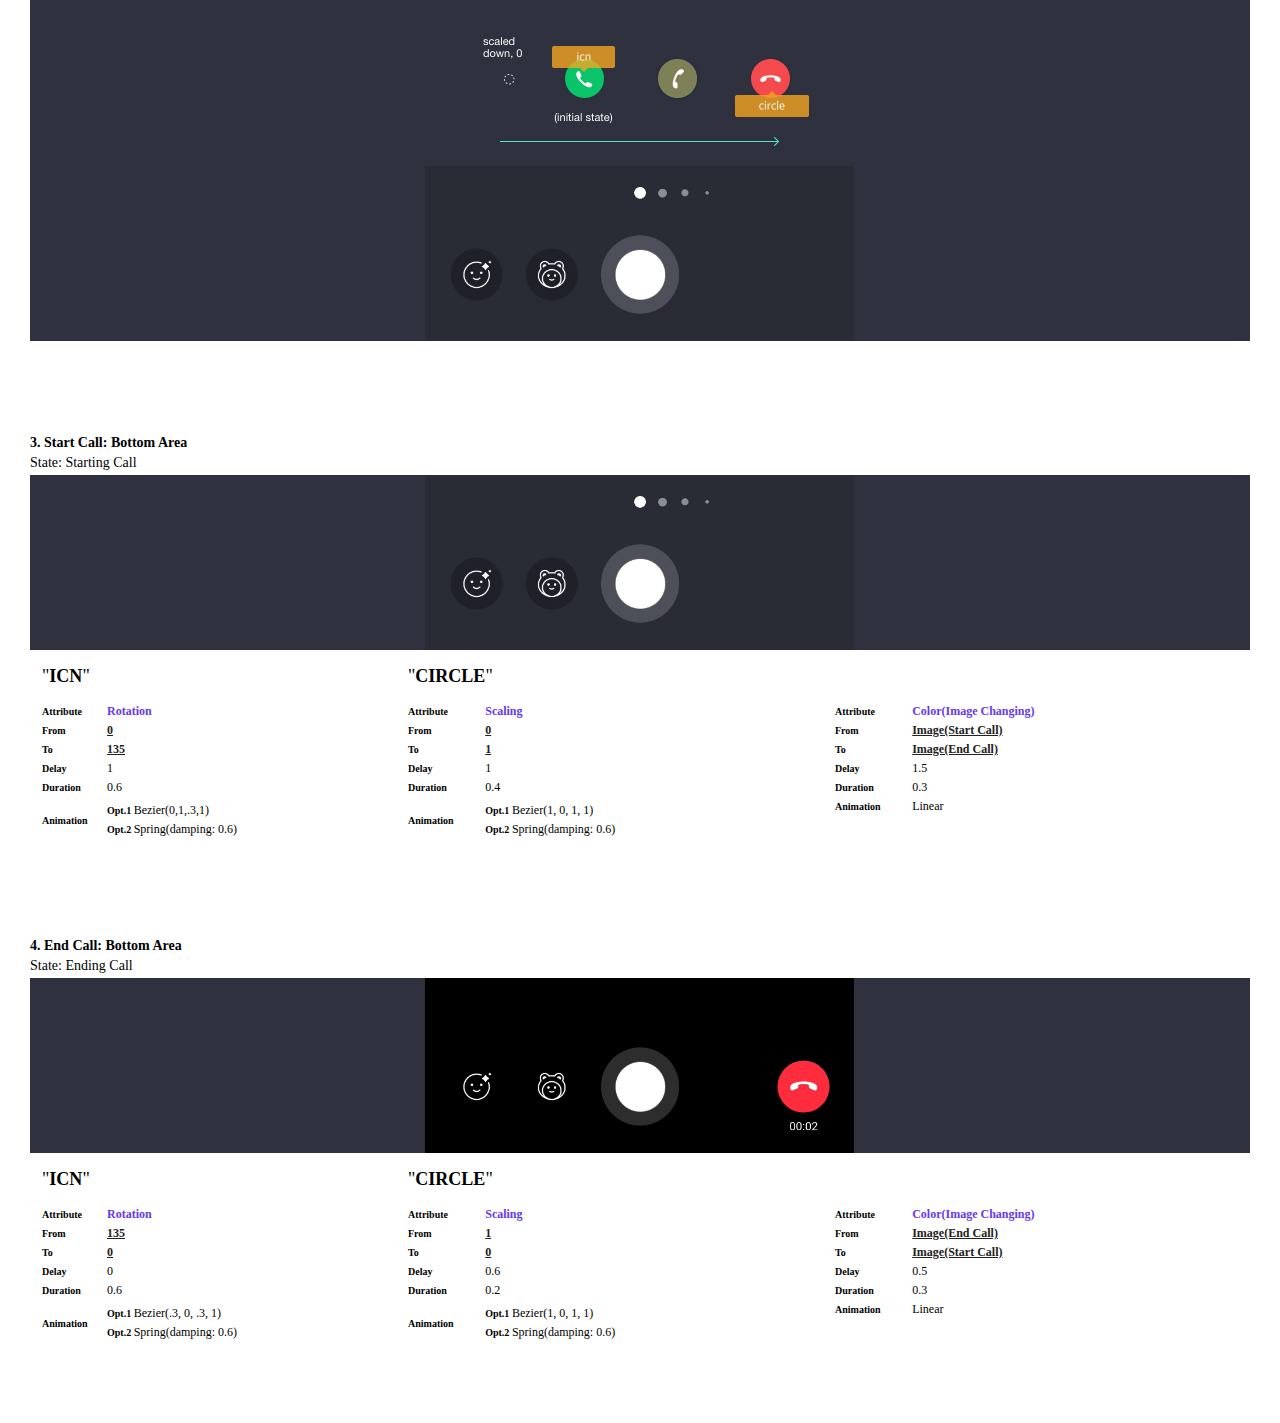
<file: tcall/mvoip/outcoming/v02/index.html>
<html5><head><title>T전화 mVoIP 발신 Interaction Guide, 180117</title><link href="index.css" rel="stylesheet" type="text/css"><meta charset="UTF-8"><meta name="T전화 mVoIP 발신 Interaction Guide"><meta content="" name="description"><meta content="True" name="HandheldFriendly"><meta content="320" name="MobileOptimized"><meta content="width=device-width, initial-scale=1, minimal-ui" name="viewport"><meta content="on" http-equiv="cleartype"><link href="img/touch/apple-touch-icon-144x144-precomposed.png" rel="apple-touch-icon-precomposed" sizes="144x144"><link href="img/touch/apple-touch-icon-114x114-precomposed.png" rel="apple-touch-icon-precomposed" sizes="114x114"><link href="img/touch/apple-touch-icon-72x72-precomposed.png" rel="apple-touch-icon-precomposed" sizes="72x72"><link href="img/touch/apple-touch-icon-57x57-precomposed.png" rel="apple-touch-icon-precomposed"><link href="img/touch/touch-icon-196x196.png" rel="shortcut icon" sizes="196x196"><link href="img/touch/apple-touch-icon.png" rel="shortcut icon"><!--Tile icon for Win8 (144x144 + tile color)--><meta content="img/touch/apple-touch-icon-144x144-precomposed.png" name="msapplication-TileImage"><meta content="#222222" name="msapplication-TileColor"></head><body><header><p class="title">Interaction Guide</p><p class="desc">T전화 mVoIP 발신 for iOS</p></header><div class="mov-wrapper shrinked" id="target"><p id="toggleText" onclick="toggleMov()">+ 구동영상 보기</p><iframe frameborder="0" height="100%" src="https://player.vimeo.com/video/251768722">webkitallowfullscreen mozallowfullscreen allowfullscreen</iframe><script>var target = document.getElementById('target');
var text = document.getElementById('toggleText');

function toggleMov(){
    if (target.classList.contains('shrinked')){
        target.classList.remove('shrinked');
        text.textContent = '- 구동영상 닫기';
    } else {
        target.classList.add('shrinked');
        text.textContent = '+ 구동영상 보기';
    }
}</script></div><ul class="flex-wrapper"><li class="standard"><p class="title">Interation Elements & Standard: Top Area</p><div class="contents-wrapper"><div class="img-wrapper width33"><img class="common-img" src="img/top_before.png"></div><div class="img-wrapper width33"><img class="common-img" src="img/top_calling.png"></div><div class="img-wrapper width33"><img class="common-img" src="img/top_after.png"></div></div></li><li><p class="title">1. Start Call: Top Area</p><p class="s-title">State: Starting Call</p><div class="contents-wrapper"><div class="video-wrapper width100"><video autoplay="" loop=""><source src="mov/top_start.mov" type="video/mp4"></video></div></div><div class="table-wrapper"><div class="table-divide width100"><p class="table-divide-title width100">Calling</p><div class="table-divide"><table class="width33"><tr><th class="title" colspan="2">Guide</th></tr><tr><th>Attribute</th><td>Height</td></tr><tr><th>From</th><td class="value">GUI Guide</td></tr><tr><th>To</th><td class="value">0</td></tr><tr><th>Delay</th><td>0</td></tr><tr><th>Duration</th><td>0.4</td></tr><tr><th>Animation</th><td>Linear</td></tr></table><table class="width33"><tr><th class="emptytitle" colspan="2">&nbsp;</th></tr><tr><th>Attribute</th><td>Opacity</td></tr><tr><th>From</th><td class="value">1</td></tr><tr><th>To</th><td class="value">0</td></tr><tr><th>Delay</th><td>0</td></tr><tr><th>Duration</th><td>0.15</td></tr><tr class="ios"><th>Animation</th><td>Linear</td></tr></table><table class="width33"><tr><th class="title" colspan="2">Btn X</th></tr><tr><th>Attribute</th><td>Changing Image</td></tr><tr><th>From</th><td class="value">Image(Close)</td></tr><tr><th>To</th><td class="value">Image(More)</td></tr><tr><th>Delay</th><td>0</td></tr><tr><th>Duration</th><td>0.2</td></tr><tr class="ios"><th>Animation</th><td>Linear</td></tr></table><table class="width33"><tr><th class="title" colspan="2">Fav</th></tr><tr><th>Attribute</th><td>Opacity</td></tr><tr><th>From</th><td class="value">1</td></tr><tr><th>To</th><td class="value">0</td></tr><tr><th>Delay</th><td>0.2</td></tr><tr><th>Duration</th><td>0.2</td></tr><tr><th>Animation</th><td>Linear</td></tr></table><table class="width33"><tr><th class="title" colspan="2">Fav Name</th></tr><tr><th>Attribute</th><td>Y</td></tr><tr><th>From</th><td class="value">Default</td></tr><tr><th>To</th><td class="value">-20dp/pt</td></tr><tr><th>Delay</th><td>0</td></tr><tr><th>Duration</th><td>0.2</td></tr><tr><th>Animation</th><td>Linear</td></tr></table><table class="width33"><tr><th class="emptytitle" colspan="2">&nbsp;</th></tr><tr><th>Attribute</th><td>Opacity</td></tr><tr><th>From</th><td class="value">1</td></tr><tr><th>To</th><td class="value">0</td></tr><tr><th>Delay</th><td>0</td></tr><tr><th>Duration</th><td>0.2</td></tr><tr class="ios"><th>Animation</th><td>Linear</td></tr></table><table class="width33"><tr><th class="title" colspan="2">Cid Name</th></tr><tr><th>Attribute</th><td>Y</td></tr><tr><th>From</th><td class="value">Default</td></tr><tr><th>To</th><td class="value">-20dp/pt</td></tr><tr><th>Delay</th><td>0</td></tr><tr><th>Duration</th><td>0.2</td></tr><tr><th>Animation</th><td>Linear</td></tr></table><table class="width33"><tr><th class="emptytitle" colspan="2">&nbsp;</th></tr><tr><th>Attribute</th><td>Opacity</td></tr><tr><th>From</th><td class="value">1</td></tr><tr><th>To</th><td class="value">0</td></tr><tr><th>Delay</th><td>0</td></tr><tr><th>Duration</th><td>0.2</td></tr><tr class="ios"><th>Animation</th><td>Linear</td></tr></table><table class="width33"><tr><th class="title" colspan="2">State</th></tr><tr><th>Attribute</th><td>Opacity</td></tr><tr><th>From</th><td class="value">0</td></tr><tr><th>To</th><td class="value">1</td></tr><tr><th>Delay</th><td>0.2</td></tr><tr><th>Duration</th><td>0.2</td></tr><tr><th>Animation</th><td>Linear</td></tr></table></div></div><div class="table-divide width100"><p class="table-divide-title width100">Connected</p><div class="table-divide"><table class="width50"><tr><th class="title" colspan="2">Btn View</th></tr><tr><th>Attribute</th><td>Opacity</td></tr><tr><th>From</th><td class="value">0</td></tr><tr><th>To</th><td class="value">1</td></tr><tr><th>Delay</th><td>0</td></tr><tr><th>Duration</th><td>0.2</td></tr><tr class="ios"><th>Animation</th><td>Linear</td></tr></table><table class="width50"><tr><th class="title" colspan="2">Highlight</th></tr><tr><th>Attribute</th><td>Opacity</td></tr><tr><th>From</th><td class="value">0</td></tr><tr><th>To</th><td class="value">1</td></tr><tr><th>Delay</th><td>0</td></tr><tr><th>Duration</th><td>0.2</td></tr><tr class="ios"><th>Animation</th><td>Linear</td></tr></table></div></div></div></li><li><p class="title">2. End Call: Top Area</p><p class="s-title">State: Ending Call</p><div class="contents-wrapper"><div class="video-wrapper width100"><video autoplay="" loop=""><source src="mov/top_end.mov" type="video/mp4"></video></div></div><div class="table-wrapper"><div class="table-divide width100"><p class="table-divide-title">Disconnecting</p><div class="table-divide"><table class="width33"><tr><th class="title" colspan="2">Btn View</th></tr><tr><th>Attribute</th><td>Opacity</td></tr><tr><th>From</th><td class="value">1</td></tr><tr><th>To</th><td class="value">0</td></tr><tr><th>Delay</th><td>0</td></tr><tr><th>Duration</th><td>0.2</td></tr><tr class="ios"><th>Animation</th><td>Linear</td></tr></table><table class="width33"><tr><th class="title" colspan="2">Highlight</th></tr><tr><th>Attribute</th><td>Opacity</td></tr><tr><th>From</th><td class="value">1</td></tr><tr><th>To</th><td class="value">0</td></tr><tr><th>Delay</th><td>0.5</td></tr><tr><th>Duration</th><td>0.2</td></tr><tr class="ios"><th>Animation</th><td>Linear</td></tr></table><table class="width33"><tr><th class="title" colspan="2">Btn X</th></tr><tr><th>Attribute</th><td>Changing Image</td></tr><tr><th>From</th><td class="value">Image(More)</td></tr><tr><th>To</th><td class="value">Image(Close)</td></tr><tr><th>Delay</th><td>0.5</td></tr><tr><th>Duration</th><td>0.2</td></tr><tr class="ios"><th>Animation</th><td>Linear</td></tr></table></div></div><div class="table-divide width100"><p class="table-divide-title">Disconnected</p><div class="table-divide"><table class="width33"><tr><th class="title" colspan="2">Fav</th></tr><tr><th>Attribute</th><td>Opacity</td></tr><tr><th>From</th><td class="value">1</td></tr><tr><th>To</th><td class="value">0</td></tr><tr><th>Delay</th><td>0.2</td></tr><tr><th>Duration</th><td>0.2</td></tr><tr><th>Animation</th><td>Linear</td></tr></table><table class="width33"><tr><th class="title" colspan="2">Fav Name</th></tr><tr><th>Attribute</th><td>Y</td></tr><tr><th>From</th><td class="value">Default</td></tr><tr><th>To</th><td class="value">-20dp/pt</td></tr><tr><th>Delay</th><td>0</td></tr><tr><th>Duration</th><td>0.2</td></tr><tr><th>Animation</th><td>Linear</td></tr></table><table class="width33"><tr><th class="emptytitle" colspan="2">&nbsp;</th></tr><tr><th>Attribute</th><td>Opacity</td></tr><tr><th>From</th><td class="value">1</td></tr><tr><th>To</th><td class="value">0</td></tr><tr><th>Delay</th><td>0</td></tr><tr><th>Duration</th><td>0.2</td></tr><tr class="ios"><th>Animation</th><td>Linear</td></tr></table><table class="width33"><tr><th class="title" colspan="2">Guide</th></tr><tr><th>Attribute</th><td>Height</td></tr><tr><th>From</th><td class="value">0</td></tr><tr><th>To</th><td class="value">GUI Guide</td></tr><tr><th>Delay</th><td>0</td></tr><tr><th>Duration</th><td>0.4</td></tr><tr><th>Animation</th><td>Linear</td></tr></table><table class="width33"><tr><th class="emptytitle" colspan="2">&nbsp;</th></tr><tr><th>Attribute</th><td>Opacity</td></tr><tr><th>From</th><td class="value">0</td></tr><tr><th>To</th><td class="value">1</td></tr><tr><th>Delay</th><td>0</td></tr><tr><th>Duration</th><td>0.15</td></tr><tr class="ios"><th>Animation</th><td>Linear</td></tr></table></div></div></div></li><li></li><li class="standard"><p class="title">Interation Elements & Standard: Bottom Area</p><div class="contents-wrapper"><div class="img-wrapper width50"><img class="common-img" src="img/flow.png"></div><div class="video-wrapper width50"><video autoplay="" loop=""><source src="mov/btm.mov" type="video/mp4"></video></div></div></li><li><p class="title">3. Start Call: Bottom Area</p><p class="s-title">State: Starting Call</p><div class="contents-wrapper"><div class="video-wrapper width100"><video autoplay="" loop=""><source src="mov/btm_start.mov" type="video/mp4"></video></div></div><div class="table-wrapper"><div class="table-divide width30"><table class="width100"><tr><th class="title" colspan="2">Icn</th></tr><tr><th>Attribute</th><td>Rotation</td></tr><tr><th>From</th><td class="value">0</td></tr><tr><th>To</th><td class="value">135</td></tr><tr><th>Delay</th><td>1</td></tr><tr><th>Duration</th><td>0.6</td></tr><tr class="ios"><th>Animation</th><td><p>Bezier(0,1,.3,1)</p><p>Spring(damping: 0.6)</p></td></tr></table></div><div class="table-divide width70"><table><tr><th class="title" colspan="2">Circle</th></tr><tr><th>Attribute</th><td>Scaling</td></tr><tr><th>From</th><td class="value">0</td></tr><tr><th>To</th><td class="value">1</td></tr><tr><th>Delay</th><td>1</td></tr><tr><th>Duration</th><td>0.4</td></tr><tr class="ios"><th>Animation</th><td><p>Bezier(1, 0, 1, 1)</p><p>Spring(damping: 0.6)</p></td></tr></table><table><tr><th class="emptytitle" colspan="2">&nbsp;</th></tr><tr><th>Attribute</th><td>Color(Image Changing)</td></tr><tr><th>From</th><td class="value">Image(Start Call)</td></tr><tr><th>To</th><td class="value">Image(End Call)</td></tr><tr><th>Delay</th><td>1.5</td></tr><tr><th>Duration</th><td>0.3</td></tr><tr><th>Animation</th><td>Linear</td></tr></table></div></div></li><li><p class="title">4. End Call: Bottom Area</p><p class="s-title">State: Ending Call</p><div class="contents-wrapper"><div class="video-wrapper width100"><video autoplay="" loop=""><source src="mov/btm_end.mov" type="video/mp4"></video></div></div><div class="table-wrapper"><div class="table-divide width30"><table class="width100"><tr><th class="title" colspan="2">Icn</th></tr><tr><th>Attribute</th><td>Rotation</td></tr><tr><th>From</th><td class="value">135</td></tr><tr><th>To</th><td class="value">0</td></tr><tr><th>Delay</th><td>0</td></tr><tr><th>Duration</th><td>0.6</td></tr><tr class="ios"><th>Animation</th><td><p>Bezier(.3, 0, .3, 1)</p><p>Spring(damping: 0.6)</p></td></tr></table></div><div class="table-divide width70"><table><tr><th class="title" colspan="2">Circle</th></tr><tr><th>Attribute</th><td>Scaling</td></tr><tr><th>From</th><td class="value">1</td></tr><tr><th>To</th><td class="value">0</td></tr><tr><th>Delay</th><td>0.6</td></tr><tr><th>Duration</th><td>0.2</td></tr><tr class="ios"><th>Animation</th><td><p>Bezier(1, 0, 1, 1)</p><p>Spring(damping: 0.6)</p></td></tr></table><table><tr><th class="emptytitle" colspan="2">&nbsp;</th></tr><tr><th>Attribute</th><td>Color(Image Changing)</td></tr><tr><th>From</th><td class="value">Image(End Call)</td></tr><tr><th>To</th><td class="value">Image(Start Call)</td></tr><tr><th>Delay</th><td>0.5</td></tr><tr><th>Duration</th><td>0.3</td></tr><tr class="ios"><th>Animation</th><td>Linear</td></tr></table></div></div></li></ul></body></html5>
</file>
<file: tcall/lever/v01/new.css>
@import url(//spoqa.github.io/spoqa-han-sans/css/SpoqaHanSans-kr.css);
* {
  box-sizing: border-box; }

html, body {
  margin: 0;
  position: relative;
  font-family: 'Spoqa Han Sans', 'Spoqa Han Sans KR', 'Sans-serif'; }

header {
  padding: 30px; }
  header p {
    margin: 0; }
    header p.title {
      font-size: 32px;
      font-weight: 100; }
    header p.desc {
      font-size: 14px;
      font-weight: 600; }

.flex-wrapper {
  display: flex;
  flex-flow: row wrap;
  justify-content: flex-start;
  padding: 0; }
  .flex-wrapper li {
    width: 100%;
    padding: 30px;
    position: relative;
    list-style-type: none;
    text-overflow: ellipsis;
    margin-bottom: 30px; }
    .flex-wrapper li#standard {
      width: 100% !important;
      padding: 30px !important; }
    .flex-wrapper li p {
      margin: 4px 0;
      font-size: 14px; }
      .flex-wrapper li p.title {
        font-weight: 600; }
      .flex-wrapper li p.s-title {
        font-weight: 300; }

.contents-wrapper {
  width: 100%;
  position: relative;
  display: flex;
  background: #2F313E; }
  .contents-wrapper div {
    float: left; }
  .contents-wrapper .img-wrapper, .contents-wrapper .video-wrapper {
    height: 175px;
    position: relative;
    text-align: center; }
    .contents-wrapper .img-wrapper img, .contents-wrapper .video-wrapper img {
      height: 100%; }
    .contents-wrapper .img-wrapper video, .contents-wrapper .video-wrapper video {
      position: absolute;
      top: 0;
      left: 0;
      bottom: 0;
      right: 0;
      margin: auto;
      object-fit: cover;
      display: block;
      max-height: 175px;
      max-width: 100%; }

.table-wrapper .table-divide, .table-wrapper table {
  float: left; }
  .table-wrapper .table-divide .table-divide-title, .table-wrapper table .table-divide-title {
    width: calc(100% - 5px);
    padding: 14px;
    margin-right: 5px;
    background: #ddd;
    display: inline-block;
    font-weight: 600;
    margin-top: 20px; }
  .table-wrapper .table-divide:nth-child(2n) .table-divide-title, .table-wrapper table:nth-child(2n) .table-divide-title {
    margin-left: 5px; }

.table-wrapper table {
  width: 50%; }

tr:nth-child(2) td {
  color: #6638F0;
  font-weight: 600; }

th, td {
  text-align: left; }

th {
  font-size: 10px;
  padding: 0 10px; }
  th.title {
    font-size: 18px;
    font-weight: 600;
    text-transform: uppercase;
    padding: 14px 10px; }
    th.title::before, th.title::after {
      content: '"';
      font-weight: 100; }

td {
  font-size: 12px; }
  td:first-child {
    width: 20%; }
  td:not(:first-child) {
    width: 80%; }
  td.value {
    color: #222;
    font-weight: 600;
    text-decoration: underline; }
  td.deprecated p {
    color: #bbb;
    text-decoration: line-through; }
    td.deprecated p.edited {
      color: #FF3B4C;
      text-decoration: none !important; }
  td.edited {
    color: #FF3B4C; }

.width25 {
  width: 25% !important; }

.width30 {
  width: 30% !important; }

.width33 {
  width: 33% !important; }

.width50 {
  width: 50% !important; }

.width70 {
  width: 70% !important; }

.width75 {
  width: 75% !important; }

.width100 {
  width: 100% !important; }

@media only screen and (min-width: 1440px) {
  .flex-wrapper li {
    width: 50%;
    padding: 30px 15px 30px 30px; }
    .flex-wrapper li:nth-child(2n-1) {
      padding: 30px 30px 30px 15px; } }
</file>
<file: tcall/lever/v02/new.css>
@import url(//spoqa.github.io/spoqa-han-sans/css/SpoqaHanSans-kr.css);
* {
  box-sizing: border-box; }

html, body {
  margin: 0;
  position: relative;
  font-family: 'Spoqa Han Sans', 'Spoqa Han Sans KR', 'Sans-serif'; }

header {
  padding: 30px; }
  header p {
    margin: 0; }
    header p.title {
      font-size: 32px;
      font-weight: 100; }
    header p.desc {
      font-size: 14px;
      font-weight: 600; }

.flex-wrapper {
  display: flex;
  flex-flow: row wrap;
  justify-content: flex-start;
  padding: 0; }
  .flex-wrapper li {
    width: 100%;
    padding: 30px;
    position: relative;
    list-style-type: none;
    text-overflow: ellipsis;
    margin-bottom: 30px; }
    .flex-wrapper li#standard {
      width: 100% !important;
      padding: 30px !important; }
    .flex-wrapper li.spec-out .contents-wrapper, .flex-wrapper li.spec-out .table-divide, .flex-wrapper li .deprecated .contents-wrapper, .flex-wrapper li .deprecated .table-divide {
      opacity: 0.8; }
    .flex-wrapper li.spec-out > .title, .flex-wrapper li .deprecated > .title {
      color: #f00; }
    .flex-wrapper li.spec-out .s-title, .flex-wrapper li .deprecated .s-title {
      color: #bbb; }
    .flex-wrapper li p {
      margin: 4px 0;
      font-size: 14px; }
      .flex-wrapper li p.title {
        font-weight: 600; }
      .flex-wrapper li p.s-title {
        font-weight: 300; }

.contents-wrapper {
  width: 100%;
  position: relative;
  display: flex;
  background: #2F313E; }
  .contents-wrapper div {
    float: left; }
  .contents-wrapper .img-wrapper, .contents-wrapper .video-wrapper {
    height: 175px;
    position: relative;
    text-align: center; }
    .contents-wrapper .img-wrapper img, .contents-wrapper .video-wrapper img {
      height: 100%; }
    .contents-wrapper .img-wrapper video, .contents-wrapper .video-wrapper video {
      position: absolute;
      top: 0;
      left: 0;
      bottom: 0;
      right: 0;
      margin: auto;
      object-fit: cover;
      display: block;
      max-height: 175px;
      max-width: 100%; }

.table-wrapper .table-divide, .table-wrapper table {
  float: left; }
  .table-wrapper .table-divide .table-divide-title, .table-wrapper table .table-divide-title {
    width: calc(100% - 5px);
    padding: 14px;
    margin-right: 5px;
    background: #ddd;
    display: inline-block;
    font-weight: 600;
    margin-top: 20px; }
  .table-wrapper .table-divide:nth-child(2n) .table-divide-title, .table-wrapper table:nth-child(2n) .table-divide-title {
    margin-left: 5px; }

.table-wrapper table {
  width: 50%; }

tr:nth-child(2) td {
  color: #6638F0;
  font-weight: 600; }

th, td {
  text-align: left; }

th {
  font-size: 10px;
  padding: 0 10px; }
  th.title {
    font-size: 18px;
    font-weight: 600;
    text-transform: uppercase;
    padding: 14px 10px; }
    th.title::before, th.title::after {
      content: '"';
      font-weight: 100; }

td {
  font-size: 12px; }
  td:first-child {
    width: 20%; }
  td:not(:first-child) {
    width: 80%; }
  td.value {
    color: #222;
    font-weight: 600;
    text-decoration: underline; }
  td.deprecated p {
    color: #bbb;
    text-decoration: line-through; }
    td.deprecated p.edited {
      color: #FF3B4C;
      text-decoration: none !important; }
  td.edited {
    color: #FF3B4C; }

.width25 {
  width: 25% !important; }

.width30 {
  width: 30% !important; }

.width33 {
  width: 33% !important; }

.width50 {
  width: 50% !important; }

.width70 {
  width: 70% !important; }

.width75 {
  width: 75% !important; }

.width100 {
  width: 100% !important; }

@media only screen and (min-width: 1440px) {
  .flex-wrapper li {
    width: 50%;
    padding: 30px 15px 30px 30px; }
    .flex-wrapper li:nth-child(2n-1) {
      padding: 30px 30px 30px 15px; } }
</file>
<file: tcall/mvoip/outcoming/index.css>
@import url(//spoqa.github.io/spoqa-han-sans/css/SpoqaHanSans-kr.css);
* {
  box-sizing: border-box; }

html, body {
  margin: 0;
  position: relative;
  font-family: 'Spoqa Han Sans', 'Spoqa Han Sans KR', 'Sans-serif'; }

header {
  padding: 30px; }
  header p {
    margin: 0; }
    header p.title {
      font-size: 32px;
      font-weight: 100; }
    header p.desc {
      font-size: 14px;
      font-weight: 600; }

.mov-wrapper {
  padding: 0 30px;
  height: 600px;
  transition: height 0.3s; }
  .mov-wrapper p {
    font-size: 12px;
    font-weight: 600;
    line-height: 24px;
    color: #1f4fe0; }
  .mov-wrapper.shrinked {
    height: 24px; }
    .mov-wrapper.shrinked iframe {
      opacity: 0; }

.flex-wrapper {
  display: flex;
  flex-flow: row wrap;
  justify-content: flex-start;
  padding: 0; }
  .flex-wrapper li {
    width: 100%;
    padding: 30px;
    position: relative;
    list-style-type: none;
    text-overflow: ellipsis;
    margin-bottom: 30px; }
    .flex-wrapper li#standard {
      width: 100% !important;
      padding: 30px !important; }
    .flex-wrapper li.spec-out .contents-wrapper, .flex-wrapper li.spec-out .table-divide, .flex-wrapper li .deprecated .contents-wrapper, .flex-wrapper li .deprecated .table-divide {
      opacity: 0.8; }
    .flex-wrapper li.spec-out > .title, .flex-wrapper li .deprecated > .title {
      color: #f00; }
    .flex-wrapper li.spec-out .s-title, .flex-wrapper li .deprecated .s-title {
      color: #bbb; }
    .flex-wrapper li p {
      margin: 4px 0;
      font-size: 14px; }
      .flex-wrapper li p.title {
        font-weight: 600; }
      .flex-wrapper li p.s-title {
        font-weight: 300; }

.contents-wrapper {
  width: 100%;
  position: relative;
  display: flex;
  background: #2F313E; }
  .contents-wrapper div {
    float: left; }
  .contents-wrapper .img-wrapper, .contents-wrapper .video-wrapper {
    height: 175px;
    position: relative;
    text-align: center; }
    .contents-wrapper .img-wrapper img, .contents-wrapper .video-wrapper img {
      height: 100%; }
    .contents-wrapper .img-wrapper video, .contents-wrapper .video-wrapper video {
      position: absolute;
      top: 0;
      left: 0;
      bottom: 0;
      right: 0;
      margin: auto;
      object-fit: cover;
      display: block;
      max-height: 175px;
      max-width: 100%; }

.table-wrapper .table-divide, .table-wrapper table {
  float: left; }
  .table-wrapper .table-divide .table-divide-title, .table-wrapper table .table-divide-title {
    width: calc(100% - 5px);
    padding: 14px;
    margin-right: 5px;
    background: #ddd;
    display: inline-block;
    font-weight: 600;
    margin-top: 20px; }
  .table-wrapper .table-divide:nth-child(2n) .table-divide-title, .table-wrapper table:nth-child(2n) .table-divide-title {
    margin-left: 5px; }

.table-wrapper table {
  width: 50%; }

tr:nth-child(2) td {
  color: #6638F0;
  font-weight: 600; }

th, td {
  text-align: left; }

th {
  font-size: 10px;
  padding: 0 10px; }
  th.title, th.emptytitle {
    font-size: 18px;
    font-weight: 600;
    text-transform: uppercase;
    padding: 14px 10px; }
  th.title::before, th.title::after {
    content: '"';
    font-weight: 100; }

td, td > p {
  font-size: 12px !important; }

td:first-child {
  width: 20%; }

td:not(:first-child) {
  width: 80%; }

td.value {
  color: #222;
  font-weight: 600;
  text-decoration: underline; }

td.deprecated p {
  color: #bbb;
  text-decoration: line-through; }
  td.deprecated p.edited {
    color: #FF3B4C;
    text-decoration: none !important; }

td.edited {
  color: #FF3B4C; }

td > p:before {
  font-weight: 600;
  font-size: 10px; }

td > p:first-child:before {
  content: 'Opt.1 '; }

td > p:nth-child(2):before {
  content: 'Opt.2 '; }

td > p:nth-child(3):before {
  content: 'Opt.3 '; }

.width25 {
  width: 25% !important; }

.width30 {
  width: 30% !important; }

.width33 {
  width: 33% !important; }

.width40 {
  width: 33% !important; }

.width50 {
  width: 50% !important; }

.width60 {
  width: 60% !important; }

.width70 {
  width: 70% !important; }

.width75 {
  width: 75% !important; }

.width100 {
  width: 100% !important; }

@media only screen and (min-width: 1440px) {
  .flex-wrapper li {
    width: 50%;
    padding: 30px 15px 30px 30px; }
    .flex-wrapper li:nth-child(2n-1) {
      padding: 30px 30px 30px 15px; } }
</file>
<file: tcall/mvoip/capture/0.4/index.css>
@import url(//spoqa.github.io/spoqa-han-sans/css/SpoqaHanSans-kr.css);
* {
  box-sizing: border-box; }

html, body {
  margin: 0;
  position: relative;
  font-family: 'Spoqa Han Sans', 'Spoqa Han Sans KR', 'Sans-serif'; }

header {
  padding: 30px; }
  header p {
    margin: 0; }
    header p.title {
      font-size: 32px;
      font-weight: 100; }
    header p.desc {
      font-size: 14px;
      font-weight: 600; }

.mov-wrapper {
  padding: 0 30px;
  height: 600px;
  transition: height 0.3s; }
  .mov-wrapper p {
    font-size: 12px;
    font-weight: 600;
    line-height: 24px;
    color: #1f4fe0; }
  .mov-wrapper.shrinked {
    height: 24px; }
    .mov-wrapper.shrinked iframe {
      opacity: 0; }

.flex-wrapper {
  display: flex;
  flex-flow: row wrap;
  justify-content: flex-start;
  padding: 0; }
  .flex-wrapper li {
    width: 100%;
    padding: 30px;
    position: relative;
    list-style-type: none;
    text-overflow: ellipsis;
    margin-bottom: 30px; }
    .flex-wrapper li.standard {
      width: 100% !important;
      padding: 30px !important; }
    .flex-wrapper li.spec-out .contents-wrapper, .flex-wrapper li.spec-out .table-divide, .flex-wrapper li .deprecated .contents-wrapper, .flex-wrapper li .deprecated .table-divide {
      opacity: 0.8; }
    .flex-wrapper li.spec-out > .title, .flex-wrapper li .deprecated > .title {
      color: #f00; }
    .flex-wrapper li.spec-out .s-title, .flex-wrapper li .deprecated .s-title {
      color: #bbb; }
    .flex-wrapper li p {
      margin: 4px 0;
      font-size: 14px; }
      .flex-wrapper li p.title {
        font-weight: 600; }
      .flex-wrapper li p.s-title {
        font-weight: 300; }

.contents-wrapper {
  width: 100%;
  position: relative;
  display: flex;
  background: #2F313E; }
  .contents-wrapper div {
    float: left; }
  .contents-wrapper .img-wrapper, .contents-wrapper .video-wrapper {
    height: 175px;
    position: relative;
    text-align: center; }
    .contents-wrapper .img-wrapper img, .contents-wrapper .video-wrapper img {
      height: 100%; }
    .contents-wrapper .img-wrapper video, .contents-wrapper .video-wrapper video {
      position: absolute;
      top: 0;
      left: 0;
      bottom: 0;
      right: 0;
      margin: auto;
      object-fit: cover;
      display: block;
      max-height: 175px;
      max-width: 100%; }

.table-wrapper .table-divide, .table-wrapper table {
  float: left; }
  .table-wrapper .table-divide .table-divide-title, .table-wrapper table .table-divide-title {
    width: calc(100% - 5px);
    padding: 14px;
    margin-right: 5px;
    background: #ddd;
    display: inline-block;
    font-weight: 600;
    margin-top: 20px; }
  .table-wrapper .table-divide:nth-child(2n) .table-divide-title, .table-wrapper table:nth-child(2n) .table-divide-title {
    margin-left: 5px; }

.table-wrapper table {
  width: 50%; }

tr:nth-child(2) td {
  color: #6638F0;
  font-weight: 600; }

th, td {
  text-align: left; }

th {
  font-size: 10px;
  padding: 0 10px; }
  th.title, th.emptytitle {
    font-size: 18px;
    font-weight: 600;
    text-transform: uppercase;
    padding: 14px 10px; }
  th.title::before, th.title::after {
    content: '"';
    font-weight: 100; }

td, td > p {
  font-size: 12px !important; }

td:first-child {
  width: 20%; }

td:not(:first-child) {
  width: 80%; }

td.value {
  color: #222;
  font-weight: 600;
  text-decoration: underline; }

td.deprecated p {
  color: #bbb;
  text-decoration: line-through; }
  td.deprecated p.edited {
    color: #FF3B4C;
    text-decoration: none !important; }

td.edited {
  color: #FF3B4C; }

td > p.opt:before {
  font-weight: 600;
  font-size: 10px; }

td > p.opt:first-child:before {
  content: 'Opt.1 '; }

td > p.opt:nth-child(2):before {
  content: 'Opt.2 '; }

td > p.opt:nth-child(3):before {
  content: 'Opt.3 '; }

td > p.os:before {
  font-weight: 600;
  font-size: 10px;
  margin-right: 4px; }

td > p.os.aos:before {
  content: 'AOS:'; }

td > p.os.ios:before {
  content: 'iOS:'; }

.total {
  display: inline-block;
  width: 100%;
  line-height: 30px;
  color: #F44A4D;
  padding: 10px;
  font-size: 12px;
  font-weight: 600;
  text-decoration: underline; }

.point {
  color: #FF3B4C;
  font-weight: 600; }

.width25 {
  width: 25% !important; }

.width30 {
  width: 30% !important; }

.width33 {
  width: 33% !important; }

.width40 {
  width: 33% !important; }

.width50 {
  width: 50% !important; }

.width60 {
  width: 60% !important; }

.width70 {
  width: 70% !important; }

.width75 {
  width: 75% !important; }

.width100 {
  width: 100% !important;
  margin-left: 0 !important;
  margin-right: 0 !important; }

@media only screen and (min-width: 1440px) {
  .flex-wrapper li {
    width: 50%;
    padding: 30px 15px 30px 30px; }
    .flex-wrapper li:nth-child(2n-1) {
      padding: 30px 30px 30px 15px; } }

@media only screen and (max-width: 1280px) {
  .standard .contents-wrapper {
    display: inline-block; }
    .standard .contents-wrapper .width25, .standard .contents-wrapper .width30, .standard .contents-wrapper .width33, .standard .contents-wrapper .width40, .standard .contents-wrapper .width50, .standard .contents-wrapper .width60, .standard .contents-wrapper .width70, .standard .contents-wrapper .width75, .standard .contents-wrapper .width100 {
      width: 100% !important;
      margin-left: 0 !important;
      margin-right: 0 !important; } }

@media screen and (max-width: 768px) {
  img, .contents-wrapper .img-wrapper, .contents-wrapper .video-wrapper {
    width: auto; }
  .flex-wrapper li {
    width: 100%;
    padding: 30px 30px; }
  .contents-wrapper {
    display: inline-block; }
    .contents-wrapper div {
      float: none !important; }
  .width25, .width30, .width33, .width40, .width50, .width60, .width70, .width75, .width100 {
    width: 100% !important;
    margin-left: 0 !important;
    margin-right: 0 !important; } }
</file>
<file: tcall/mvoip/capture/0.5/index.css>
@import url(//spoqa.github.io/spoqa-han-sans/css/SpoqaHanSans-kr.css);
* {
  box-sizing: border-box; }

html, body {
  margin: 0;
  position: relative;
  font-family: 'Spoqa Han Sans', 'Spoqa Han Sans KR', 'Sans-serif'; }

header {
  padding: 30px; }
  header p {
    margin: 0; }
    header p.title {
      font-size: 32px;
      font-weight: 100; }
    header p.desc {
      font-size: 14px;
      font-weight: 600; }

.mov-wrapper {
  padding: 0 30px;
  height: 600px;
  transition: height 0.3s; }
  .mov-wrapper p {
    font-size: 12px;
    font-weight: 600;
    line-height: 24px;
    color: #1f4fe0; }
  .mov-wrapper.shrinked {
    height: 24px; }
    .mov-wrapper.shrinked iframe {
      opacity: 0; }

.flex-wrapper {
  display: flex;
  flex-flow: row wrap;
  justify-content: flex-start;
  padding: 0; }
  .flex-wrapper li {
    width: 100%;
    padding: 30px;
    position: relative;
    list-style-type: none;
    text-overflow: ellipsis;
    margin-bottom: 30px; }
    .flex-wrapper li.standard {
      width: 100% !important;
      padding: 30px !important; }
    .flex-wrapper li.spec-out .contents-wrapper, .flex-wrapper li.spec-out .table-divide, .flex-wrapper li .deprecated .contents-wrapper, .flex-wrapper li .deprecated .table-divide {
      opacity: 0.8; }
    .flex-wrapper li.spec-out > .title, .flex-wrapper li .deprecated > .title {
      color: #f00; }
    .flex-wrapper li.spec-out .s-title, .flex-wrapper li .deprecated .s-title {
      color: #bbb; }
    .flex-wrapper li p {
      margin: 4px 0;
      font-size: 14px; }
      .flex-wrapper li p.title {
        font-weight: 600; }
      .flex-wrapper li p.s-title {
        font-weight: 300; }

.contents-wrapper {
  width: 100%;
  position: relative;
  display: flex;
  background: #2F313E; }
  .contents-wrapper div {
    float: left; }
  .contents-wrapper .img-wrapper, .contents-wrapper .video-wrapper {
    height: 175px;
    position: relative;
    text-align: center; }
    .contents-wrapper .img-wrapper img, .contents-wrapper .video-wrapper img {
      height: 100%; }
    .contents-wrapper .img-wrapper video, .contents-wrapper .video-wrapper video {
      position: absolute;
      top: 0;
      left: 0;
      bottom: 0;
      right: 0;
      margin: auto;
      object-fit: cover;
      display: block;
      max-height: 175px;
      max-width: 100%; }

.table-wrapper .table-divide, .table-wrapper table {
  float: left; }
  .table-wrapper .table-divide .table-divide-title, .table-wrapper table .table-divide-title {
    width: calc(100% - 5px);
    padding: 14px;
    margin-right: 5px;
    background: #ddd;
    display: inline-block;
    font-weight: 600;
    margin-top: 20px; }
  .table-wrapper .table-divide:nth-child(2n) .table-divide-title, .table-wrapper table:nth-child(2n) .table-divide-title {
    margin-left: 5px; }

.table-wrapper table {
  width: 50%; }

tr:nth-child(2) td {
  color: #6638F0;
  font-weight: 600; }

th, td {
  text-align: left; }

th {
  font-size: 10px;
  padding: 0 10px; }
  th.title, th.emptytitle {
    font-size: 18px;
    font-weight: 600;
    text-transform: uppercase;
    padding: 14px 10px; }
  th.title::before, th.title::after {
    content: '"';
    font-weight: 100; }

td, td > p {
  font-size: 12px !important; }

td:first-child {
  width: 20%; }

td:not(:first-child) {
  width: 80%; }

td.value {
  color: #222;
  font-weight: 600;
  text-decoration: underline; }

td.deprecated p {
  color: #bbb;
  text-decoration: line-through; }
  td.deprecated p.edited {
    color: #FF3B4C;
    text-decoration: none !important; }

td.edited {
  color: #FF3B4C; }

td > p:before {
  font-weight: 600;
  font-size: 10px; }

td > p:first-child:before {
  content: 'Opt.1 '; }

td > p:nth-child(2):before {
  content: 'Opt.2 '; }

td > p:nth-child(3):before {
  content: 'Opt.3 '; }

.total {
  display: inline-block;
  width: 100%;
  line-height: 30px;
  color: #F44A4D;
  padding: 10px;
  font-size: 12px;
  font-weight: 600;
  text-decoration: underline; }

.point {
  color: #FF3B4C;
  font-weight: 600; }

.width25 {
  width: 25% !important; }

.width30 {
  width: 30% !important; }

.width33 {
  width: 33% !important; }

.width40 {
  width: 33% !important; }

.width50 {
  width: 50% !important; }

.width60 {
  width: 60% !important; }

.width70 {
  width: 70% !important; }

.width75 {
  width: 75% !important; }

.width100 {
  width: 100% !important;
  margin-left: 0 !important;
  margin-right: 0 !important; }

@media only screen and (min-width: 1440px) {
  .flex-wrapper li {
    width: 50%;
    padding: 30px 15px 30px 30px; }
    .flex-wrapper li:nth-child(2n-1) {
      padding: 30px 30px 30px 15px; } }

@media only screen and (max-width: 1280px) {
  .standard .contents-wrapper {
    display: inline-block; }
    .standard .contents-wrapper .width25, .standard .contents-wrapper .width30, .standard .contents-wrapper .width33, .standard .contents-wrapper .width40, .standard .contents-wrapper .width50, .standard .contents-wrapper .width60, .standard .contents-wrapper .width70, .standard .contents-wrapper .width75, .standard .contents-wrapper .width100 {
      width: 100% !important;
      margin-left: 0 !important;
      margin-right: 0 !important; } }

@media screen and (max-width: 768px) {
  img, .contents-wrapper .img-wrapper, .contents-wrapper .video-wrapper {
    width: auto; }
  .flex-wrapper li {
    width: 100%;
    padding: 30px 30px; }
  .contents-wrapper {
    display: inline-block; }
    .contents-wrapper div {
      float: none !important; }
  .width25, .width30, .width33, .width40, .width50, .width60, .width70, .width75, .width100 {
    width: 100% !important;
    margin-left: 0 !important;
    margin-right: 0 !important; } }
</file>
<file: tcall/mvoip/capture/v01/index.css>
@import url(//spoqa.github.io/spoqa-han-sans/css/SpoqaHanSans-kr.css);
* {
  box-sizing: border-box; }

html, body {
  margin: 0;
  position: relative;
  font-family: 'Spoqa Han Sans', 'Spoqa Han Sans KR', 'Sans-serif'; }

header {
  padding: 30px; }
  header p {
    margin: 0; }
    header p.title {
      font-size: 32px;
      font-weight: 100; }
    header p.desc {
      font-size: 14px;
      font-weight: 600; }

.mov-wrapper {
  padding: 0 30px;
  height: 600px;
  transition: height 0.3s; }
  .mov-wrapper p {
    font-size: 12px;
    font-weight: 600;
    line-height: 24px;
    color: #1f4fe0; }
  .mov-wrapper.shrinked {
    height: 24px; }
    .mov-wrapper.shrinked iframe {
      opacity: 0; }

.flex-wrapper {
  display: flex;
  flex-flow: row wrap;
  justify-content: flex-start;
  padding: 0; }
  .flex-wrapper li {
    width: 100%;
    padding: 30px;
    position: relative;
    list-style-type: none;
    text-overflow: ellipsis;
    margin-bottom: 30px; }
    .flex-wrapper li.standard {
      width: 100% !important;
      padding: 30px !important; }
    .flex-wrapper li.spec-out .contents-wrapper, .flex-wrapper li.spec-out .table-divide, .flex-wrapper li .deprecated .contents-wrapper, .flex-wrapper li .deprecated .table-divide {
      opacity: 0.8; }
    .flex-wrapper li.spec-out > .title, .flex-wrapper li .deprecated > .title {
      color: #f00; }
    .flex-wrapper li.spec-out .s-title, .flex-wrapper li .deprecated .s-title {
      color: #bbb; }
    .flex-wrapper li p {
      margin: 4px 0;
      font-size: 14px; }
      .flex-wrapper li p.title {
        font-weight: 600; }
      .flex-wrapper li p.s-title {
        font-weight: 300; }

.contents-wrapper {
  width: 100%;
  position: relative;
  display: flex;
  background: #2F313E; }
  .contents-wrapper div {
    float: left; }
  .contents-wrapper .img-wrapper, .contents-wrapper .video-wrapper {
    height: 175px;
    position: relative;
    text-align: center; }
    .contents-wrapper .img-wrapper img, .contents-wrapper .video-wrapper img {
      height: 100%; }
    .contents-wrapper .img-wrapper video, .contents-wrapper .video-wrapper video {
      position: absolute;
      top: 0;
      left: 0;
      bottom: 0;
      right: 0;
      margin: auto;
      object-fit: cover;
      display: block;
      max-height: 175px;
      max-width: 100%; }

.table-wrapper .table-divide, .table-wrapper table {
  float: left; }
  .table-wrapper .table-divide .table-divide-title, .table-wrapper table .table-divide-title {
    width: calc(100% - 5px);
    padding: 14px;
    margin-right: 5px;
    background: #ddd;
    display: inline-block;
    font-weight: 600;
    margin-top: 20px; }
  .table-wrapper .table-divide:nth-child(2n) .table-divide-title, .table-wrapper table:nth-child(2n) .table-divide-title {
    margin-left: 5px; }

.table-wrapper table {
  width: 50%; }

tr:nth-child(2) td {
  color: #6638F0;
  font-weight: 600; }

th, td {
  text-align: left; }

th {
  font-size: 10px;
  padding: 0 10px; }
  th.title, th.emptytitle {
    font-size: 18px;
    font-weight: 600;
    text-transform: uppercase;
    padding: 14px 10px; }
  th.title::before, th.title::after {
    content: '"';
    font-weight: 100; }

td, td > p {
  font-size: 12px !important; }

td:first-child {
  width: 20%; }

td:not(:first-child) {
  width: 80%; }

td.value {
  color: #222;
  font-weight: 600;
  text-decoration: underline; }

td.deprecated p {
  color: #bbb;
  text-decoration: line-through; }
  td.deprecated p.edited {
    color: #FF3B4C;
    text-decoration: none !important; }

td.edited {
  color: #FF3B4C; }

td > p:before {
  font-weight: 600;
  font-size: 10px; }

td > p:first-child:before {
  content: 'Opt.1 '; }

td > p:nth-child(2):before {
  content: 'Opt.2 '; }

td > p:nth-child(3):before {
  content: 'Opt.3 '; }

.width25 {
  width: 25% !important; }

.width30 {
  width: 30% !important; }

.width33 {
  width: 33% !important; }

.width40 {
  width: 33% !important; }

.width50 {
  width: 50% !important; }

.width60 {
  width: 60% !important; }

.width70 {
  width: 70% !important; }

.width75 {
  width: 75% !important; }

.width100 {
  width: 100% !important;
  margin-left: 0 !important;
  margin-right: 0 !important; }

@media only screen and (min-width: 1440px) {
  .flex-wrapper li {
    width: 50%;
    padding: 30px 15px 30px 30px; }
    .flex-wrapper li:nth-child(2n-1) {
      padding: 30px 30px 30px 15px; } }

@media only screen and (max-width: 1280px) {
  .standard .contents-wrapper {
    display: inline-block; }
    .standard .contents-wrapper .width25, .standard .contents-wrapper .width30, .standard .contents-wrapper .width33, .standard .contents-wrapper .width40, .standard .contents-wrapper .width50, .standard .contents-wrapper .width60, .standard .contents-wrapper .width70, .standard .contents-wrapper .width75, .standard .contents-wrapper .width100 {
      width: 100% !important;
      margin-left: 0 !important;
      margin-right: 0 !important; } }

@media screen and (max-width: 768px) {
  img, .contents-wrapper .img-wrapper, .contents-wrapper .video-wrapper {
    width: auto; }
  .flex-wrapper li {
    width: 100%;
    padding: 30px 30px; }
  .contents-wrapper {
    display: inline-block; }
    .contents-wrapper div {
      float: none !important; }
  .width25, .width30, .width33, .width40, .width50, .width60, .width70, .width75, .width100 {
    width: 100% !important;
    margin-left: 0 !important;
    margin-right: 0 !important; } }
</file>
<file: tcall/mvoip/capture/v02/index.css>
@import url(//spoqa.github.io/spoqa-han-sans/css/SpoqaHanSans-kr.css);
* {
  box-sizing: border-box; }

html, body {
  margin: 0;
  position: relative;
  font-family: 'Spoqa Han Sans', 'Spoqa Han Sans KR', 'Sans-serif'; }

header {
  padding: 30px; }
  header p {
    margin: 0; }
    header p.title {
      font-size: 32px;
      font-weight: 100; }
    header p.desc {
      font-size: 14px;
      font-weight: 600; }

.mov-wrapper {
  padding: 0 30px;
  height: 600px;
  transition: height 0.3s; }
  .mov-wrapper p {
    font-size: 12px;
    font-weight: 600;
    line-height: 24px;
    color: #1f4fe0; }
  .mov-wrapper.shrinked {
    height: 24px; }
    .mov-wrapper.shrinked iframe {
      opacity: 0; }

.flex-wrapper {
  display: flex;
  flex-flow: row wrap;
  justify-content: flex-start;
  padding: 0; }
  .flex-wrapper li {
    width: 100%;
    padding: 30px;
    position: relative;
    list-style-type: none;
    text-overflow: ellipsis;
    margin-bottom: 30px; }
    .flex-wrapper li.standard {
      width: 100% !important;
      padding: 30px !important; }
    .flex-wrapper li.spec-out .contents-wrapper, .flex-wrapper li.spec-out .table-divide, .flex-wrapper li .deprecated .contents-wrapper, .flex-wrapper li .deprecated .table-divide {
      opacity: 0.8; }
    .flex-wrapper li.spec-out > .title, .flex-wrapper li .deprecated > .title {
      color: #f00; }
    .flex-wrapper li.spec-out .s-title, .flex-wrapper li .deprecated .s-title {
      color: #bbb; }
    .flex-wrapper li p {
      margin: 4px 0;
      font-size: 14px; }
      .flex-wrapper li p.title {
        font-weight: 600; }
      .flex-wrapper li p.s-title {
        font-weight: 300; }

.contents-wrapper {
  width: 100%;
  position: relative;
  display: flex;
  background: #2F313E; }
  .contents-wrapper div {
    float: left; }
  .contents-wrapper .img-wrapper, .contents-wrapper .video-wrapper {
    height: 175px;
    position: relative;
    text-align: center; }
    .contents-wrapper .img-wrapper img, .contents-wrapper .video-wrapper img {
      height: 100%; }
    .contents-wrapper .img-wrapper video, .contents-wrapper .video-wrapper video {
      position: absolute;
      top: 0;
      left: 0;
      bottom: 0;
      right: 0;
      margin: auto;
      object-fit: cover;
      display: block;
      max-height: 175px;
      max-width: 100%; }

.table-wrapper .table-divide, .table-wrapper table {
  float: left; }
  .table-wrapper .table-divide .table-divide-title, .table-wrapper table .table-divide-title {
    width: calc(100% - 5px);
    padding: 14px;
    margin-right: 5px;
    background: #ddd;
    display: inline-block;
    font-weight: 600;
    margin-top: 20px; }
  .table-wrapper .table-divide:nth-child(2n) .table-divide-title, .table-wrapper table:nth-child(2n) .table-divide-title {
    margin-left: 5px; }

.table-wrapper table {
  width: 50%; }

tr:nth-child(2) td {
  color: #6638F0;
  font-weight: 600; }

th, td {
  text-align: left; }

th {
  font-size: 10px;
  padding: 0 10px; }
  th.title, th.emptytitle {
    font-size: 18px;
    font-weight: 600;
    text-transform: uppercase;
    padding: 14px 10px; }
  th.title::before, th.title::after {
    content: '"';
    font-weight: 100; }

td, td > p {
  font-size: 12px !important; }

td:first-child {
  width: 20%; }

td:not(:first-child) {
  width: 80%; }

td.value {
  color: #222;
  font-weight: 600;
  text-decoration: underline; }

td.deprecated p {
  color: #bbb;
  text-decoration: line-through; }
  td.deprecated p.edited {
    color: #FF3B4C;
    text-decoration: none !important; }

td.edited {
  color: #FF3B4C; }

td > p:before {
  font-weight: 600;
  font-size: 10px; }

td > p:first-child:before {
  content: 'Opt.1 '; }

td > p:nth-child(2):before {
  content: 'Opt.2 '; }

td > p:nth-child(3):before {
  content: 'Opt.3 '; }

.total {
  display: inline-block;
  width: 100%;
  line-height: 30px;
  color: #F44A4D;
  padding: 10px;
  font-size: 12px;
  font-weight: 600;
  text-decoration: underline; }

.point {
  color: #FF3B4C;
  font-weight: 600; }

.width25 {
  width: 25% !important; }

.width30 {
  width: 30% !important; }

.width33 {
  width: 33% !important; }

.width40 {
  width: 33% !important; }

.width50 {
  width: 50% !important; }

.width60 {
  width: 60% !important; }

.width70 {
  width: 70% !important; }

.width75 {
  width: 75% !important; }

.width100 {
  width: 100% !important;
  margin-left: 0 !important;
  margin-right: 0 !important; }

@media only screen and (min-width: 1440px) {
  .flex-wrapper li {
    width: 50%;
    padding: 30px 15px 30px 30px; }
    .flex-wrapper li:nth-child(2n-1) {
      padding: 30px 30px 30px 15px; } }

@media only screen and (max-width: 1280px) {
  .standard .contents-wrapper {
    display: inline-block; }
    .standard .contents-wrapper .width25, .standard .contents-wrapper .width30, .standard .contents-wrapper .width33, .standard .contents-wrapper .width40, .standard .contents-wrapper .width50, .standard .contents-wrapper .width60, .standard .contents-wrapper .width70, .standard .contents-wrapper .width75, .standard .contents-wrapper .width100 {
      width: 100% !important;
      margin-left: 0 !important;
      margin-right: 0 !important; } }

@media screen and (max-width: 768px) {
  img, .contents-wrapper .img-wrapper, .contents-wrapper .video-wrapper {
    width: auto; }
  .flex-wrapper li {
    width: 100%;
    padding: 30px 30px; }
  .contents-wrapper {
    display: inline-block; }
    .contents-wrapper div {
      float: none !important; }
  .width25, .width30, .width33, .width40, .width50, .width60, .width70, .width75, .width100 {
    width: 100% !important;
    margin-left: 0 !important;
    margin-right: 0 !important; } }
</file>
<file: tcall/mvoip/capture/v04/index.css>
@import url(//spoqa.github.io/spoqa-han-sans/css/SpoqaHanSans-kr.css);
* {
  box-sizing: border-box; }

html, body {
  margin: 0;
  position: relative;
  font-family: 'Spoqa Han Sans', 'Spoqa Han Sans KR', 'Sans-serif'; }

header {
  padding: 30px; }
  header p {
    margin: 0; }
    header p.title {
      font-size: 32px;
      font-weight: 100; }
    header p.desc {
      font-size: 14px;
      font-weight: 600; }

.mov-wrapper {
  padding: 0 30px;
  height: 600px;
  transition: height 0.3s; }
  .mov-wrapper p {
    font-size: 12px;
    font-weight: 600;
    line-height: 24px;
    color: #1f4fe0; }
  .mov-wrapper.shrinked {
    height: 24px; }
    .mov-wrapper.shrinked iframe {
      opacity: 0; }

.flex-wrapper {
  display: flex;
  flex-flow: row wrap;
  justify-content: flex-start;
  padding: 0; }
  .flex-wrapper li {
    width: 100%;
    padding: 30px;
    position: relative;
    list-style-type: none;
    text-overflow: ellipsis;
    margin-bottom: 30px; }
    .flex-wrapper li.standard {
      width: 100% !important;
      padding: 30px !important; }
    .flex-wrapper li.spec-out .contents-wrapper, .flex-wrapper li.spec-out .table-divide, .flex-wrapper li .deprecated .contents-wrapper, .flex-wrapper li .deprecated .table-divide {
      opacity: 0.8; }
    .flex-wrapper li.spec-out > .title, .flex-wrapper li .deprecated > .title {
      color: #f00; }
    .flex-wrapper li.spec-out .s-title, .flex-wrapper li .deprecated .s-title {
      color: #bbb; }
    .flex-wrapper li p {
      margin: 4px 0;
      font-size: 14px; }
      .flex-wrapper li p.title {
        font-weight: 600; }
      .flex-wrapper li p.s-title {
        font-weight: 300; }

.contents-wrapper {
  width: 100%;
  position: relative;
  display: flex;
  background: #2F313E; }
  .contents-wrapper div {
    float: left; }
  .contents-wrapper .img-wrapper, .contents-wrapper .video-wrapper {
    height: 175px;
    position: relative;
    text-align: center; }
    .contents-wrapper .img-wrapper img, .contents-wrapper .video-wrapper img {
      height: 100%; }
    .contents-wrapper .img-wrapper video, .contents-wrapper .video-wrapper video {
      position: absolute;
      top: 0;
      left: 0;
      bottom: 0;
      right: 0;
      margin: auto;
      object-fit: cover;
      display: block;
      max-height: 175px;
      max-width: 100%; }

.table-wrapper .table-divide, .table-wrapper table {
  float: left; }
  .table-wrapper .table-divide .table-divide-title, .table-wrapper table .table-divide-title {
    width: calc(100% - 5px);
    padding: 14px;
    margin-right: 5px;
    background: #ddd;
    display: inline-block;
    font-weight: 600;
    margin-top: 20px; }
  .table-wrapper .table-divide:nth-child(2n) .table-divide-title, .table-wrapper table:nth-child(2n) .table-divide-title {
    margin-left: 5px; }

.table-wrapper table {
  width: 50%; }

tr:nth-child(2) td {
  color: #6638F0;
  font-weight: 600; }

th, td {
  text-align: left; }

th {
  font-size: 10px;
  padding: 0 10px; }
  th.title, th.emptytitle {
    font-size: 18px;
    font-weight: 600;
    text-transform: uppercase;
    padding: 14px 10px; }
  th.title::before, th.title::after {
    content: '"';
    font-weight: 100; }

td, td > p {
  font-size: 12px !important; }

td:first-child {
  width: 20%; }

td:not(:first-child) {
  width: 80%; }

td.value {
  color: #222;
  font-weight: 600;
  text-decoration: underline; }

td.deprecated p {
  color: #bbb;
  text-decoration: line-through; }
  td.deprecated p.edited {
    color: #FF3B4C;
    text-decoration: none !important; }

td.edited {
  color: #FF3B4C; }

td > p.opt:before {
  font-weight: 600;
  font-size: 10px; }

td > p.opt:first-child:before {
  content: 'Opt.1 '; }

td > p.opt:nth-child(2):before {
  content: 'Opt.2 '; }

td > p.opt:nth-child(3):before {
  content: 'Opt.3 '; }

td > p.os:before {
  font-weight: 600;
  font-size: 10px;
  margin-right: 4px; }

td > p.os.aos:before {
  content: 'AOS:'; }

td > p.os.ios:before {
  content: 'iOS:'; }

.total {
  display: inline-block;
  width: 100%;
  line-height: 30px;
  color: #F44A4D;
  padding: 10px;
  font-size: 12px;
  font-weight: 600;
  text-decoration: underline; }

.point {
  color: #FF3B4C;
  font-weight: 600; }

.width25 {
  width: 25% !important; }

.width30 {
  width: 30% !important; }

.width33 {
  width: 33% !important; }

.width40 {
  width: 33% !important; }

.width50 {
  width: 50% !important; }

.width60 {
  width: 60% !important; }

.width70 {
  width: 70% !important; }

.width75 {
  width: 75% !important; }

.width100 {
  width: 100% !important;
  margin-left: 0 !important;
  margin-right: 0 !important; }

@media only screen and (min-width: 1440px) {
  .flex-wrapper li {
    width: 50%;
    padding: 30px 15px 30px 30px; }
    .flex-wrapper li:nth-child(2n-1) {
      padding: 30px 30px 30px 15px; } }

@media only screen and (max-width: 1280px) {
  .standard .contents-wrapper {
    display: inline-block; }
    .standard .contents-wrapper .width25, .standard .contents-wrapper .width30, .standard .contents-wrapper .width33, .standard .contents-wrapper .width40, .standard .contents-wrapper .width50, .standard .contents-wrapper .width60, .standard .contents-wrapper .width70, .standard .contents-wrapper .width75, .standard .contents-wrapper .width100 {
      width: 100% !important;
      margin-left: 0 !important;
      margin-right: 0 !important; } }

@media screen and (max-width: 768px) {
  img, .contents-wrapper .img-wrapper, .contents-wrapper .video-wrapper {
    width: auto; }
  .flex-wrapper li {
    width: 100%;
    padding: 30px 30px; }
  .contents-wrapper {
    display: inline-block; }
    .contents-wrapper div {
      float: none !important; }
  .width25, .width30, .width33, .width40, .width50, .width60, .width70, .width75, .width100 {
    width: 100% !important;
    margin-left: 0 !important;
    margin-right: 0 !important; } }
</file>
<file: tcall/mvoip/home/v1.0/index.css>
@import url(//spoqa.github.io/spoqa-han-sans/css/SpoqaHanSans-kr.css);
* {
  box-sizing: border-box; }

html, body {
  margin: 0;
  position: relative;
  font-family: 'Spoqa Han Sans', 'Spoqa Han Sans KR', 'Sans-serif'; }

header {
  padding: 30px; }
  header p {
    margin: 0; }
    header p.title {
      font-size: 32px;
      font-weight: 100; }
    header p.desc {
      font-size: 14px;
      font-weight: 600; }

.mov-wrapper {
  padding: 0 30px;
  height: 600px;
  transition: height 0.3s; }
  .mov-wrapper p {
    font-size: 12px;
    font-weight: 600;
    line-height: 24px;
    color: #1f4fe0; }
  .mov-wrapper.shrinked {
    height: 24px; }
    .mov-wrapper.shrinked iframe {
      opacity: 0; }

.flex-wrapper {
  display: flex;
  flex-flow: row wrap;
  justify-content: flex-start;
  padding: 0; }
  .flex-wrapper li {
    width: 100%;
    padding: 30px;
    position: relative;
    list-style-type: none;
    text-overflow: ellipsis;
    margin-bottom: 30px; }
    .flex-wrapper li.standard {
      width: 100% !important;
      padding: 30px !important; }
    .flex-wrapper li.spec-out .contents-wrapper, .flex-wrapper li.spec-out .table-divide, .flex-wrapper li .deprecated .contents-wrapper, .flex-wrapper li .deprecated .table-divide {
      opacity: 0.8; }
    .flex-wrapper li.spec-out > .title, .flex-wrapper li .deprecated > .title {
      color: #f00; }
    .flex-wrapper li.spec-out .s-title, .flex-wrapper li .deprecated .s-title {
      color: #bbb; }
    .flex-wrapper li p {
      margin: 4px 0;
      font-size: 14px; }
      .flex-wrapper li p.title {
        font-weight: 600; }
      .flex-wrapper li p.s-title {
        font-weight: 300; }

.contents-wrapper {
  width: 100%;
  position: relative;
  display: flex;
  background: #2F313E; }
  .contents-wrapper div {
    float: left; }
  .contents-wrapper .img-wrapper, .contents-wrapper .video-wrapper {
    height: 175px;
    position: relative;
    text-align: center; }
    .contents-wrapper .img-wrapper img, .contents-wrapper .video-wrapper img {
      height: 100%; }
    .contents-wrapper .img-wrapper video, .contents-wrapper .video-wrapper video {
      position: absolute;
      top: 0;
      left: 0;
      bottom: 0;
      right: 0;
      margin: auto;
      object-fit: cover;
      display: block;
      max-height: 175px;
      max-width: 100%; }

.table-wrapper .table-divide, .table-wrapper table {
  float: left; }
  .table-wrapper .table-divide .table-divide-title, .table-wrapper table .table-divide-title {
    width: calc(100% - 5px);
    padding: 14px;
    margin-right: 5px;
    background: #ddd;
    display: inline-block;
    font-weight: 600;
    margin-top: 20px; }
  .table-wrapper .table-divide:nth-child(2n) .table-divide-title, .table-wrapper table:nth-child(2n) .table-divide-title {
    margin-left: 5px; }

.table-wrapper table {
  width: 50%; }

tr td.value {
  color: #6638F0;
  font-weight: 600; }

th, td {
  text-align: left; }

th {
  font-size: 10px;
  padding: 0 10px; }
  th.title, th.emptytitle {
    font-size: 18px;
    font-weight: 600;
    text-transform: uppercase;
    padding: 14px 10px; }
  th.title::before, th.title::after {
    content: '"';
    font-weight: 100; }

td, td > p {
  font-size: 12px !important; }

td:first-child {
  width: 20%; }

td:not(:first-child) {
  width: 80%; }

td.deprecated p {
  color: #bbb;
  text-decoration: line-through; }
  td.deprecated p.edited {
    color: #FF3B4C;
    text-decoration: none !important; }

td.edited {
  color: #FF3B4C; }

.value {
  color: #6638F0;
  font-weight: 600; }

td > p.opt:before {
  font-weight: 600;
  font-size: 10px; }

td > p.opt:first-child:before {
  content: 'Opt.1 '; }

td > p.opt:nth-child(2):before {
  content: 'Opt.2 '; }

td > p.opt:nth-child(3):before {
  content: 'Opt.3 '; }

td > p.os:before {
  font-weight: 600;
  font-size: 10px;
  margin-right: 4px; }

td > p.os.aos:before {
  content: 'AOS:'; }

td > p.os.ios:before {
  content: 'iOS:'; }

.total {
  display: inline-block;
  width: 100%;
  line-height: 30px;
  color: #F44A4D;
  padding: 10px;
  font-size: 12px;
  font-weight: 600;
  text-decoration: underline; }

.point {
  color: #FF3B4C;
  font-weight: 600; }

.width25 {
  width: 25% !important; }

.width30 {
  width: 30% !important; }

.width33 {
  width: 33% !important; }

.width40 {
  width: 33% !important; }

.width50 {
  width: 50% !important; }

.width60 {
  width: 60% !important; }

.width70 {
  width: 70% !important; }

.width75 {
  width: 75% !important; }

.width100 {
  width: 100% !important;
  margin-left: 0 !important;
  margin-right: 0 !important; }

@media only screen and (min-width: 1440px) {
  .flex-wrapper li {
    width: 50%;
    padding: 30px 15px 30px 30px; }
    .flex-wrapper li:nth-child(2n-1) {
      padding: 30px 30px 30px 15px; } }

@media only screen and (max-width: 1280px) {
  .standard .contents-wrapper {
    display: inline-block; }
    .standard .contents-wrapper .width25, .standard .contents-wrapper .width30, .standard .contents-wrapper .width33, .standard .contents-wrapper .width40, .standard .contents-wrapper .width50, .standard .contents-wrapper .width60, .standard .contents-wrapper .width70, .standard .contents-wrapper .width75, .standard .contents-wrapper .width100 {
      width: 100% !important;
      margin-left: 0 !important;
      margin-right: 0 !important; } }

@media screen and (max-width: 768px) {
  img, .contents-wrapper .img-wrapper, .contents-wrapper .video-wrapper {
    width: auto; }
  .flex-wrapper li {
    width: 100%;
    padding: 30px 30px; }
  .contents-wrapper {
    display: inline-block; }
    .contents-wrapper div {
      float: none !important; }
  .width25, .width30, .width33, .width40, .width50, .width60, .width70, .width75, .width100 {
    width: 100% !important;
    margin-left: 0 !important;
    margin-right: 0 !important; } }
</file>
<file: tcall/mvoip/keypad/ar/new.css>
@import url(//spoqa.github.io/spoqa-han-sans/css/SpoqaHanSans-kr.css);
* {
  box-sizing: border-box; }

html, body {
  margin: 0;
  position: relative;
  font-family: 'Spoqa Han Sans', 'Spoqa Han Sans KR', 'Sans-serif'; }

header {
  padding: 30px; }
  header p {
    margin: 0; }
    header p.title {
      font-size: 32px;
      font-weight: 100; }
    header p.desc {
      font-size: 14px;
      font-weight: 600; }

.mov-wrapper {
  padding: 0 30px;
  height: 600px;
  transition: height 0.3s; }
  .mov-wrapper p {
    font-size: 12px;
    font-weight: 600;
    line-height: 24px;
    color: #1f4fe0; }
  .mov-wrapper.shrinked {
    height: 24px; }
    .mov-wrapper.shrinked iframe {
      opacity: 0; }

.flex-wrapper {
  display: flex;
  flex-flow: row wrap;
  justify-content: flex-start;
  padding: 0; }
  .flex-wrapper li {
    width: 100%;
    padding: 30px;
    position: relative;
    list-style-type: none;
    text-overflow: ellipsis;
    margin-bottom: 30px; }
    .flex-wrapper li#standard {
      width: 100% !important;
      padding: 30px !important; }
    .flex-wrapper li.spec-out .contents-wrapper, .flex-wrapper li.spec-out .table-divide, .flex-wrapper li .deprecated .contents-wrapper, .flex-wrapper li .deprecated .table-divide {
      opacity: 0.8; }
    .flex-wrapper li.spec-out > .title, .flex-wrapper li .deprecated > .title {
      color: #f00; }
    .flex-wrapper li.spec-out .s-title, .flex-wrapper li .deprecated .s-title {
      color: #bbb; }
    .flex-wrapper li p {
      margin: 4px 0;
      font-size: 14px; }
      .flex-wrapper li p.title {
        font-weight: 600; }
      .flex-wrapper li p.s-title {
        font-weight: 300; }

.contents-wrapper {
  width: 100%;
  position: relative;
  display: flex;
  background: #2F313E; }
  .contents-wrapper div {
    float: left; }
  .contents-wrapper .img-wrapper, .contents-wrapper .video-wrapper {
    height: 175px;
    position: relative;
    text-align: center; }
    .contents-wrapper .img-wrapper img, .contents-wrapper .video-wrapper img {
      height: 100%; }
    .contents-wrapper .img-wrapper video, .contents-wrapper .video-wrapper video {
      position: absolute;
      top: 0;
      left: 0;
      bottom: 0;
      right: 0;
      margin: auto;
      object-fit: cover;
      display: block;
      max-height: 175px;
      max-width: 100%; }

.table-wrapper .table-divide, .table-wrapper table {
  float: left; }
  .table-wrapper .table-divide .table-divide-title, .table-wrapper table .table-divide-title {
    width: calc(100% - 5px);
    padding: 14px;
    margin-right: 5px;
    background: #ddd;
    display: inline-block;
    font-weight: 600;
    margin-top: 20px; }
  .table-wrapper .table-divide:nth-child(2n) .table-divide-title, .table-wrapper table:nth-child(2n) .table-divide-title {
    margin-left: 5px; }

.table-wrapper table {
  width: 50%; }

tr:nth-child(2) td {
  color: #6638F0;
  font-weight: 600; }

th, td {
  text-align: left; }

th {
  font-size: 10px;
  padding: 0 10px; }
  th.title {
    font-size: 18px;
    font-weight: 600;
    text-transform: uppercase;
    padding: 14px 10px; }
    th.title::before, th.title::after {
      content: '"';
      font-weight: 100; }

td {
  font-size: 12px; }
  td:first-child {
    width: 20%; }
  td:not(:first-child) {
    width: 80%; }
  td.value {
    color: #222;
    font-weight: 600;
    text-decoration: underline; }
  td.deprecated p {
    color: #bbb;
    text-decoration: line-through; }
    td.deprecated p.edited {
      color: #FF3B4C;
      text-decoration: none !important; }
  td.edited {
    color: #FF3B4C; }

.width25 {
  width: 25% !important; }

.width30 {
  width: 30% !important; }

.width33 {
  width: 33% !important; }

.width50 {
  width: 50% !important; }

.width70 {
  width: 70% !important; }

.width75 {
  width: 75% !important; }

.width100 {
  width: 100% !important; }

@media only screen and (min-width: 1440px) {
  .flex-wrapper li {
    width: 50%;
    padding: 30px 15px 30px 30px; }
    .flex-wrapper li:nth-child(2n-1) {
      padding: 30px 30px 30px 15px; } }
</file>
<file: tcall/mvoip/outcoming/v02/index.css>
@import url(//spoqa.github.io/spoqa-han-sans/css/SpoqaHanSans-kr.css);
* {
  box-sizing: border-box; }

html, body {
  margin: 0;
  position: relative;
  font-family: 'Spoqa Han Sans', 'Spoqa Han Sans KR', 'Sans-serif'; }

header {
  padding: 30px; }
  header p {
    margin: 0; }
    header p.title {
      font-size: 32px;
      font-weight: 100; }
    header p.desc {
      font-size: 14px;
      font-weight: 600; }

.mov-wrapper {
  padding: 0 30px;
  height: 600px;
  transition: height 0.3s; }
  .mov-wrapper p {
    font-size: 12px;
    font-weight: 600;
    line-height: 24px;
    color: #1f4fe0; }
  .mov-wrapper.shrinked {
    height: 24px; }
    .mov-wrapper.shrinked iframe {
      opacity: 0; }

.flex-wrapper {
  display: flex;
  flex-flow: row wrap;
  justify-content: flex-start;
  padding: 0; }
  .flex-wrapper li {
    width: 100%;
    padding: 30px;
    position: relative;
    list-style-type: none;
    text-overflow: ellipsis;
    margin-bottom: 30px; }
    .flex-wrapper li.standard {
      width: 100% !important;
      padding: 30px !important; }
    .flex-wrapper li.spec-out .contents-wrapper, .flex-wrapper li.spec-out .table-divide, .flex-wrapper li .deprecated .contents-wrapper, .flex-wrapper li .deprecated .table-divide {
      opacity: 0.8; }
    .flex-wrapper li.spec-out > .title, .flex-wrapper li .deprecated > .title {
      color: #f00; }
    .flex-wrapper li.spec-out .s-title, .flex-wrapper li .deprecated .s-title {
      color: #bbb; }
    .flex-wrapper li p {
      margin: 4px 0;
      font-size: 14px; }
      .flex-wrapper li p.title {
        font-weight: 600; }
      .flex-wrapper li p.s-title {
        font-weight: 300; }

.contents-wrapper {
  width: 100%;
  position: relative;
  display: flex;
  background: #2F313E; }
  .contents-wrapper div {
    float: left; }
  .contents-wrapper .img-wrapper, .contents-wrapper .video-wrapper {
    height: 175px;
    position: relative;
    text-align: center; }
    .contents-wrapper .img-wrapper img, .contents-wrapper .video-wrapper img {
      height: 100%; }
    .contents-wrapper .img-wrapper video, .contents-wrapper .video-wrapper video {
      position: absolute;
      top: 0;
      left: 0;
      bottom: 0;
      right: 0;
      margin: auto;
      object-fit: cover;
      display: block;
      max-height: 175px;
      max-width: 100%; }

.table-wrapper .table-divide, .table-wrapper table {
  float: left; }
  .table-wrapper .table-divide .table-divide-title, .table-wrapper table .table-divide-title {
    width: calc(100% - 5px);
    padding: 14px;
    margin-right: 5px;
    background: #ddd;
    display: inline-block;
    font-weight: 600;
    margin-top: 20px; }
  .table-wrapper .table-divide:nth-child(2n) .table-divide-title, .table-wrapper table:nth-child(2n) .table-divide-title {
    margin-left: 5px; }

.table-wrapper table {
  width: 50%; }

tr:nth-child(2) td {
  color: #6638F0;
  font-weight: 600; }

th, td {
  text-align: left; }

th {
  font-size: 10px;
  padding: 0 10px; }
  th.title, th.emptytitle {
    font-size: 18px;
    font-weight: 600;
    text-transform: uppercase;
    padding: 14px 10px; }
  th.title::before, th.title::after {
    content: '"';
    font-weight: 100; }

td, td > p {
  font-size: 12px !important; }

td:first-child {
  width: 20%; }

td:not(:first-child) {
  width: 80%; }

td.value {
  color: #222;
  font-weight: 600;
  text-decoration: underline; }

td.deprecated p {
  color: #bbb;
  text-decoration: line-through; }
  td.deprecated p.edited {
    color: #FF3B4C;
    text-decoration: none !important; }

td.edited {
  color: #FF3B4C; }

td > p:before {
  font-weight: 600;
  font-size: 10px; }

td > p:first-child:before {
  content: 'Opt.1 '; }

td > p:nth-child(2):before {
  content: 'Opt.2 '; }

td > p:nth-child(3):before {
  content: 'Opt.3 '; }

.width25 {
  width: 25% !important; }

.width30 {
  width: 30% !important; }

.width33 {
  width: 33% !important; }

.width40 {
  width: 33% !important; }

.width50 {
  width: 50% !important; }

.width60 {
  width: 60% !important; }

.width70 {
  width: 70% !important; }

.width75 {
  width: 75% !important; }

.width100 {
  width: 100% !important;
  margin-left: 0 !important;
  margin-right: 0 !important; }

@media only screen and (min-width: 1440px) {
  .flex-wrapper li {
    width: 50%;
    padding: 30px 15px 30px 30px; }
    .flex-wrapper li:nth-child(2n-1) {
      padding: 30px 30px 30px 15px; } }

@media only screen and (max-width: 1280px) {
  .standard .contents-wrapper {
    display: inline-block; }
    .standard .contents-wrapper .width25, .standard .contents-wrapper .width30, .standard .contents-wrapper .width33, .standard .contents-wrapper .width40, .standard .contents-wrapper .width50, .standard .contents-wrapper .width60, .standard .contents-wrapper .width70, .standard .contents-wrapper .width75, .standard .contents-wrapper .width100 {
      width: 100% !important;
      margin-left: 0 !important;
      margin-right: 0 !important; } }

@media screen and (max-width: 768px) {
  img, .contents-wrapper .img-wrapper, .contents-wrapper .video-wrapper {
    width: auto; }
  .flex-wrapper li {
    width: 100%;
    padding: 30px 30px; }
  .contents-wrapper {
    display: inline-block; }
    .contents-wrapper div {
      float: none !important; }
  .width25, .width30, .width33, .width40, .width50, .width60, .width70, .width75, .width100 {
    width: 100% !important;
    margin-left: 0 !important;
    margin-right: 0 !important; } }
</file>
